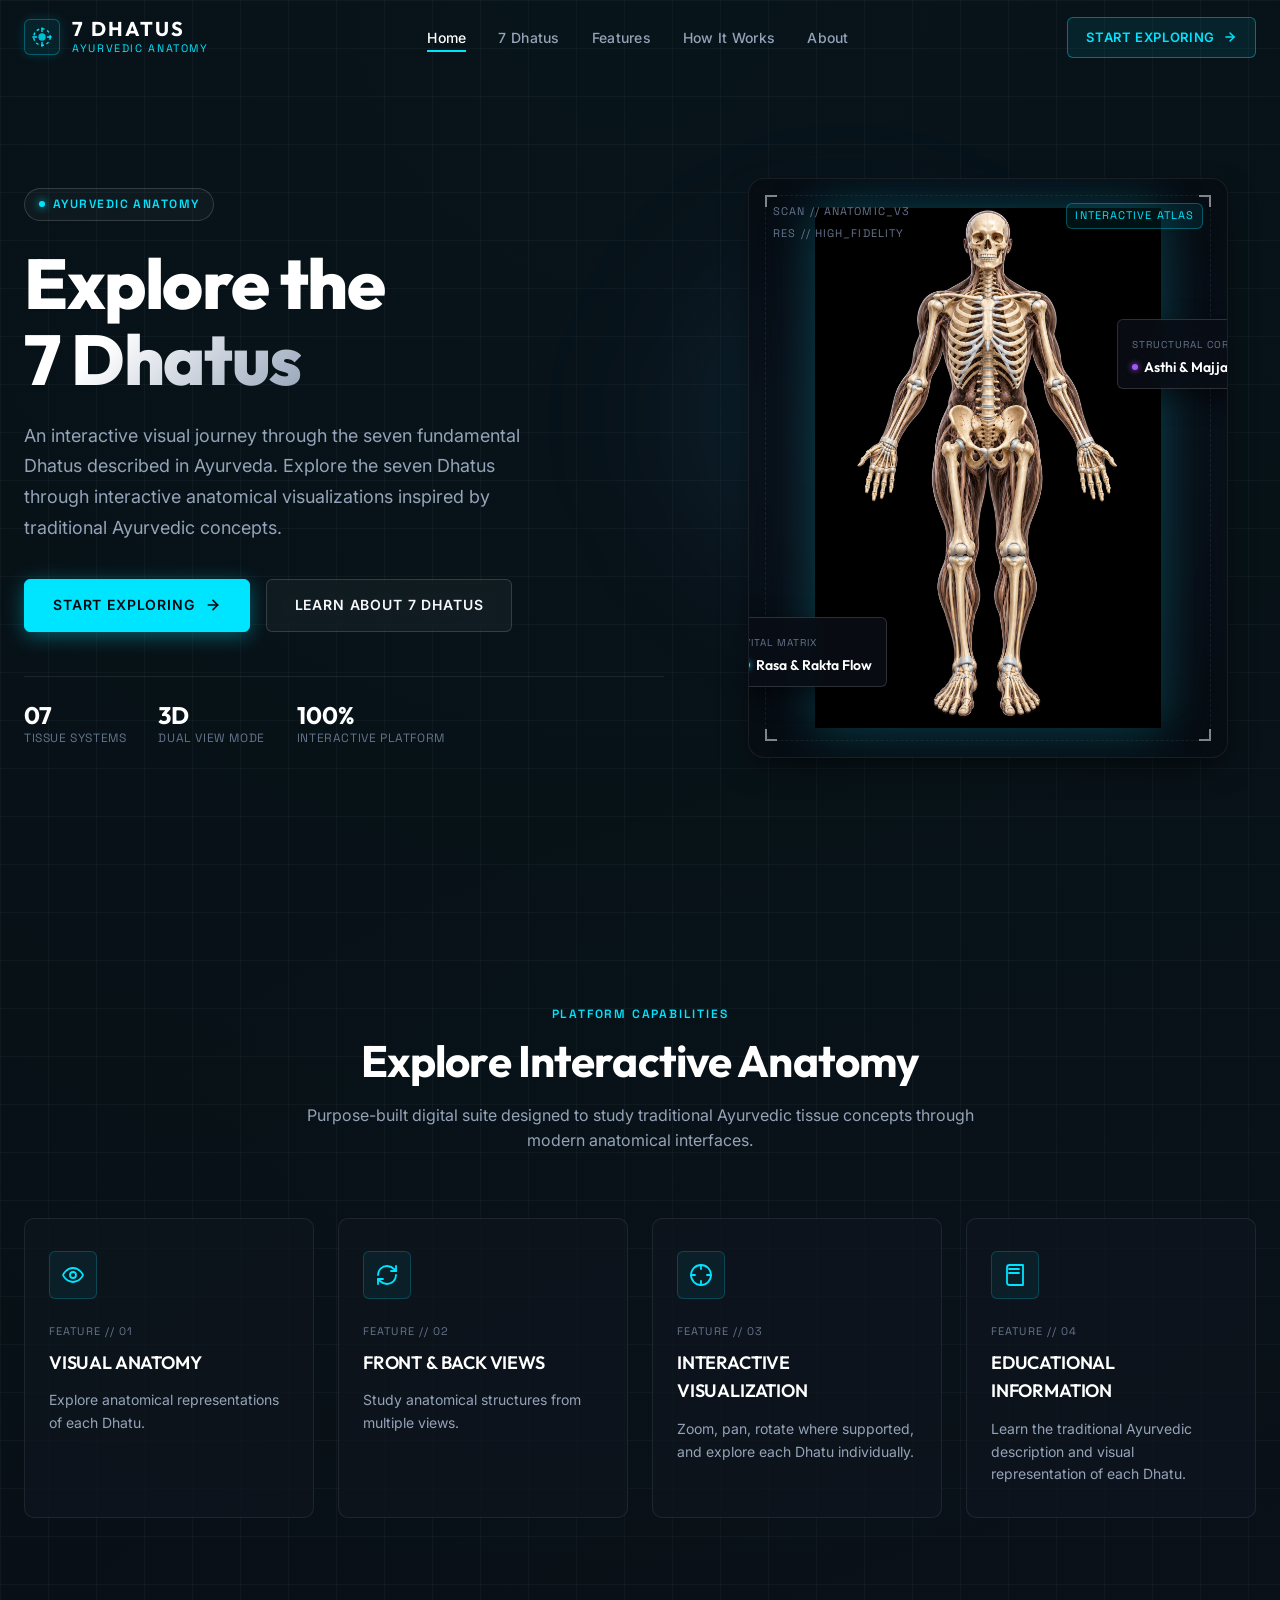
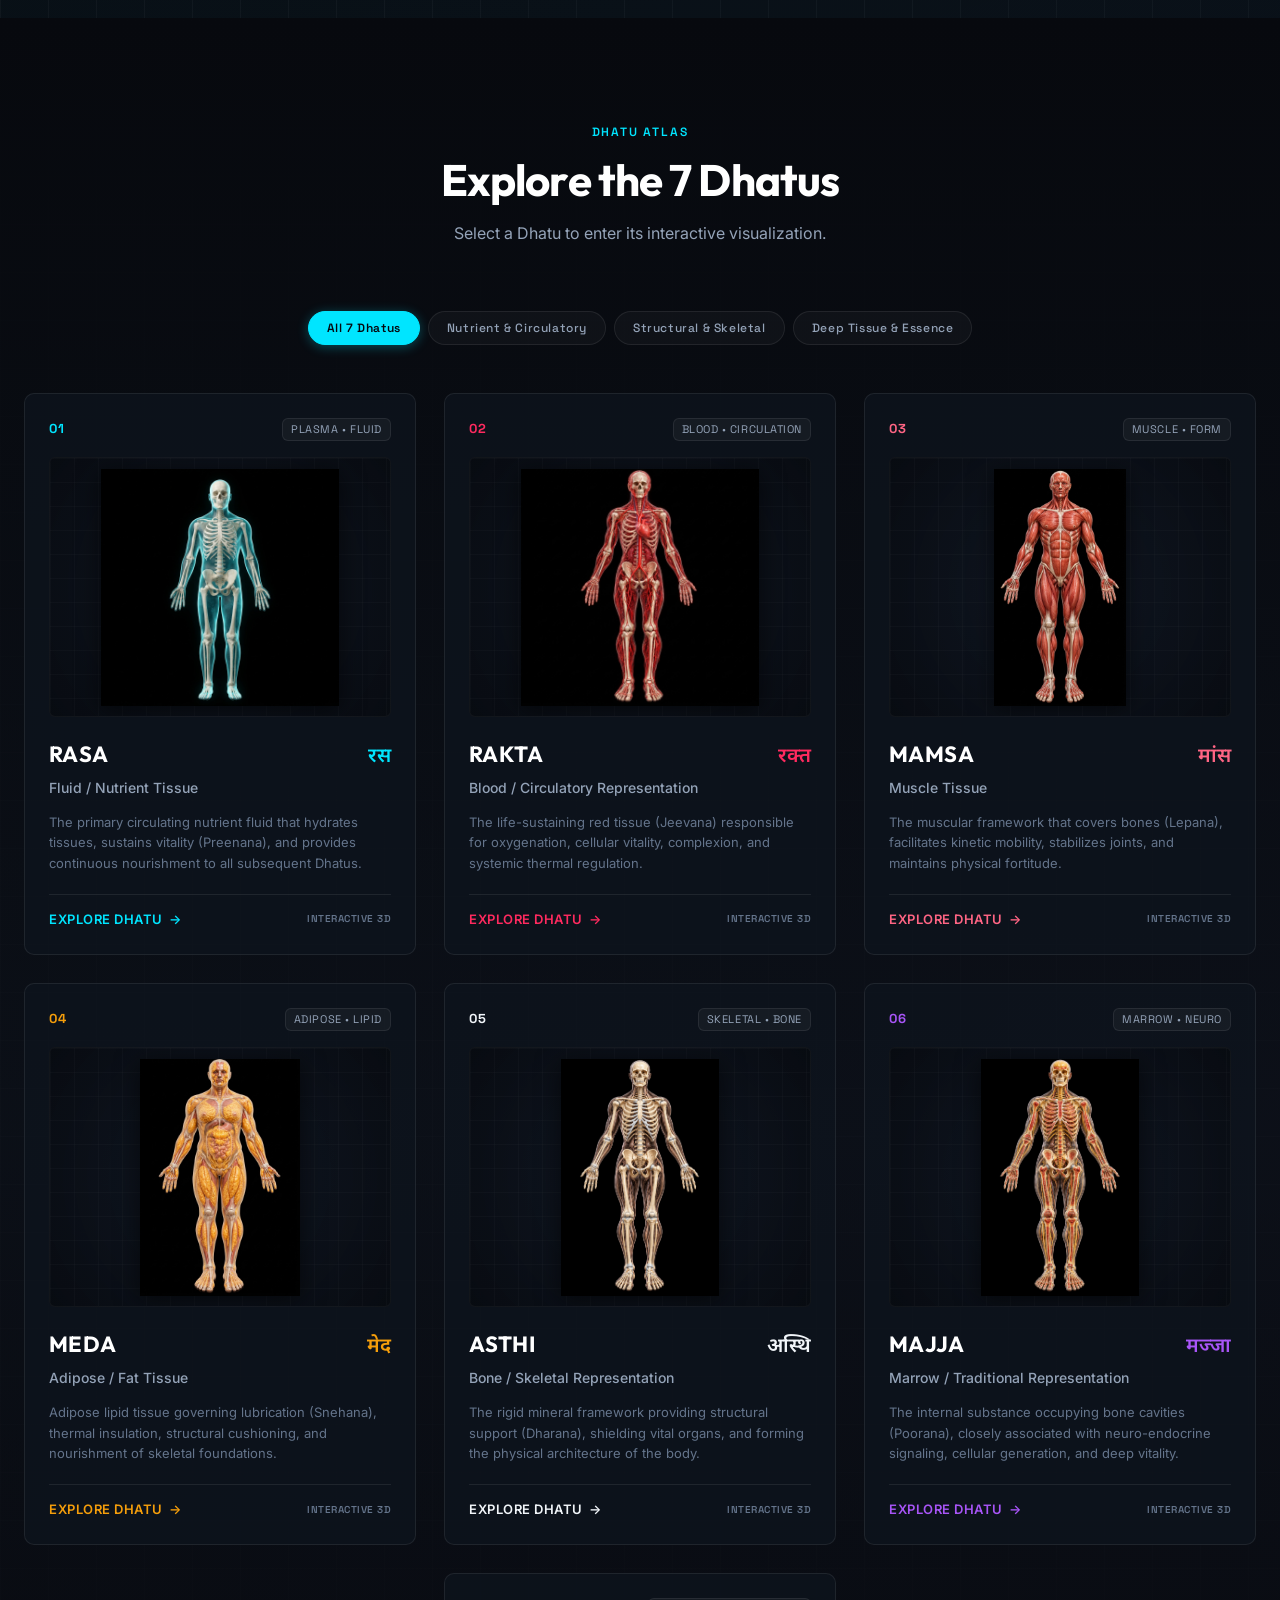
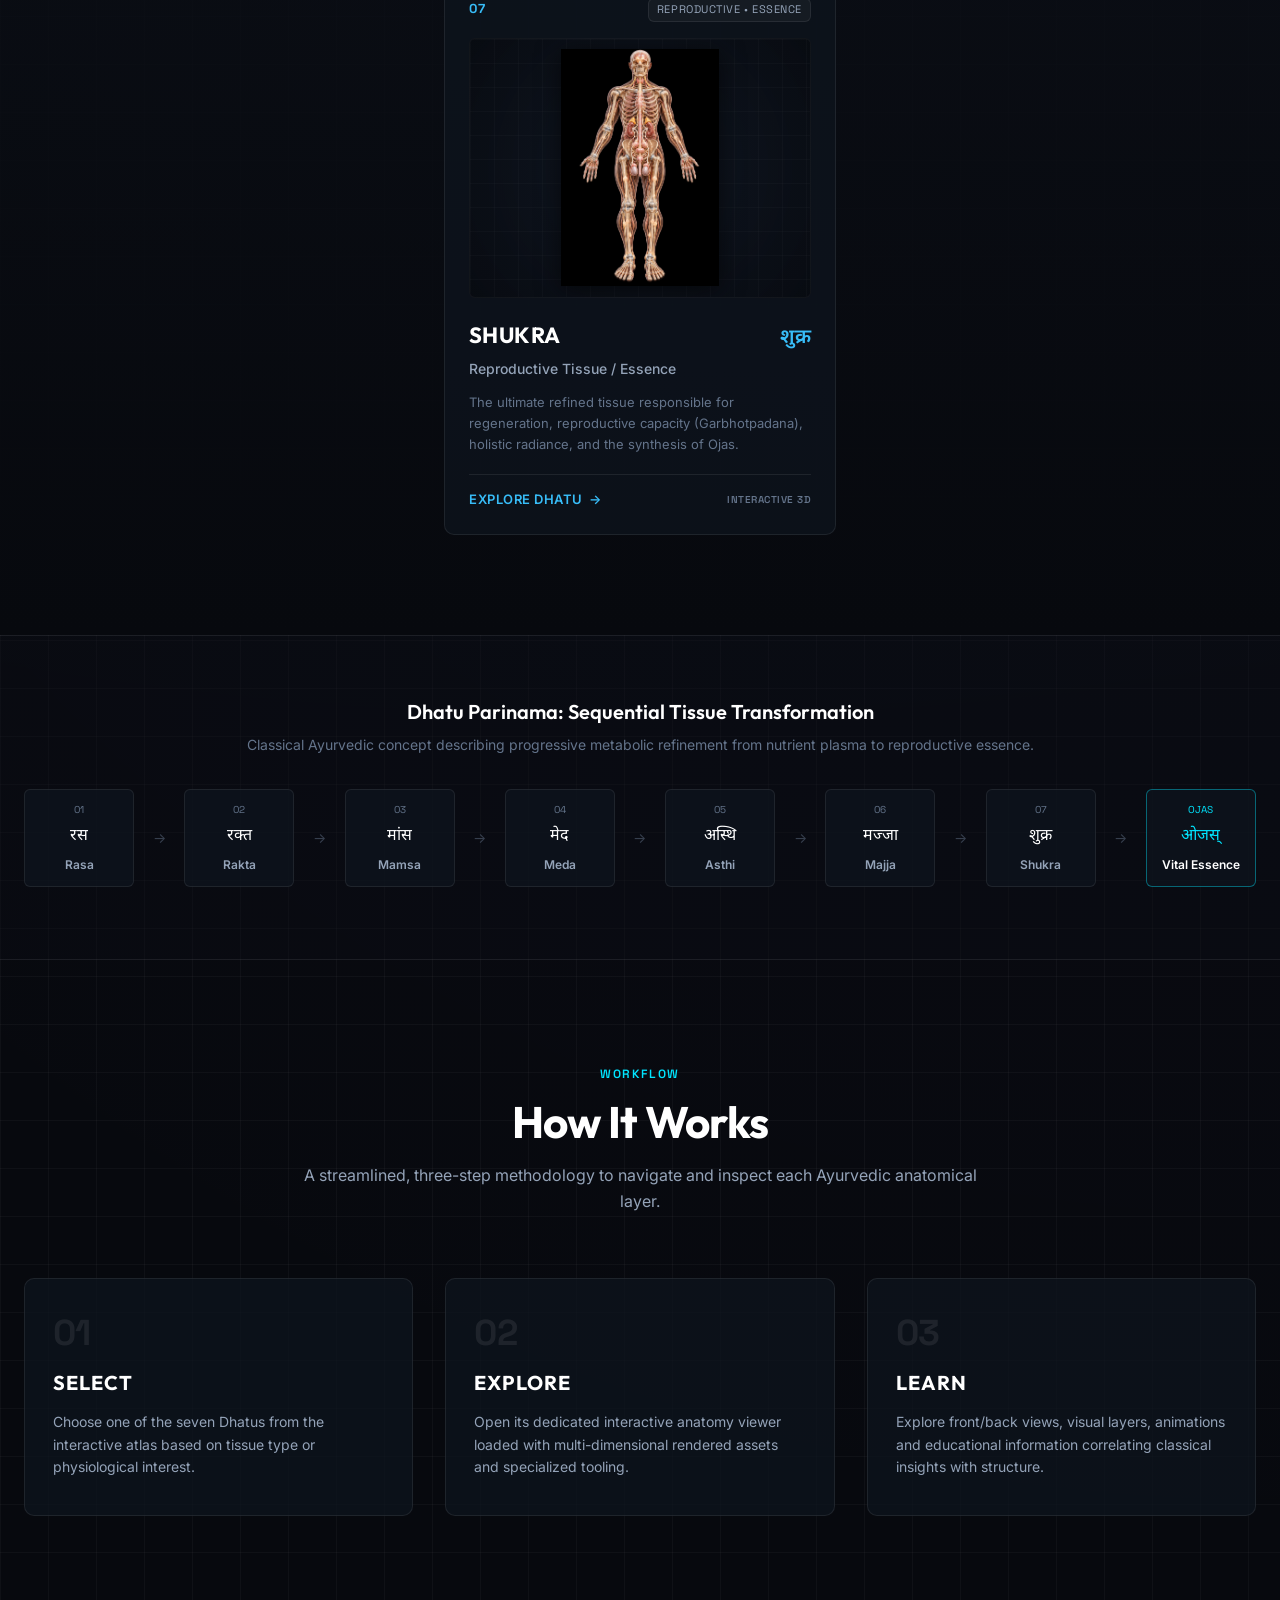
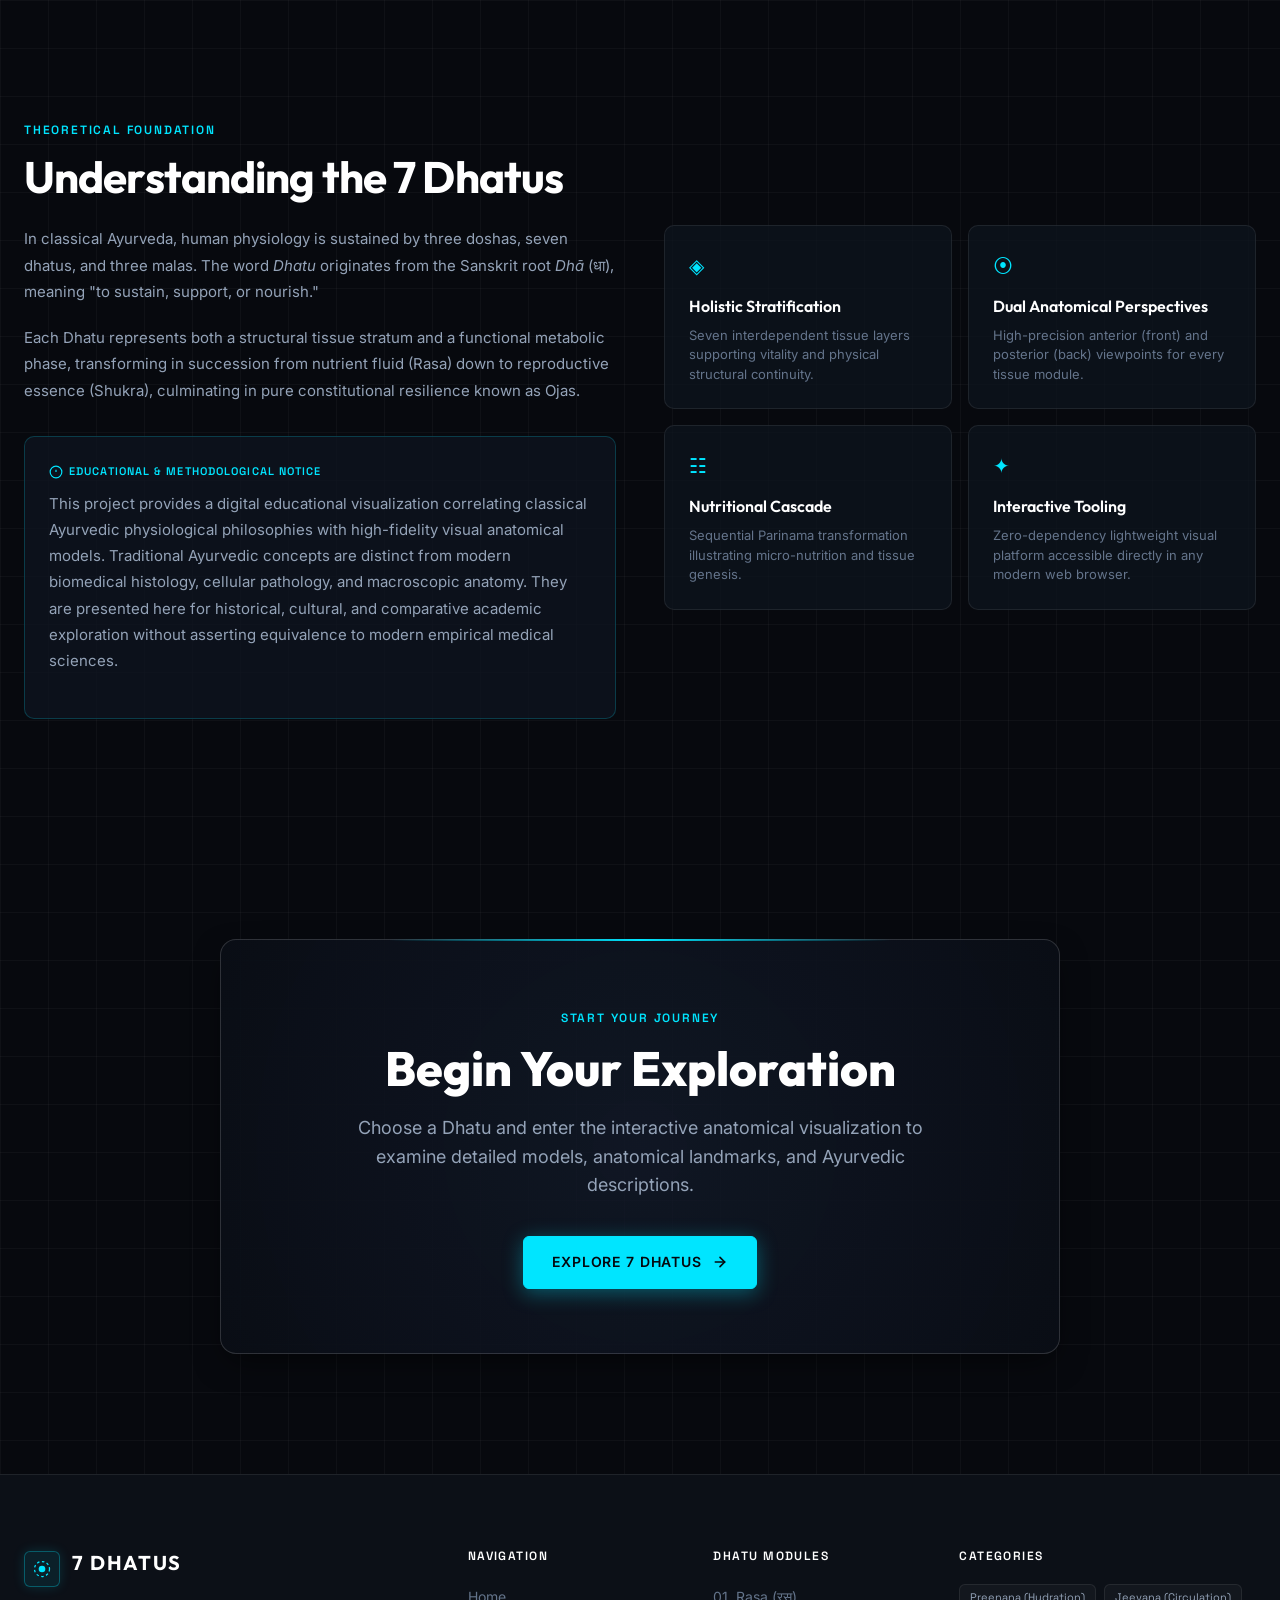
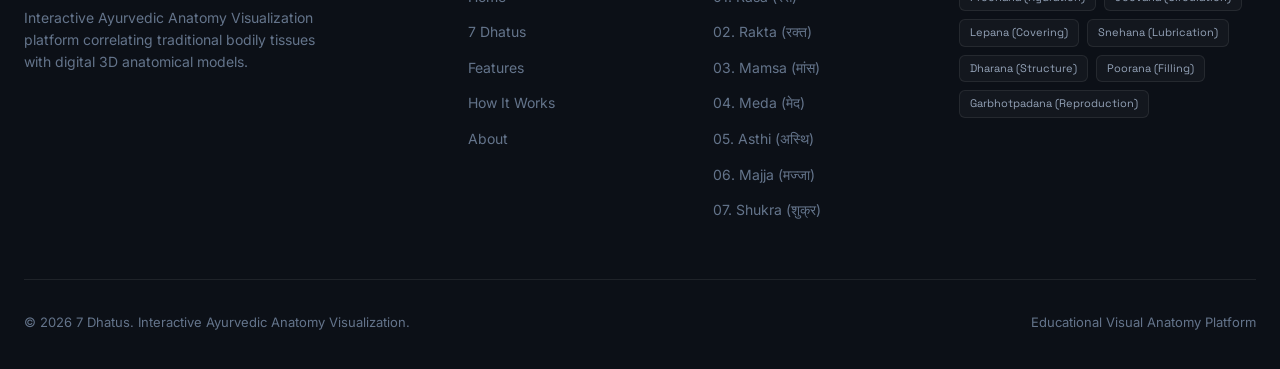
<file: index.html>
<!DOCTYPE html>
<html lang="en">
<head>
    <meta charset="UTF-8">
    <meta name="viewport" content="width=device-width, initial-scale=1.0">
    <title>7 DHATUS — Interactive Ayurvedic Anatomy Visualization</title>
    <meta name="description" content="Explore the seven fundamental Dhatus through interactive anatomical visualizations inspired by traditional Ayurvedic concepts and modern scientific design.">

    <!-- Google Fonts Preconnect -->
    <link rel="preconnect" href="https://fonts.googleapis.com">
    <link rel="preconnect" href="https://fonts.gstatic.com" crossorigin>
    <link href="https://fonts.googleapis.com/css2?family=Inter:wght@300;400;500;600;700&family=Noto+Sans+Devanagari:wght@400;600;700&family=Outfit:wght@400;500;600;700;800&family=Space+Grotesk:wght@500;600;700&display=swap" rel="stylesheet">

    <!-- Stylesheet -->
    <link rel="stylesheet" href="home.css">
</head>
<body>

    <!-- ======================================================================
         TOP NAVIGATION BAR
         ====================================================================== -->
    <header class="site-header" id="navbar">
        <div class="container nav-wrapper">
            <!-- Brand Logo -->
            <a href="#hero" class="logo-brand" aria-label="7 Dhatus Home">
                <div class="logo-icon" aria-hidden="true">
                    <svg width="22" height="22" viewBox="0 0 24 24" fill="none" xmlns="http://www.w3.org/2000/svg">
                        <circle cx="12" cy="12" r="9" stroke="#00e5ff" stroke-width="1.5" stroke-dasharray="3 3"/>
                        <circle cx="12" cy="12" r="4" fill="#00e5ff" fill-opacity="0.8"/>
                        <path d="M12 2V6M12 18V22M2 12H6M18 12H22" stroke="#00e5ff" stroke-width="1.5" stroke-linecap="round"/>
                    </svg>
                </div>
                <div class="logo-text-group">
                    <span class="logo-title">7 DHATUS</span>
                    <span class="logo-subtitle">Ayurvedic Anatomy</span>
                </div>
            </a>

            <!-- Navigation Links -->
            <nav>
                <ul class="nav-menu">
                    <li><a href="#hero" class="nav-link active">Home</a></li>
                    <li><a href="#atlas" class="nav-link">7 Dhatus</a></li>
                    <li><a href="#features" class="nav-link">Features</a></li>
                    <li><a href="#how-it-works" class="nav-link">How It Works</a></li>
                    <li><a href="#about" class="nav-link">About</a></li>
                </ul>
            </nav>

            <!-- Right CTA Button -->
            <a href="#atlas" class="nav-cta-btn">
                <span>Start Exploring</span>
                <svg width="14" height="14" viewBox="0 0 24 24" fill="none" stroke="currentColor" stroke-width="2.5" stroke-linecap="round" stroke-linejoin="round" aria-hidden="true">
                    <line x1="5" y1="12" x2="19" y2="12"></line>
                    <polyline points="12 5 19 12 12 19"></polyline>
                </svg>
            </a>

            <!-- Mobile Menu Toggle Button -->
            <button class="mobile-toggle" aria-label="Toggle navigation menu" aria-expanded="false">
                <svg width="24" height="24" fill="none" stroke="currentColor" viewBox="0 0 24 24">
                    <path stroke-linecap="round" stroke-linejoin="round" stroke-width="2" d="M4 6h16M4 12h16M4 18h16"/>
                </svg>
            </button>
        </div>
    </header>

    <!-- Mobile Drawer -->
    <div class="mobile-drawer" id="mobile-drawer">
        <a href="#hero">Home</a>
        <a href="#atlas">7 Dhatus</a>
        <a href="#features">Features</a>
        <a href="#how-it-works">How It Works</a>
        <a href="#about">About</a>
        <a href="#atlas" class="text-cyan font-bold" style="margin-top: 8px;">Start Exploring &rarr;</a>
    </div>

    <!-- ======================================================================
         HERO SECTION
         ====================================================================== -->
    <section class="hero-section" id="hero">
        <div class="hero-glow" aria-hidden="true"></div>
        <div class="container hero-grid">
            <!-- Left Content Column -->
            <div class="hero-content">
                <div class="hero-badge">
                    <span class="pulse-dot" aria-hidden="true"></span>
                    <span>AYURVEDIC ANATOMY</span>
                </div>

                <h1 class="hero-title">
                    Explore the<br>
                    <span class="text-gradient">7 Dhatus</span>
                </h1>

                <p class="hero-description">
                    An interactive visual journey through the seven fundamental Dhatus described in Ayurveda. Explore the seven Dhatus through interactive anatomical visualizations inspired by traditional Ayurvedic concepts.
                </p>

                <div class="hero-actions">
                    <a href="#atlas" class="btn btn-primary" id="hero-btn-explore">
                        <span>START EXPLORING</span>
                        <svg width="16" height="16" viewBox="0 0 24 24" fill="none" stroke="currentColor" stroke-width="2.5" stroke-linecap="round" stroke-linejoin="round" aria-hidden="true">
                            <line x1="5" y1="12" x2="19" y2="12"></line>
                            <polyline points="12 5 19 12 12 19"></polyline>
                        </svg>
                    </a>
                    <a href="#about" class="btn btn-secondary" id="hero-btn-about">
                        <span>LEARN ABOUT 7 DHATUS</span>
                    </a>
                </div>

                <div class="hero-specs">
                    <div class="spec-item">
                        <span class="spec-val">07</span>
                        <span class="spec-label">Tissue Systems</span>
                    </div>
                    <div class="spec-item">
                        <span class="spec-val">3D</span>
                        <span class="spec-label">Dual View Mode</span>
                    </div>
                    <div class="spec-item">
                        <span class="spec-val">100%</span>
                        <span class="spec-label">Interactive Platform</span>
                    </div>
                </div>
            </div>

            <!-- Right Anatomical Viewport Column -->
            <div class="hero-visual-wrapper">
                <div class="anatomy-viewport">
                    <!-- HUD / Technical Reticle Layer -->
                    <div class="viewport-reticle">
                        <div class="corner-marker corner-tl"></div>
                        <div class="corner-marker corner-tr"></div>
                        <div class="corner-marker corner-bl"></div>
                        <div class="corner-marker corner-br"></div>
                    </div>

                    <div class="viewport-coords">
                        <span>SCAN // ANATOMIC_V3</span>
                        <span>RES // HIGH_FIDELITY</span>
                    </div>

                    <div class="viewport-mode-tag">
                        <span>INTERACTIVE ATLAS</span>
                    </div>

                    <!-- Anatomical Silhouette / Model (Asthi Bone Structure Baseline) -->
                    <img src="./Asthi/asthi_dhatu_front.png" alt="Ayurvedic Human Anatomical Visualization" class="anatomy-silhouette">

                    <!-- Floating HUD Markers -->
                    <div class="hud-card hud-card-left">
                        <span class="hud-label">VITAL MATRIX</span>
                        <div class="hud-value">
                            <span class="hud-dot dot-cyan"></span>
                            <span>Rasa &amp; Rakta Flow</span>
                        </div>
                    </div>

                    <div class="hud-card hud-card-right">
                        <span class="hud-label">STRUCTURAL CORE</span>
                        <div class="hud-value">
                            <span class="hud-dot dot-purple"></span>
                            <span>Asthi &amp; Majja</span>
                        </div>
                    </div>
                </div>
            </div>
        </div>
    </section>

    <!-- ======================================================================
         FEATURE SECTION
         ====================================================================== -->
    <section class="section-spacing" id="features">
        <div class="container">
            <div class="section-header">
                <span class="section-label">PLATFORM CAPABILITIES</span>
                <h2 class="section-title">Explore Interactive Anatomy</h2>
                <p class="section-subtitle">
                    Purpose-built digital suite designed to study traditional Ayurvedic tissue concepts through modern anatomical interfaces.
                </p>
            </div>

            <div class="features-grid">
                <!-- Feature 1: Visual Anatomy -->
                <div class="feature-card">
                    <div class="feature-icon-box">
                        <svg width="24" height="24" viewBox="0 0 24 24" fill="none" stroke="currentColor" stroke-width="1.8" stroke-linecap="round" stroke-linejoin="round">
                            <path d="M2 12s3-7 10-7 10 7 10 7-3 7-10 7-10-7-10-7Z"></path>
                            <circle cx="12" cy="12" r="3"></circle>
                        </svg>
                    </div>
                    <div class="feature-number">FEATURE // 01</div>
                    <h3 class="feature-title">VISUAL ANATOMY</h3>
                    <p class="feature-desc">Explore anatomical representations of each Dhatu.</p>
                </div>

                <!-- Feature 2: Front & Back Views -->
                <div class="feature-card">
                    <div class="feature-icon-box">
                        <svg width="24" height="24" viewBox="0 0 24 24" fill="none" stroke="currentColor" stroke-width="1.8" stroke-linecap="round" stroke-linejoin="round">
                            <path d="M3 12a9 9 0 0 1 9-9 9.75 9.75 0 0 1 6.74 2.74L21 8"></path>
                            <path d="M21 3v5h-5"></path>
                            <path d="M21 12a9 9 0 0 1-9 9 9.75 9.75 0 0 1-6.74-2.74L3 16"></path>
                            <path d="M3 21v-5h5"></path>
                        </svg>
                    </div>
                    <div class="feature-number">FEATURE // 02</div>
                    <h3 class="feature-title">FRONT &amp; BACK VIEWS</h3>
                    <p class="feature-desc">Study anatomical structures from multiple views.</p>
                </div>

                <!-- Feature 3: Interactive Visualization -->
                <div class="feature-card">
                    <div class="feature-icon-box">
                        <svg width="24" height="24" viewBox="0 0 24 24" fill="none" stroke="currentColor" stroke-width="1.8" stroke-linecap="round" stroke-linejoin="round">
                            <circle cx="12" cy="12" r="10"></circle>
                            <line x1="22" y1="12" x2="18" y2="12"></line>
                            <line x1="6" y1="12" x2="2" y2="12"></line>
                            <line x1="12" y1="6" x2="12" y2="2"></line>
                            <line x1="12" y1="22" x2="12" y2="18"></line>
                        </svg>
                    </div>
                    <div class="feature-number">FEATURE // 03</div>
                    <h3 class="feature-title">INTERACTIVE VISUALIZATION</h3>
                    <p class="feature-desc">Zoom, pan, rotate where supported, and explore each Dhatu individually.</p>
                </div>

                <!-- Feature 4: Educational Information -->
                <div class="feature-card">
                    <div class="feature-icon-box">
                        <svg width="24" height="24" viewBox="0 0 24 24" fill="none" stroke="currentColor" stroke-width="1.8" stroke-linecap="round" stroke-linejoin="round">
                            <path d="M4 19.5v-15A2.5 2.5 0 0 1 6.5 2H20v20H6.5a2.5 2.5 0 0 1-2.5-2.5Z"></path>
                            <path d="M6 6h10"></path>
                            <path d="M6 10h10"></path>
                        </svg>
                    </div>
                    <div class="feature-number">FEATURE // 04</div>
                    <h3 class="feature-title">EDUCATIONAL INFORMATION</h3>
                    <p class="feature-desc">Learn the traditional Ayurvedic description and visual representation of each Dhatu.</p>
                </div>
            </div>
        </div>
    </section>

    <!-- ======================================================================
         MAIN DHATU ATLAS SECTION (FLAGSHIP)
         ====================================================================== -->
    <section class="section-spacing atlas-section" id="atlas">
        <div class="container">
            <div class="section-header">
                <span class="section-label">DHATU ATLAS</span>
                <h2 class="section-title">Explore the 7 Dhatus</h2>
                <p class="section-subtitle">Select a Dhatu to enter its interactive visualization.</p>
            </div>

            <!-- Atlas Filter Category Tabs -->
            <div class="atlas-filter-bar" role="tablist" aria-label="Filter Dhatus">
                <button class="filter-btn active" data-filter="all" role="tab" aria-selected="true">All 7 Dhatus</button>
                <button class="filter-btn" data-filter="fluid" role="tab" aria-selected="false">Nutrient &amp; Circulatory</button>
                <button class="filter-btn" data-filter="structural" role="tab" aria-selected="false">Structural &amp; Skeletal</button>
                <button class="filter-btn" data-filter="essence" role="tab" aria-selected="false">Deep Tissue &amp; Essence</button>
            </div>

            <!-- The 7 Dhatu Cards Grid -->
            <div class="atlas-grid">

                <!-- 01. RASA DHATU -->
                <a href="./Rasa/index.html" class="atlas-card card-rasa" data-category="fluid" id="card-rasa">
                    <div class="card-header-bar">
                        <span class="card-num-badge">01</span>
                        <span class="card-category-tag">Plasma &bull; Fluid</span>
                    </div>

                    <div class="card-image-stage">
                        <img src="./Rasa/rasa_dhatu_front_3d.png" alt="Rasa Dhatu Anatomical Visualization" class="card-dhatu-img" loading="lazy">
                    </div>

                    <div class="card-body">
                        <div class="card-name-row">
                            <span class="card-title-latin">RASA</span>
                            <span class="card-title-sanskrit">रस</span>
                        </div>
                        <div class="card-function-subtitle">Fluid / Nutrient Tissue</div>
                        <p class="card-description">
                            The primary circulating nutrient fluid that hydrates tissues, sustains vitality (Preenana), and provides continuous nourishment to all subsequent Dhatus.
                        </p>
                        <div class="card-action-bar">
                            <span class="action-label">
                                <span>Explore Dhatu</span>
                                <span class="action-arrow">&rarr;</span>
                            </span>
                            <span class="card-view-badge">Interactive 3D</span>
                        </div>
                    </div>
                </a>

                <!-- 02. RAKTA DHATU -->
                <a href="./Rakta/index.html" class="atlas-card card-rakta" data-category="fluid" id="card-rakta">
                    <div class="card-header-bar">
                        <span class="card-num-badge">02</span>
                        <span class="card-category-tag">Blood &bull; Circulation</span>
                    </div>

                    <div class="card-image-stage">
                        <img src="./Rakta/rakta_dhatu_front_3d.png" alt="Rakta Dhatu Anatomical Visualization" class="card-dhatu-img" loading="lazy">
                    </div>

                    <div class="card-body">
                        <div class="card-name-row">
                            <span class="card-title-latin">RAKTA</span>
                            <span class="card-title-sanskrit">रक्त</span>
                        </div>
                        <div class="card-function-subtitle">Blood / Circulatory Representation</div>
                        <p class="card-description">
                            The life-sustaining red tissue (Jeevana) responsible for oxygenation, cellular vitality, complexion, and systemic thermal regulation.
                        </p>
                        <div class="card-action-bar">
                            <span class="action-label">
                                <span>Explore Dhatu</span>
                                <span class="action-arrow">&rarr;</span>
                            </span>
                            <span class="card-view-badge">Interactive 3D</span>
                        </div>
                    </div>
                </a>

                <!-- 03. MAMSA DHATU -->
                <a href="./Mamsa/index.html" class="atlas-card card-mamsa" data-category="structural" id="card-mamsa">
                    <div class="card-header-bar">
                        <span class="card-num-badge">03</span>
                        <span class="card-category-tag">Muscle &bull; Form</span>
                    </div>

                    <div class="card-image-stage">
                        <img src="./Mamsa/mamsa_dhatu_front_3d.jpg" alt="Mamsa Dhatu Anatomical Visualization" class="card-dhatu-img" loading="lazy">
                    </div>

                    <div class="card-body">
                        <div class="card-name-row">
                            <span class="card-title-latin">MAMSA</span>
                            <span class="card-title-sanskrit">मांस</span>
                        </div>
                        <div class="card-function-subtitle">Muscle Tissue</div>
                        <p class="card-description">
                            The muscular framework that covers bones (Lepana), facilitates kinetic mobility, stabilizes joints, and maintains physical fortitude.
                        </p>
                        <div class="card-action-bar">
                            <span class="action-label">
                                <span>Explore Dhatu</span>
                                <span class="action-arrow">&rarr;</span>
                            </span>
                            <span class="card-view-badge">Interactive 3D</span>
                        </div>
                    </div>
                </a>

                <!-- 04. MEDA DHATU -->
                <a href="./Meda/index.html" class="atlas-card card-meda" data-category="structural" id="card-meda">
                    <div class="card-header-bar">
                        <span class="card-num-badge">04</span>
                        <span class="card-category-tag">Adipose &bull; Lipid</span>
                    </div>

                    <div class="card-image-stage">
                        <img src="./Meda/assets/meda_front_3d.jpg" alt="Meda Dhatu Anatomical Visualization" class="card-dhatu-img" loading="lazy">
                    </div>

                    <div class="card-body">
                        <div class="card-name-row">
                            <span class="card-title-latin">MEDA</span>
                            <span class="card-title-sanskrit">मेद</span>
                        </div>
                        <div class="card-function-subtitle">Adipose / Fat Tissue</div>
                        <p class="card-description">
                            Adipose lipid tissue governing lubrication (Snehana), thermal insulation, structural cushioning, and nourishment of skeletal foundations.
                        </p>
                        <div class="card-action-bar">
                            <span class="action-label">
                                <span>Explore Dhatu</span>
                                <span class="action-arrow">&rarr;</span>
                            </span>
                            <span class="card-view-badge">Interactive 3D</span>
                        </div>
                    </div>
                </a>

                <!-- 05. ASTHI DHATU -->
                <a href="./Asthi/index.html" class="atlas-card card-asthi" data-category="structural" id="card-asthi">
                    <div class="card-header-bar">
                        <span class="card-num-badge">05</span>
                        <span class="card-category-tag">Skeletal &bull; Bone</span>
                    </div>

                    <div class="card-image-stage">
                        <img src="./Asthi/asthi_dhatu_front.png" alt="Asthi Dhatu Anatomical Visualization" class="card-dhatu-img" loading="lazy">
                    </div>

                    <div class="card-body">
                        <div class="card-name-row">
                            <span class="card-title-latin">ASTHI</span>
                            <span class="card-title-sanskrit">अस्थि</span>
                        </div>
                        <div class="card-function-subtitle">Bone / Skeletal Representation</div>
                        <p class="card-description">
                            The rigid mineral framework providing structural support (Dharana), shielding vital organs, and forming the physical architecture of the body.
                        </p>
                        <div class="card-action-bar">
                            <span class="action-label">
                                <span>Explore Dhatu</span>
                                <span class="action-arrow">&rarr;</span>
                            </span>
                            <span class="card-view-badge">Interactive 3D</span>
                        </div>
                    </div>
                </a>

                <!-- 06. MAJJA DHATU -->
                <a href="./Majja/index.html" class="atlas-card card-majja" data-category="essence" id="card-majja">
                    <div class="card-header-bar">
                        <span class="card-num-badge">06</span>
                        <span class="card-category-tag">Marrow &bull; Neuro</span>
                    </div>

                    <div class="card-image-stage">
                        <img src="./Majja/assets/majja_front_view.png" alt="Majja Dhatu Anatomical Visualization" class="card-dhatu-img" loading="lazy">
                    </div>

                    <div class="card-body">
                        <div class="card-name-row">
                            <span class="card-title-latin">MAJJA</span>
                            <span class="card-title-sanskrit">मज्जा</span>
                        </div>
                        <div class="card-function-subtitle">Marrow / Traditional Representation</div>
                        <p class="card-description">
                            The internal substance occupying bone cavities (Poorana), closely associated with neuro-endocrine signaling, cellular generation, and deep vitality.
                        </p>
                        <div class="card-action-bar">
                            <span class="action-label">
                                <span>Explore Dhatu</span>
                                <span class="action-arrow">&rarr;</span>
                            </span>
                            <span class="card-view-badge">Interactive 3D</span>
                        </div>
                    </div>
                </a>

                <!-- 07. SHUKRA DHATU -->
                <a href="./Shukra/index.html" class="atlas-card card-shukra" data-category="essence" id="card-shukra">
                    <div class="card-header-bar">
                        <span class="card-num-badge">07</span>
                        <span class="card-category-tag">Reproductive &bull; Essence</span>
                    </div>

                    <div class="card-image-stage">
                        <img src="./Shukra/assets/shukra_dhatu_front.png" alt="Shukra Dhatu Anatomical Visualization" class="card-dhatu-img" loading="lazy">
                    </div>

                    <div class="card-body">
                        <div class="card-name-row">
                            <span class="card-title-latin">SHUKRA</span>
                            <span class="card-title-sanskrit">शुक्र</span>
                        </div>
                        <div class="card-function-subtitle">Reproductive Tissue / Essence</div>
                        <p class="card-description">
                            The ultimate refined tissue responsible for regeneration, reproductive capacity (Garbhotpadana), holistic radiance, and the synthesis of Ojas.
                        </p>
                        <div class="card-action-bar">
                            <span class="action-label">
                                <span>Explore Dhatu</span>
                                <span class="action-arrow">&rarr;</span>
                            </span>
                            <span class="card-view-badge">Interactive 3D</span>
                        </div>
                    </div>
                </a>

            </div>
        </div>
    </section>

    <!-- ======================================================================
         DHATU METABOLIC SEQUENCE (PARINAMA FLOW STRIP)
         ====================================================================== -->
    <div class="parinama-section" aria-label="Dhatu Parinama Sequential Progression">
        <div class="container">
            <div class="parinama-header">
                <h3>Dhatu Parinama: Sequential Tissue Transformation</h3>
                <p>Classical Ayurvedic concept describing progressive metabolic refinement from nutrient plasma to reproductive essence.</p>
            </div>

            <div class="parinama-flow">
                <div class="flow-node">
                    <span class="flow-node-index">01</span>
                    <span class="flow-node-sanskrit">रस</span>
                    <span class="flow-node-name">Rasa</span>
                </div>
                <div class="flow-arrow" aria-hidden="true">&rarr;</div>

                <div class="flow-node">
                    <span class="flow-node-index">02</span>
                    <span class="flow-node-sanskrit">रक्त</span>
                    <span class="flow-node-name">Rakta</span>
                </div>
                <div class="flow-arrow" aria-hidden="true">&rarr;</div>

                <div class="flow-node">
                    <span class="flow-node-index">03</span>
                    <span class="flow-node-sanskrit">मांस</span>
                    <span class="flow-node-name">Mamsa</span>
                </div>
                <div class="flow-arrow" aria-hidden="true">&rarr;</div>

                <div class="flow-node">
                    <span class="flow-node-index">04</span>
                    <span class="flow-node-sanskrit">मेद</span>
                    <span class="flow-node-name">Meda</span>
                </div>
                <div class="flow-arrow" aria-hidden="true">&rarr;</div>

                <div class="flow-node">
                    <span class="flow-node-index">05</span>
                    <span class="flow-node-sanskrit">अस्थि</span>
                    <span class="flow-node-name">Asthi</span>
                </div>
                <div class="flow-arrow" aria-hidden="true">&rarr;</div>

                <div class="flow-node">
                    <span class="flow-node-index">06</span>
                    <span class="flow-node-sanskrit">मज्जा</span>
                    <span class="flow-node-name">Majja</span>
                </div>
                <div class="flow-arrow" aria-hidden="true">&rarr;</div>

                <div class="flow-node">
                    <span class="flow-node-index">07</span>
                    <span class="flow-node-sanskrit">शुक्र</span>
                    <span class="flow-node-name">Shukra</span>
                </div>
                <div class="flow-arrow" aria-hidden="true">&rarr;</div>

                <div class="flow-node" style="border-color: rgba(0, 229, 255, 0.4);">
                    <span class="flow-node-index" style="color: var(--brand-cyan);">OJAS</span>
                    <span class="flow-node-sanskrit" style="color: var(--brand-cyan);">ओजस्</span>
                    <span class="flow-node-name" style="color: #ffffff;">Vital Essence</span>
                </div>
            </div>
        </div>
    </div>

    <!-- ======================================================================
         HOW IT WORKS SECTION
         ====================================================================== -->
    <section class="section-spacing" id="how-it-works">
        <div class="container">
            <div class="section-header">
                <span class="section-label">WORKFLOW</span>
                <h2 class="section-title">How It Works</h2>
                <p class="section-subtitle">
                    A streamlined, three-step methodology to navigate and inspect each Ayurvedic anatomical layer.
                </p>
            </div>

            <div class="steps-grid">
                <!-- Step 1 -->
                <div class="step-card">
                    <div class="step-number">01</div>
                    <h3 class="step-title">SELECT</h3>
                    <p class="step-desc">
                        Choose one of the seven Dhatus from the interactive atlas based on tissue type or physiological interest.
                    </p>
                </div>

                <!-- Step 2 -->
                <div class="step-card">
                    <div class="step-number">02</div>
                    <h3 class="step-title">EXPLORE</h3>
                    <p class="step-desc">
                        Open its dedicated interactive anatomy viewer loaded with multi-dimensional rendered assets and specialized tooling.
                    </p>
                </div>

                <!-- Step 3 -->
                <div class="step-card">
                    <div class="step-number">03</div>
                    <h3 class="step-title">LEARN</h3>
                    <p class="step-desc">
                        Explore front/back views, visual layers, animations and educational information correlating classical insights with structure.
                    </p>
                </div>
            </div>
        </div>
    </section>

    <!-- ======================================================================
         ABOUT SECTION
         ====================================================================== -->
    <section class="section-spacing" id="about">
        <div class="container">
            <div class="about-grid">
                <div class="about-text">
                    <span class="section-label">THEORETICAL FOUNDATION</span>
                    <h2 class="section-title" style="text-align: left; margin-bottom: 24px;">Understanding the 7 Dhatus</h2>
                    <p>
                        In classical Ayurveda, human physiology is sustained by three doshas, seven dhatus, and three malas. The word <em>Dhatu</em> originates from the Sanskrit root <em>Dhā</em> (धा), meaning "to sustain, support, or nourish."
                    </p>
                    <p>
                        Each Dhatu represents both a structural tissue stratum and a functional metabolic phase, transforming in succession from nutrient fluid (Rasa) down to reproductive essence (Shukra), culminating in pure constitutional resilience known as Ojas.
                    </p>

                    <!-- Scientific & Educational Notice Banner -->
                    <div class="disclaimer-box">
                        <div class="disclaimer-badge">
                            <svg width="14" height="14" viewBox="0 0 24 24" fill="none" stroke="currentColor" stroke-width="2">
                                <circle cx="12" cy="12" r="10"></circle>
                                <line x1="12" y1="8" x2="12" y2="12"></line>
                                <line x1="12" y1="16" x2="12.01" y2="16"></line>
                            </svg>
                            <span>Educational &amp; Methodological Notice</span>
                        </div>
                        <p class="disclaimer-text">
                            This project provides a digital educational visualization correlating classical Ayurvedic physiological philosophies with high-fidelity visual anatomical models. Traditional Ayurvedic concepts are distinct from modern biomedical histology, cellular pathology, and macroscopic anatomy. They are presented here for historical, cultural, and comparative academic exploration without asserting equivalence to modern empirical medical sciences.
                        </p>
                    </div>
                </div>

                <div class="about-highlights">
                    <div class="about-card-stat">
                        <div class="stat-icon">&#x25C8;</div>
                        <h4 class="stat-title">Holistic Stratification</h4>
                        <p class="stat-desc">Seven interdependent tissue layers supporting vitality and physical structural continuity.</p>
                    </div>

                    <div class="about-card-stat">
                        <div class="stat-icon">&#x29BF;</div>
                        <h4 class="stat-title">Dual Anatomical Perspectives</h4>
                        <p class="stat-desc">High-precision anterior (front) and posterior (back) viewpoints for every tissue module.</p>
                    </div>

                    <div class="about-card-stat">
                        <div class="stat-icon">&#x2637;</div>
                        <h4 class="stat-title">Nutritional Cascade</h4>
                        <p class="stat-desc">Sequential Parinama transformation illustrating micro-nutrition and tissue genesis.</p>
                    </div>

                    <div class="about-card-stat">
                        <div class="stat-icon">&#x2726;</div>
                        <h4 class="stat-title">Interactive Tooling</h4>
                        <p class="stat-desc">Zero-dependency lightweight visual platform accessible directly in any modern web browser.</p>
                    </div>
                </div>
            </div>
        </div>
    </section>

    <!-- ======================================================================
         FINAL CALL TO ACTION SECTION
         ====================================================================== -->
    <section class="cta-section">
        <div class="container">
            <div class="cta-box">
                <span class="section-label">START YOUR JOURNEY</span>
                <h2 class="cta-title">Begin Your Exploration</h2>
                <p class="cta-subtitle">
                    Choose a Dhatu and enter the interactive anatomical visualization to examine detailed models, anatomical landmarks, and Ayurvedic descriptions.
                </p>
                <a href="#atlas" class="btn btn-primary" id="cta-btn-explore">
                    <span>EXPLORE 7 DHATUS</span>
                    <svg width="16" height="16" viewBox="0 0 24 24" fill="none" stroke="currentColor" stroke-width="2.5" stroke-linecap="round" stroke-linejoin="round" aria-hidden="true">
                        <line x1="5" y1="12" x2="19" y2="12"></line>
                        <polyline points="12 5 19 12 12 19"></polyline>
                    </svg>
                </a>
            </div>
        </div>
    </section>

    <!-- ======================================================================
         FOOTER
         ====================================================================== -->
    <footer class="site-footer">
        <div class="container">
            <div class="footer-top">
                <!-- Column 1: Brand -->
                <div>
                    <div class="logo-brand" style="margin-bottom: 16px;">
                        <div class="logo-icon" aria-hidden="true">
                            <svg width="20" height="20" viewBox="0 0 24 24" fill="none" xmlns="http://www.w3.org/2000/svg">
                                <circle cx="12" cy="12" r="9" stroke="#00e5ff" stroke-width="1.5" stroke-dasharray="3 3"/>
                                <circle cx="12" cy="12" r="4" fill="#00e5ff"/>
                            </svg>
                        </div>
                        <div class="logo-text-group">
                            <span class="footer-brand-title">7 DHATUS</span>
                        </div>
                    </div>
                    <p class="footer-brand-desc">
                        Interactive Ayurvedic Anatomy Visualization platform correlating traditional bodily tissues with digital 3D anatomical models.
                    </p>
                </div>

                <!-- Column 2: Navigation Links -->
                <div>
                    <div class="footer-heading">NAVIGATION</div>
                    <ul class="footer-links">
                        <li><a href="#hero" class="footer-link">Home</a></li>
                        <li><a href="#atlas" class="footer-link">7 Dhatus</a></li>
                        <li><a href="#features" class="footer-link">Features</a></li>
                        <li><a href="#how-it-works" class="footer-link">How It Works</a></li>
                        <li><a href="#about" class="footer-link">About</a></li>
                    </ul>
                </div>

                <!-- Column 3: Direct Dhatu Launchers -->
                <div>
                    <div class="footer-heading">DHATU MODULES</div>
                    <ul class="footer-links">
                        <li><a href="./Rasa/index.html" class="footer-link">01. Rasa (रस)</a></li>
                        <li><a href="./Rakta/index.html" class="footer-link">02. Rakta (रक्त)</a></li>
                        <li><a href="./Mamsa/index.html" class="footer-link">03. Mamsa (मांस)</a></li>
                        <li><a href="./Meda/index.html" class="footer-link">04. Meda (मेद)</a></li>
                        <li><a href="./Asthi/index.html" class="footer-link">05. Asthi (अस्थि)</a></li>
                        <li><a href="./Majja/index.html" class="footer-link">06. Majja (मज्जा)</a></li>
                        <li><a href="./Shukra/index.html" class="footer-link">07. Shukra (शुक्र)</a></li>
                    </ul>
                </div>

                <!-- Column 4: Quick Overview / Tags -->
                <div>
                    <div class="footer-heading">CATEGORIES</div>
                    <div class="footer-dhatu-tags">
                        <span class="footer-dhatu-tag">Preenana (Hydration)</span>
                        <span class="footer-dhatu-tag">Jeevana (Circulation)</span>
                        <span class="footer-dhatu-tag">Lepana (Covering)</span>
                        <span class="footer-dhatu-tag">Snehana (Lubrication)</span>
                        <span class="footer-dhatu-tag">Dharana (Structure)</span>
                        <span class="footer-dhatu-tag">Poorana (Filling)</span>
                        <span class="footer-dhatu-tag">Garbhotpadana (Reproduction)</span>
                    </div>
                </div>
            </div>

            <!-- Footer Bottom Strip -->
            <div class="footer-bottom">
                <div>&copy; 2026 7 Dhatus. Interactive Ayurvedic Anatomy Visualization.</div>
                <div>Educational Visual Anatomy Platform</div>
            </div>
        </div>
    </footer>

    <!-- JavaScript -->
    <script src="home.js"></script>
</body>
</html>
</file>
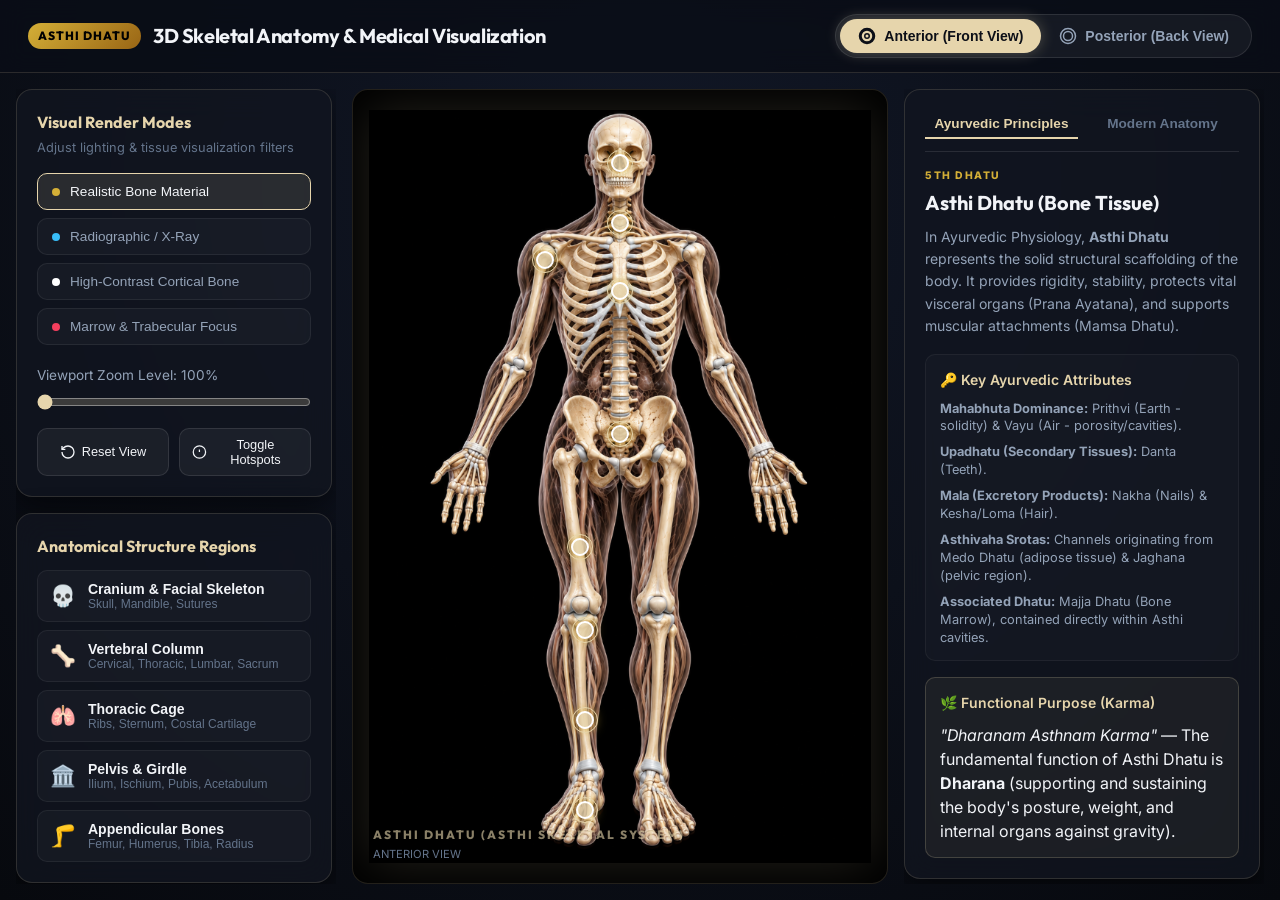
<file: Asthi/index.html>
<!DOCTYPE html>
<html lang="en">
<head>
    <meta charset="UTF-8">
    <meta name="viewport" content="width=device-width, initial-scale=1.0">
    <title>Asthi Dhatu — 3D Medical & Ayurvedic Human Skeletal Visualization</title>
    <meta name="description" content="Interactive 3D medical anatomical visualization of Asthi Dhatu (Human Skeletal System & Bone Tissue) featuring anterior and posterior views, anatomical hotspot inspection, and Ayurvedic medical commentary.">
    <!-- Google Fonts -->
    <link rel="preconnect" href="https://fonts.googleapis.com">
    <link rel="preconnect" href="https://fonts.gstatic.com" crossorigin>
    <link href="https://fonts.googleapis.com/css2?family=Inter:wght@300;400;500;600;700&family=Outfit:wght@400;500;600;700;800&display=swap" rel="stylesheet">
    <link rel="stylesheet" href="style.css">
</head>
<body>
    <div class="app-container">
        <!-- Top Navigation Header -->
        <header class="app-header">
            <div class="brand">
                <div class="brand-badge">ASTHI DHATU</div>
                <h1>3D Skeletal Anatomy & Medical Visualization</h1>
            </div>
            <div class="header-controls">
                <div class="view-switcher" role="tablist" aria-label="Anatomical View Selection">
                    <button class="view-btn active" id="btn-front" role="tab" aria-selected="true" onclick="switchView('front')">
                        <svg width="18" height="18" viewBox="0 0 24 24" fill="none" stroke="currentColor" stroke-width="2"><path d="M12 2a10 10 0 1 0 10 10A10 10 0 0 0 12 2zm0 18a8 8 0 1 1 8-8 8 8 0 0 1-8 8z"/><circle cx="12" cy="12" r="3"/></svg>
                        Anterior (Front View)
                    </button>
                    <button class="view-btn" id="btn-back" role="tab" aria-selected="false" onclick="switchView('back')">
                        <svg width="18" height="18" viewBox="0 0 24 24" fill="none" stroke="currentColor" stroke-width="2"><path d="M12 2a10 10 0 1 0 10 10A10 10 0 0 0 12 2zm0 4a6 6 0 1 0 6 6 6 6 0 0 0-6-6z"/></svg>
                        Posterior (Back View)
                    </button>
                </div>
            </div>
        </header>

        <!-- Main Workspace -->
        <main class="main-workspace">
            <!-- Left Sidebar Controls & Layer Render Modes -->
            <aside class="sidebar-left">
                <div class="card panel-controls">
                    <h3>Visual Render Modes</h3>
                    <p class="panel-desc">Adjust lighting & tissue visualization filters</p>
                    <div class="mode-buttons">
                        <button class="mode-btn active" data-mode="natural" onclick="setRenderMode('natural')">
                            <span class="dot gold"></span> Realistic Bone Material
                        </button>
                        <button class="mode-btn" data-mode="xray" onclick="setRenderMode('xray')">
                            <span class="dot cyan"></span> Radiographic / X-Ray
                        </button>
                        <button class="mode-btn" data-mode="bone-focus" onclick="setRenderMode('bone-focus')">
                            <span class="dot white"></span> High-Contrast Cortical Bone
                        </button>
                        <button class="mode-btn" data-mode="marrow" onclick="setRenderMode('marrow')">
                            <span class="dot red"></span> Marrow & Trabecular Focus
                        </button>
                    </div>

                    <div class="slider-group">
                        <label for="zoom-range">Viewport Zoom Level: <span id="zoom-val">100%</span></label>
                        <input type="range" id="zoom-range" min="100" max="300" value="100" oninput="handleZoomSlider(this.value)">
                    </div>

                    <div class="viewport-actions">
                        <button class="action-btn" onclick="resetViewport()">
                            <svg width="16" height="16" viewBox="0 0 24 24" fill="none" stroke="currentColor" stroke-width="2"><path d="M3 12a9 9 0 1 0 9-9 9.75 9.75 0 0 0-6.74 2.74L3 8"/><path d="M3 3v5h5"/></svg>
                            Reset View
                        </button>
                        <button class="action-btn" id="btn-hotspots" onclick="toggleHotspots()">
                            <svg width="16" height="16" viewBox="0 0 24 24" fill="none" stroke="currentColor" stroke-width="2"><circle cx="12" cy="12" r="10"/><line x1="12" y1="8" x2="12" y2="12"/><line x1="12" y1="16" x2="12.01" y2="16"/></svg>
                            Toggle Hotspots
                        </button>
                    </div>
                </div>

                <!-- Anatomical Region Navigation -->
                <div class="card panel-regions">
                    <h3>Anatomical Structure Regions</h3>
                    <div class="region-list">
                        <button class="region-item" onclick="focusRegion('skull')">
                            <span class="region-icon">💀</span>
                            <div class="region-info">
                                <strong>Cranium & Facial Skeleton</strong>
                                <small>Skull, Mandible, Sutures</small>
                            </div>
                        </button>
                        <button class="region-item" onclick="focusRegion('spine')">
                            <span class="region-icon">🦴</span>
                            <div class="region-info">
                                <strong>Vertebral Column</strong>
                                <small>Cervical, Thoracic, Lumbar, Sacrum</small>
                            </div>
                        </button>
                        <button class="region-item" onclick="focusRegion('thorax')">
                            <span class="region-icon">🫁</span>
                            <div class="region-info">
                                <strong>Thoracic Cage</strong>
                                <small>Ribs, Sternum, Costal Cartilage</small>
                            </div>
                        </button>
                        <button class="region-item" onclick="focusRegion('pelvis')">
                            <span class="region-icon">🏛️</span>
                            <div class="region-info">
                                <strong>Pelvis & Girdle</strong>
                                <small>Ilium, Ischium, Pubis, Acetabulum</small>
                            </div>
                        </button>
                        <button class="region-item" onclick="focusRegion('limbs')">
                            <span class="region-icon">🦵</span>
                            <div class="region-info">
                                <strong>Appendicular Bones</strong>
                                <small>Femur, Humerus, Tibia, Radius</small>
                            </div>
                        </button>
                    </div>
                </div>
            </aside>

            <!-- Center Viewport -->
            <section class="viewport-section">
                <div class="viewport-wrapper" id="viewport-container">
                    <div class="viewport-canvas-wrapper" id="canvas-wrapper">
                        <img id="main-render" src="asthi_dhatu_front.png" alt="Asthi Dhatu 3D Medical Visualisation" class="render-img natural">
                        <div id="hotspot-layer" class="hotspot-layer"></div>
                    </div>
                    <div class="viewport-watermark-overlay">
                        <span>ASTHI DHATU (ASTHI SKELETAL SYSTEM)</span>
                        <span id="view-indicator">ANTERIOR VIEW</span>
                    </div>
                </div>
            </section>

            <!-- Right Sidebar Medical & Ayurvedic Information Panel -->
            <aside class="sidebar-right">
                <div class="card panel-info">
                    <div class="tab-header">
                        <button class="tab-btn active" onclick="switchInfoTab('ayurveda')">Ayurvedic Principles</button>
                        <button class="tab-btn" onclick="switchInfoTab('anatomy')">Modern Anatomy</button>
                    </div>

                    <!-- Ayurvedic Content Tab -->
                    <div id="tab-ayurveda" class="tab-content active">
                        <div class="info-block">
                            <div class="info-tag">5TH DHATU</div>
                            <h2>Asthi Dhatu (Bone Tissue)</h2>
                            <p class="summary-text">
                                In Ayurvedic Physiology, <strong>Asthi Dhatu</strong> represents the solid structural scaffolding of the body. It provides rigidity, stability, protects vital visceral organs (Prana Ayatana), and supports muscular attachments (Mamsa Dhatu).
                            </p>
                        </div>

                        <div class="detail-card">
                            <h4>🔑 Key Ayurvedic Attributes</h4>
                            <ul>
                                <li><strong>Mahabhuta Dominance:</strong> Prithvi (Earth - solidity) & Vayu (Air - porosity/cavities).</li>
                                <li><strong>Upadhatu (Secondary Tissues):</strong> Danta (Teeth).</li>
                                <li><strong>Mala (Excretory Products):</strong> Nakha (Nails) & Kesha/Loma (Hair).</li>
                                <li><strong>Asthivaha Srotas:</strong> Channels originating from Medo Dhatu (adipose tissue) & Jaghana (pelvic region).</li>
                                <li><strong>Associated Dhatu:</strong> Majja Dhatu (Bone Marrow), contained directly within Asthi cavities.</li>
                            </ul>
                        </div>

                        <div class="detail-card highlight-card">
                            <h4>🌿 Functional Purpose (Karma)</h4>
                            <p><em>"Dharanam Asthnam Karma"</em> — The fundamental function of Asthi Dhatu is <strong>Dharana</strong> (supporting and sustaining the body's posture, weight, and internal organs against gravity).</p>
                        </div>
                    </div>

                    <!-- Modern Anatomy Tab -->
                    <div id="tab-anatomy" class="tab-content">
                        <div class="info-block">
                            <div class="info-tag">SKELETAL SYSTEM</div>
                            <h2 id="structure-title">Human Adult Skeleton</h2>
                            <p class="summary-text" id="structure-desc">
                                Comprising 206 distinct articulated bones, the skeleton forms the axial and appendicular framework of the human body, providing cortical protection, leverage for locomotion, and hematopoiesis.
                            </p>
                        </div>

                        <div class="detail-card">
                            <h4>🔬 Histological & Material Composition</h4>
                            <ul>
                                <li><strong>Cortical (Compact) Bone:</strong> Dense outer ivory shell giving mechanical strength & rigidity.</li>
                                <li><strong>Trabecular (Cancellous) Bone:</strong> Porous internal honeycombed lattice distributing load forces.</li>
                                <li><strong>Bone Matrix:</strong> 65% Inorganic mineral hydroxyapatite [Ca10(PO4)6(OH)2], 35% Organic Type I Collagen fibres.</li>
                                <li><strong>Articular Cartilage:</strong> Smooth hyaline cartilage covering joint articulation heads.</li>
                            </ul>
                        </div>

                        <div id="dynamic-structure-details" class="detail-card focus-details">
                            <h4>📌 Selected Structure Details</h4>
                            <div id="hotspot-detail-content">
                                <p class="hint-text">Click any hotspot marker on the 3D model or select a structure from the left sidebar to view pinpoint anatomical data.</p>
                            </div>
                        </div>
                    </div>
                </div>
            </aside>
        </main>
    </div>

    <!-- Script -->
    <script src="app.js"></script>
</body>
</html>
</file>
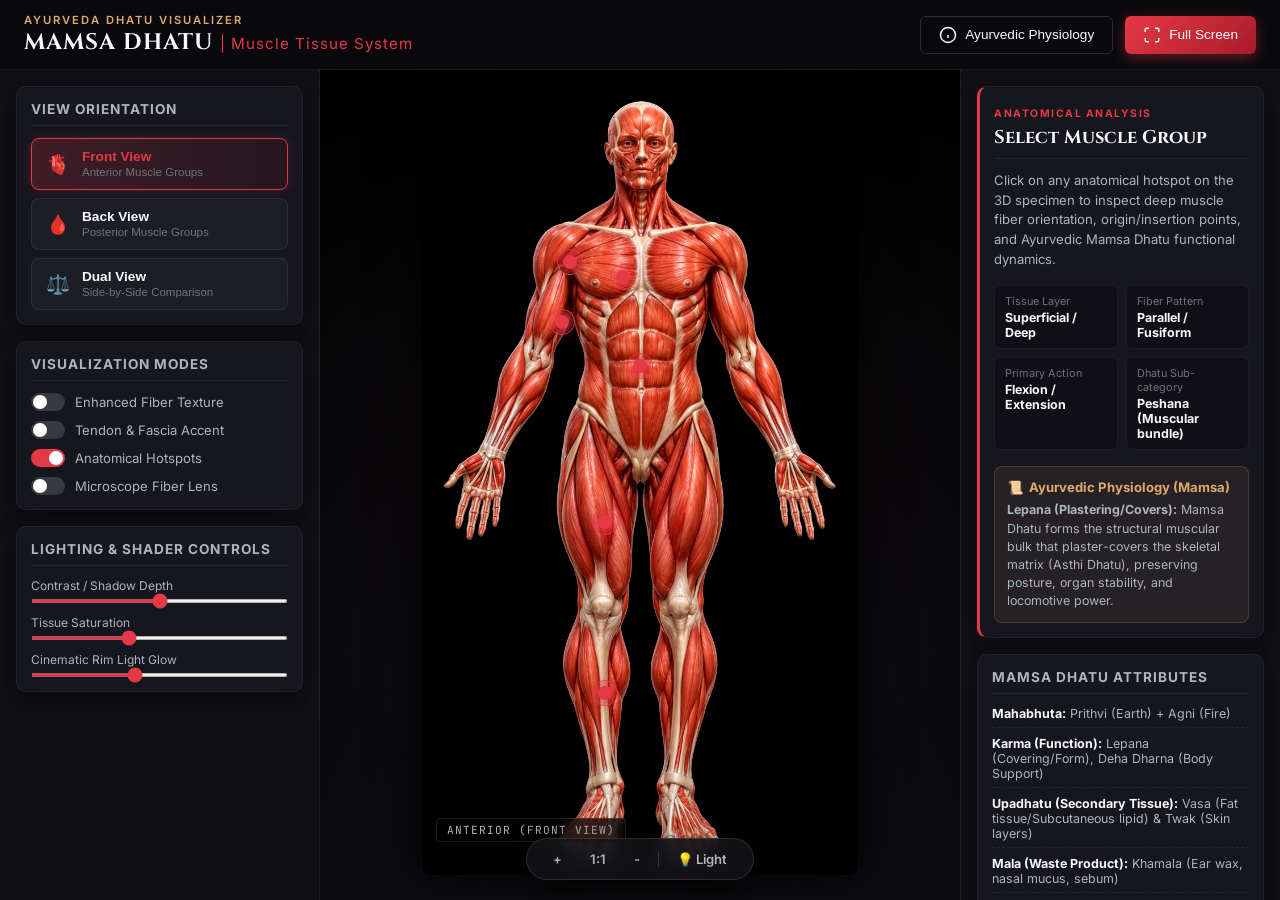
<file: Mamsa/index.html>
<!DOCTYPE html>
<html lang="en">
<head>
    <meta charset="UTF-8">
    <meta name="viewport" content="width=device-width, initial-scale=1.0">
    <title>Mamsa Dhatu (Muscular System) - 3D Medical Anatomical Visualization</title>
    <link rel="preconnect" href="https://fonts.googleapis.com">
    <link rel="preconnect" href="https://fonts.gstatic.com" crossorigin>
    <link href="https://fonts.googleapis.com/css2?family=Cinzel:wght@500;700&family=Inter:wght@300;400;500;600;700&family=JetBrains+Mono:wght@400;500&display=swap" rel="stylesheet">
    <link rel="stylesheet" href="styles.css">
</head>
<body>
    <!-- Main App Container -->
    <div class="app-container">
        <!-- Header Bar -->
        <header class="top-nav">
            <div class="brand">
                <span class="badge">Ayurveda Dhatu Visualizer</span>
                <h1>MAMSA DHATU <span>| Muscle Tissue System</span></h1>
            </div>
            <div class="nav-actions">
                <button class="btn btn-outline" id="btnInfoModal">
                    <svg width="18" height="18" viewBox="0 0 24 24" fill="none" stroke="currentColor" stroke-width="2"><circle cx="12" cy="12" r="10"/><path d="M12 16v-4"/><path d="M12 8h.01"/></svg>
                    Ayurvedic Physiology
                </button>
                <button class="btn btn-primary" id="btnFullscreen">
                    <svg width="18" height="18" viewBox="0 0 24 24" fill="none" stroke="currentColor" stroke-width="2"><path d="M8 3H5a2 2 0 0 0-2 2v3m18 0V5a2 2 0 0 0-2-2h-3m0 18h3a2 2 0 0 0 2-2v-3M3 16v3a2 2 0 0 0 2 2h3"/></svg>
                    Full Screen
                </button>
            </div>
        </header>

        <!-- Main Workspace Grid -->
        <div class="main-layout">
            <!-- Left Sidebar Controls -->
            <aside class="sidebar-left">
                <div class="panel">
                    <div class="panel-header">
                        <h3>View Orientation</h3>
                    </div>
                    <div class="panel-body view-selector">
                        <button class="view-btn active" data-view="front">
                            <span class="icon">🫀</span>
                            <div class="text">
                                <strong>Front View</strong>
                                <small>Anterior Muscle Groups</small>
                            </div>
                        </button>
                        <button class="view-btn" data-view="back">
                            <span class="icon">🩸</span>
                            <div class="text">
                                <strong>Back View</strong>
                                <small>Posterior Muscle Groups</small>
                            </div>
                        </button>
                        <button class="view-btn" data-view="split">
                            <span class="icon">⚖️</span>
                            <div class="text">
                                <strong>Dual View</strong>
                                <small>Side-by-Side Comparison</small>
                            </div>
                        </button>
                    </div>
                </div>

                <div class="panel">
                    <div class="panel-header">
                        <h3>Visualization Modes</h3>
                    </div>
                    <div class="panel-body mode-toggles">
                        <label class="toggle-option">
                            <input type="checkbox" id="toggleFiberHighlight">
                            <span class="custom-toggle"></span>
                            <span class="label-text">Enhanced Fiber Texture</span>
                        </label>
                        <label class="toggle-option">
                            <input type="checkbox" id="toggleTendonHighlight">
                            <span class="custom-toggle"></span>
                            <span class="label-text">Tendon & Fascia Accent</span>
                        </label>
                        <label class="toggle-option">
                            <input type="checkbox" id="toggleHotspots" checked>
                            <span class="custom-toggle"></span>
                            <span class="label-text">Anatomical Hotspots</span>
                        </label>
                        <label class="toggle-option">
                            <input type="checkbox" id="toggleMagnifier">
                            <span class="custom-toggle"></span>
                            <span class="label-text">Microscope Fiber Lens</span>
                        </label>
                    </div>
                </div>

                <div class="panel">
                    <div class="panel-header">
                        <h3>Lighting & Shader Controls</h3>
                    </div>
                    <div class="panel-body slider-controls">
                        <div class="control-group">
                            <label>Contrast / Shadow Depth</label>
                            <input type="range" id="contrastRange" min="80" max="150" value="115">
                        </div>
                        <div class="control-group">
                            <label>Tissue Saturation</label>
                            <input type="range" id="saturationRange" min="80" max="160" value="110">
                        </div>
                        <div class="control-group">
                            <label>Cinematic Rim Light Glow</label>
                            <input type="range" id="glowRange" min="0" max="100" value="40">
                        </div>
                    </div>
                </div>
            </aside>

            <!-- Main Interactive Viewport -->
            <main class="viewport-area" id="viewportArea">
                <div class="viewport-container single-view" id="viewportContainer">
                    <!-- Single View Mode -->
                    <div class="render-frame" id="primaryFrame">
                        <div class="magnifier-lens" id="magnifierLens"></div>
                        <img src="mamsa_dhatu_front_3d.jpg" alt="Mamsa Dhatu 3D Front View" id="primaryImage" class="render-img">
                        <div class="hotspots-layer" id="hotspotsLayer">
                            <!-- Dynamic Hotspots populated by JS -->
                        </div>
                        <div class="view-tag" id="viewTag">ANTERIOR (FRONT VIEW)</div>
                    </div>

                    <!-- Split View Mode Frame (Hidden by default) -->
                    <div class="render-frame split-secondary hidden" id="secondaryFrame">
                        <img src="mamsa_dhatu_back_3d.jpg" alt="Mamsa Dhatu 3D Back View" class="render-img">
                        <div class="view-tag">POSTERIOR (BACK VIEW)</div>
                    </div>
                </div>

                <!-- Floating Canvas Controls -->
                <div class="canvas-floating-toolbar">
                    <button class="tool-btn" id="btnZoomIn" title="Zoom In">+</button>
                    <button class="tool-btn" id="btnResetZoom" title="Reset Zoom">1:1</button>
                    <button class="tool-btn" id="btnZoomOut" title="Zoom Out">-</button>
                    <span class="separator"></span>
                    <button class="tool-btn" id="btnToggleLighting" title="Toggle Cinematic Rim Light">💡 Light</button>
                </div>
            </main>

            <!-- Right Sidebar: Selected Muscle Info & Ayurveda Context -->
            <aside class="sidebar-right">
                <div class="panel muscle-detail-panel" id="muscleDetailPanel">
                    <div class="panel-header">
                        <span class="category-badge">ANATOMICAL ANALYSIS</span>
                        <h2 id="muscleTitle">Select Muscle Group</h2>
                    </div>
                    <div class="panel-body">
                        <p class="muscle-description" id="muscleDesc">
                            Click on any anatomical hotspot on the 3D specimen to inspect deep muscle fiber orientation, origin/insertion points, and Ayurvedic Mamsa Dhatu functional dynamics.
                        </p>

                        <div class="stats-grid">
                            <div class="stat-card">
                                <small>Tissue Layer</small>
                                <strong id="statLayer">Superficial / Deep</strong>
                            </div>
                            <div class="stat-card">
                                <small>Fiber Pattern</small>
                                <strong id="statFiber">Parallel / Fusiform</strong>
                            </div>
                            <div class="stat-card">
                                <small>Primary Action</small>
                                <strong id="statAction">Flexion / Extension</strong>
                            </div>
                            <div class="stat-card">
                                <small>Dhatu Sub-category</small>
                                <strong id="statUpadhatu">Peshana (Muscular bundle)</strong>
                            </div>
                        </div>

                        <div class="ayurveda-insight-box">
                            <h4><span class="icon">📜</span> Ayurvedic Physiology (Mamsa)</h4>
                            <p id="ayurvedaInsight">
                                <strong>Lepana (Plastering/Covers):</strong> Mamsa Dhatu forms the structural muscular bulk that plaster-covers the skeletal matrix (Asthi Dhatu), preserving posture, organ stability, and locomotive power.
                            </p>
                        </div>
                    </div>
                </div>

                <div class="panel dhatu-quick-ref">
                    <div class="panel-header">
                        <h3>Mamsa Dhatu Attributes</h3>
                    </div>
                    <div class="panel-body">
                        <ul class="attribute-list">
                            <li><strong>Mahabhuta:</strong> Prithvi (Earth) + Agni (Fire)</li>
                            <li><strong>Karma (Function):</strong> Lepana (Covering/Form), Deha Dharna (Body Support)</li>
                            <li><strong>Upadhatu (Secondary Tissue):</strong> Vasa (Fat tissue/Subcutaneous lipid) & Twak (Skin layers)</li>
                            <li><strong>Mala (Waste Product):</strong> Khamala (Ear wax, nasal mucus, sebum)</li>
                            <li><strong>Srotas:</strong> Mamsavaha Srotas (Rooted in Snayu, Twak, Raktavahi Dhamani)</li>
                        </ul>
                    </div>
                </div>
            </aside>
        </div>
    </div>

    <!-- Information Modal -->
    <div class="modal-overlay hidden" id="infoModal">
        <div class="modal-card">
            <div class="modal-header">
                <h2>Mamsa Dhatu - Medical & Ayurvedic Science</h2>
                <button class="btn-close" id="btnCloseModal">&times;</button>
            </div>
            <div class="modal-body">
                <div class="modal-section">
                    <h3>1. What is Mamsa Dhatu?</h3>
                    <p>In Ayurveda, <em>Mamsa Dhatu</em> represents the muscular system—the third fundamental tissue of the human body. Formed from Rakta Dhatu (blood tissue) through the metabolic action of Mamsagni, Mamsa Dhatu provides physical strength, structural bulk, posture, and protective coverage over the skeletal frame (Asthi Dhatu).</p>
                </div>
                <div class="modal-section">
                    <h3>2. Anatomical Composition & Realism</h3>
                    <p>This 3D medical visualization models the volumetric, three-dimensional muscular anatomy with high fidelity:</p>
                    <ul>
                        <li><strong>Volumetric Muscle Groups:</strong> Distinct superficial and deep muscle layers attached to bone origin/insertion points.</li>
                        <li><strong>Striated Fiber Orientation:</strong> Realistic biological fiber alignment converging into glistening tendons (Snayu).</li>
                        <li><strong>Connective Tissue & Fascia:</strong> Pale cream tendons and subtle translucent fascia binding muscle belly bundles (Peshana).</li>
                    </ul>
                </div>
                <div class="modal-section">
                    <h3>3. Clinical & Physiological Functions (Karma)</h3>
                    <p><strong>Lepana (Body Plastering):</strong> The muscle tissue envelops organs and bones, shielding vital centers (Marma) and providing contour.</p>
                    <p><strong>Bala (Physical Strength):</strong> Optimal Mamsa Dhatu yields endurance, physical resistance, and joint stability.</p>
                </div>
            </div>
        </div>
    </div>

    <script src="app.js"></script>
</body>
</html>
</file>
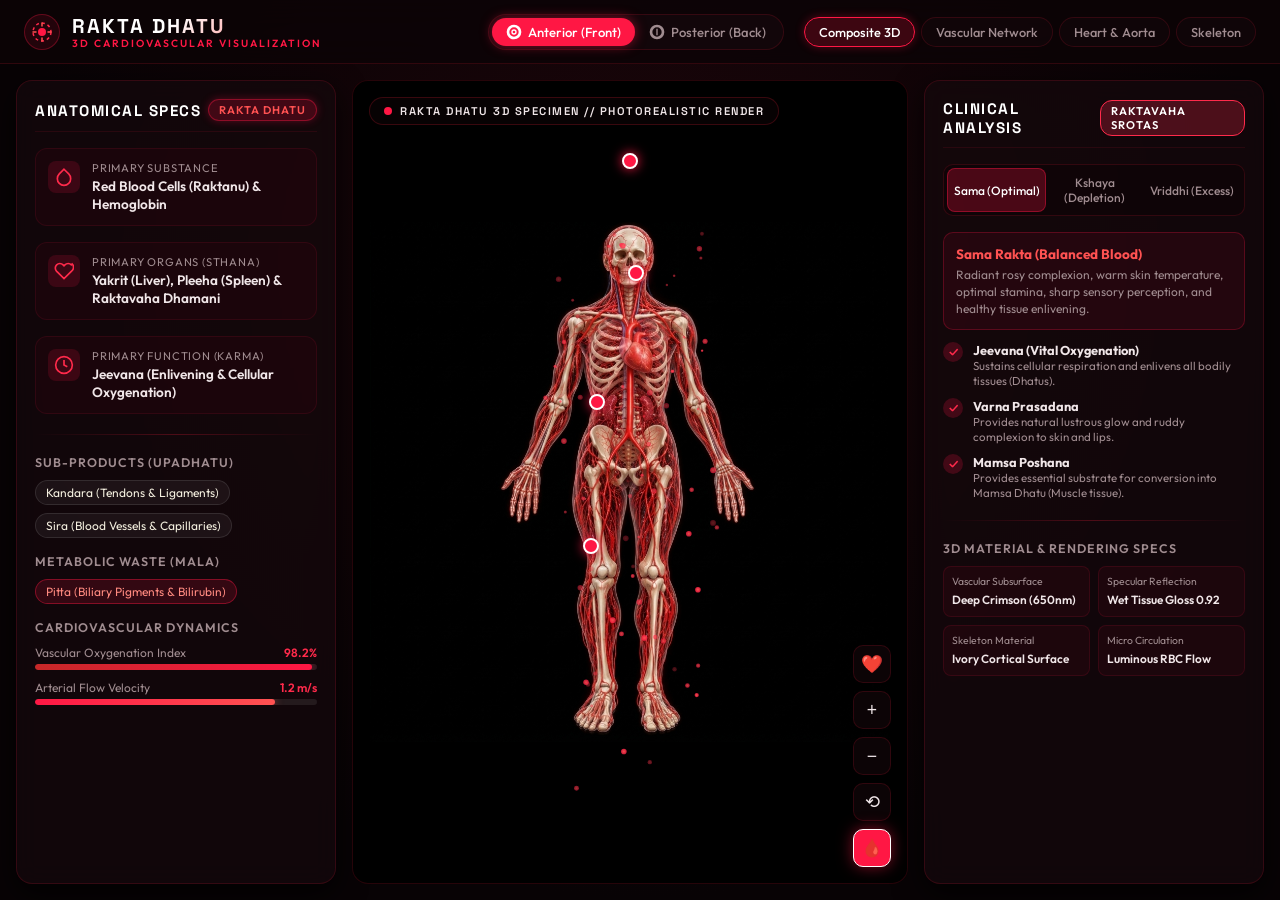
<file: Rakta/index.html>
<!DOCTYPE html>
<html lang="en">
<head>
    <meta charset="UTF-8">
    <meta name="viewport" content="width=device-width, initial-scale=1.0">
    <title>Rakta Dhatu 3D Medical Visualization | Cardiovascular & Vascular System</title>
    <meta name="description" content="High-precision 3D medical anatomical visualization of Rakta Dhatu (blood circulation & vascular system) with interactive volumetric analysis and Ayurvedic physiology.">
    <!-- Google Fonts -->
    <link rel="preconnect" href="https://fonts.googleapis.com">
    <link rel="preconnect" href="https://fonts.gstatic.com" crossorigin>
    <link href="https://fonts.googleapis.com/css2?family=Outfit:wght@300;400;500;600;700&family=Space+Grotesk:wght@400;500;600;700&display=swap" rel="stylesheet">
    <link rel="stylesheet" href="style.css">
</head>
<body>
    <div class="app-container">
        <!-- Header / Navigation Bar -->
        <header class="app-header">
            <div class="brand">
                <div class="brand-icon crimson-pulse">
                    <svg width="24" height="24" viewBox="0 0 24 24" fill="none" xmlns="http://www.w3.org/2000/svg">
                        <circle cx="12" cy="12" r="9" stroke="#ff2a4b" stroke-width="1.5" stroke-dasharray="3 3"/>
                        <circle cx="12" cy="12" r="4" fill="#ff1744"/>
                        <path d="M12 3V6M12 18V21M3 12H6M18 12H21" stroke="#ff5252" stroke-width="1.5" stroke-linecap="round"/>
                    </svg>
                </div>
                <div class="brand-text">
                    <h1>RAKTA DHATU</h1>
                    <span class="sub-title">3D CARDIOVASCULAR VISUALIZATION</span>
                </div>
            </div>

            <div class="nav-controls">
                <div class="view-toggle-group">
                    <button class="view-btn active" id="btn-front-view" data-view="front">
                        <svg width="16" height="16" viewBox="0 0 24 24" fill="none" stroke="currentColor" stroke-width="2"><path d="M12 2a10 10 0 1 0 10 10A10 10 0 0 0 12 2zm0 18a8 8 0 1 1 8-8 8 8 0 0 1-8 8z"/><circle cx="12" cy="12" r="3"/></svg>
                        Anterior (Front)
                    </button>
                    <button class="view-btn" id="btn-back-view" data-view="back">
                        <svg width="16" height="16" viewBox="0 0 24 24" fill="none" stroke="currentColor" stroke-width="2"><path d="M12 2a10 10 0 1 0 10 10A10 10 0 0 0 12 2zm0 18a8 8 0 1 1 8-8 8 8 0 0 1-8 8z"/><path d="M12 7v10"/></svg>
                        Posterior (Back)
                    </button>
                </div>

                <div class="mode-pills">
                    <button class="mode-pill active" id="mode-all">Composite 3D</button>
                    <button class="mode-pill" id="mode-rakta">Vascular Network</button>
                    <button class="mode-pill" id="mode-heart">Heart & Aorta</button>
                    <button class="mode-pill" id="mode-skeleton">Skeleton</button>
                </div>
            </div>
        </header>

        <!-- Main Workspace -->
        <main class="workspace">
            <!-- Left Panel: Anatomical & Ayurvedic Parameters -->
            <aside class="side-panel left-panel glass-panel">
                <div class="panel-header">
                    <h2>ANATOMICAL SPECS</h2>
                    <span class="badge crimson-glow">Rakta Dhatu</span>
                </div>

                <div class="spec-card">
                    <div class="spec-icon">
                        <svg width="20" height="20" viewBox="0 0 24 24" fill="none" stroke="#ff2a4b" stroke-width="2"><path d="M12 2.69l5.66 5.66a8 8 0 1 1-11.31 0z"/></svg>
                    </div>
                    <div class="spec-info">
                        <label>Primary Substance</label>
                        <p class="val">Red Blood Cells (Raktanu) & Hemoglobin</p>
                    </div>
                </div>

                <div class="spec-card">
                    <div class="spec-icon">
                        <svg width="20" height="20" viewBox="0 0 24 24" fill="none" stroke="#ff2a4b" stroke-width="2"><path d="M20.84 4.61a5.5 5.5 0 0 0-7.78 0L12 5.67l-1.06-1.06a5.5 5.5 0 0 0-7.78 7.78l1.06 1.06L12 21.23l8.78-8.78 1.06-1.06a5.5 5.5 0 0 0 0-7.78z"/></svg>
                    </div>
                    <div class="spec-info">
                        <label>Primary Organs (Sthana)</label>
                        <p class="val">Yakrit (Liver), Pleeha (Spleen) & Raktavaha Dhamani</p>
                    </div>
                </div>

                <div class="spec-card">
                    <div class="spec-icon">
                        <svg width="20" height="20" viewBox="0 0 24 24" fill="none" stroke="#ff2a4b" stroke-width="2"><circle cx="12" cy="12" r="10"/><path d="M12 6v6l4 2"/></svg>
                    </div>
                    <div class="spec-info">
                        <label>Primary Function (Karma)</label>
                        <p class="val">Jeevana (Enlivening & Cellular Oxygenation)</p>
                    </div>
                </div>

                <div class="section-divider"></div>

                <div class="panel-section">
                    <h3>Sub-products (Upadhatu)</h3>
                    <div class="tag-list">
                        <span class="tag">Kandara (Tendons & Ligaments)</span>
                        <span class="tag">Sira (Blood Vessels & Capillaries)</span>
                    </div>
                </div>

                <div class="panel-section">
                    <h3>Metabolic Waste (Mala)</h3>
                    <div class="tag-list">
                        <span class="tag warning-crimson">Pitta (Biliary Pigments & Bilirubin)</span>
                    </div>
                </div>

                <div class="panel-section">
                    <h3>Cardiovascular Dynamics</h3>
                    <div class="meter-group">
                        <div class="meter-label">
                            <span>Vascular Oxygenation Index</span>
                            <span class="meter-val" id="val-oxy">98.2%</span>
                        </div>
                        <div class="meter-bar"><div class="meter-fill crimson" id="bar-oxy" style="width: 98.2%;"></div></div>
                    </div>
                    <div class="meter-group">
                        <div class="meter-label">
                            <span>Arterial Flow Velocity</span>
                            <span class="meter-val" id="val-flow">1.2 m/s</span>
                        </div>
                        <div class="meter-bar"><div class="meter-fill bright-red" id="bar-flow" style="width: 85%;"></div></div>
                    </div>
                </div>
            </aside>

            <!-- Center Stage: 3D Visualization Viewer -->
            <section class="stage-container">
                <div class="viewport-canvas-wrapper" id="viewport-wrapper">
                    <!-- Particle Overlay Canvas for Blood Cell Circulation Simulation -->
                    <canvas id="blood-particle-canvas"></canvas>

                    <!-- Main 3D Model Image Container -->
                    <div class="image-viewer-container" id="image-viewer">
                        <img id="model-image-front" src="rakta_dhatu_front_3d.png" alt="Rakta Dhatu 3D Front View" class="model-img active">
                        <img id="model-image-back" src="rakta_dhatu_back_3d.png" alt="Rakta Dhatu 3D Back View" class="model-img">

                        <!-- Interactive Hotspot Pins for Front View -->
                        <div class="hotspot front-hotspot" style="top: 24%; left: 51%;" data-title="Hridaya & Aortic Arch" data-desc="The central muscular pump propelling oxygenated blood through the aorta into systemic circulation.">
                            <div class="pin crimson-heart-pulse"></div>
                            <div class="hotspot-card">
                                <h4>Hridaya (Cardiac Center)</h4>
                                <p>Propels Rakta Dhatu throughout 10 primary arteries (Dasa Dhamani) for tissue enlivening.</p>
                            </div>
                        </div>

                        <div class="hotspot front-hotspot" style="top: 10%; left: 50%;" data-title="Cephalic Vascular Mesh" data-desc="Carotid arteries and cerebral capillary network supplying oxygen and glucose to brain tissue.">
                            <div class="pin"></div>
                            <div class="hotspot-card">
                                <h4>Cerebral Circulation</h4>
                                <p>High-density arterial network sustaining central nervous system vital functions.</p>
                            </div>
                        </div>

                        <div class="hotspot front-hotspot" style="top: 40%; left: 44%;" data-title="Yakrit & Pleeha (Liver & Spleen)" data-desc="Primary seats of Rakta Dhatu formation (Raktadhara Kala) and erythrocyte maturation.">
                            <div class="pin"></div>
                            <div class="hotspot-card">
                                <h4>Yakrit & Pleeha Sthana</h4>
                                <p>Hepatic and splenic seats where Ranjaka Pitta transforms Ahara Rasa into vibrant red blood.</p>
                            </div>
                        </div>

                        <div class="hotspot front-hotspot" style="top: 58%; left: 43%;" data-title="Femoral Arterial Trunk" data-desc="Major arterial conduit delivering high-pressure blood flow down to lower extremities.">
                            <div class="pin"></div>
                            <div class="hotspot-card">
                                <h4>Femoral Vascular System</h4>
                                <p>Primary arterial pathways supplying oxygenated blood to thigh and leg muscles.</p>
                            </div>
                        </div>

                        <!-- Interactive Hotspot Pins for Back View -->
                        <div class="hotspot back-hotspot hidden" style="top: 26%; left: 50%;" data-title="Vertebral Venous Plexus" data-desc="Posterior spinal blood vessel plexus surrounding vertebrae and intercostal arteries.">
                            <div class="pin"></div>
                            <div class="hotspot-card">
                                <h4>Posterior Vertebral Plexus</h4>
                                <p>Dense vascular network nourishing spinal cord, paravertebral muscles and ribs.</p>
                            </div>
                        </div>

                        <div class="hotspot back-hotspot hidden" style="top: 21%; left: 40%;" data-title="Scapular Arterial Anastomosis" data-desc="Branching arterial network encircling the posterior scapula and shoulder girdle muscles.">
                            <div class="pin"></div>
                            <div class="hotspot-card">
                                <h4>Scapular Anastomosis</h4>
                                <p>Rich vascular plexus supplying deep back muscles and upper limb joints.</p>
                            </div>
                        </div>

                        <div class="hotspot back-hotspot hidden" style="top: 68%; left: 43%;" data-title="Popliteal & Sural Vessels" data-desc="Posterior knee and calf vascular network ensuring peripheral perfusion in lower extremities.">
                            <div class="pin"></div>
                            <div class="hotspot-card">
                                <h4>Posterior Calf Circulation</h4>
                                <p>Deep posterior tibial and sural blood vessels feeding lower leg tissues down to plantar arches.</p>
                            </div>
                        </div>
                    </div>

                    <!-- Overlay Controls / HUD -->
                    <div class="viewport-hud">
                        <div class="hud-top-left">
                            <span class="status-dot live-crimson"></span>
                            <span class="hud-text">RAKTA DHATU 3D SPECIMEN // PHOTOREALISTIC RENDER</span>
                        </div>

                        <div class="hud-controls">
                            <button class="hud-btn" id="btn-pulse" title="Pulse Heartbeat Simulation">❤️</button>
                            <button class="hud-btn" id="btn-zoom-in" title="Zoom In">+</button>
                            <button class="hud-btn" id="btn-zoom-out" title="Zoom Out">−</button>
                            <button class="hud-btn" id="btn-reset" title="Reset View">⟲</button>
                            <button class="hud-btn active" id="btn-particles" title="Toggle Micro Blood Cells">🩸</button>
                        </div>
                    </div>
                </div>
            </section>

            <!-- Right Panel: Clinical & Physiological Analysis -->
            <aside class="side-panel right-panel glass-panel">
                <div class="panel-header">
                    <h2>CLINICAL ANALYSIS</h2>
                    <span class="badge pulse-glow-red">Raktavaha Srotas</span>
                </div>

                <div class="tabs-header">
                    <button class="tab-btn active" data-tab="normal">Sama (Optimal)</button>
                    <button class="tab-btn" data-tab="kshaya">Kshaya (Depletion)</button>
                    <button class="tab-btn" data-tab="vriddhi">Vriddhi (Excess)</button>
                </div>

                <div class="tab-content active" id="tab-normal">
                    <div class="state-card success-crimson">
                        <h3>Sama Rakta (Balanced Blood)</h3>
                        <p>Radiant rosy complexion, warm skin temperature, optimal stamina, sharp sensory perception, and healthy tissue enlivening.</p>
                    </div>

                    <div class="feature-list">
                        <div class="feature-item">
                            <span class="feat-icon-red">✓</span>
                            <div>
                                <strong>Jeevana (Vital Oxygenation)</strong>
                                <p>Sustains cellular respiration and enlivens all bodily tissues (Dhatus).</p>
                            </div>
                        </div>
                        <div class="feature-item">
                            <span class="feat-icon-red">✓</span>
                            <div>
                                <strong>Varna Prasadana</strong>
                                <p>Provides natural lustrous glow and ruddy complexion to skin and lips.</p>
                            </div>
                        </div>
                        <div class="feature-item">
                            <span class="feat-icon-red">✓</span>
                            <div>
                                <strong>Mamsa Poshana</strong>
                                <p>Provides essential substrate for conversion into Mamsa Dhatu (Muscle tissue).</p>
                            </div>
                        </div>
                    </div>
                </div>

                <div class="tab-content" id="tab-kshaya">
                    <div class="state-card danger-crimson">
                        <h3>Rakta Kshaya (Blood Depletion / Anemia)</h3>
                        <p>Pallor of skin and mucous membranes, cold limbs, roughness, vein collapse, fatigue, and craving for acidic/sour foods.</p>
                    </div>
                    <ul class="symptom-list">
                        <li><span>•</span> Pale skin, lips, and nail beds (Panduta)</li>
                        <li><span>•</span> Collapse / flatness of blood vessels (Sirasithilata)</li>
                        <li><span>•</span> Roughness and dryness of skin (Rukshata)</li>
                        <li><span>•</span> Craving for sour & acidic tastes (Amla-prarthana)</li>
                    </ul>
                </div>

                <div class="tab-content" id="tab-vriddhi">
                    <div class="state-card warning-crimson">
                        <h3>Rakta Vriddhi (Blood Excess / Hyperemia)</h3>
                        <p>Redness of eyes & skin, burning sensation, hypertension, skin disorders (Visarpa, Kustha), and hemorrhagic tendencies.</p>
                    </div>
                    <ul class="symptom-list">
                        <li><span>•</span> Redness of eyes and skin (Raktaksheta / Raktangata)</li>
                        <li><span>•</span> Burning sensation in body (Daha)</li>
                        <li><span>•</span> Bleeding tendencies & hemoptysis (Raktapitta)</li>
                        <li><span>•</span> Inflammatory skin lesions & gout (Vatarakta)</li>
                    </ul>
                </div>

                <div class="section-divider"></div>

                <div class="panel-section">
                    <h3>3D Material & Rendering Specs</h3>
                    <div class="render-spec-grid">
                        <div class="spec-box">
                            <label>Vascular Subsurface</label>
                            <span>Deep Crimson (650nm)</span>
                        </div>
                        <div class="spec-box">
                            <label>Specular Reflection</label>
                            <span>Wet Tissue Gloss 0.92</span>
                        </div>
                        <div class="spec-box">
                            <label>Skeleton Material</label>
                            <span>Ivory Cortical Surface</span>
                        </div>
                        <div class="spec-box">
                            <label>Micro Circulation</label>
                            <span>Luminous RBC Flow</span>
                        </div>
                    </div>
                </div>
            </aside>
        </main>
    </div>

    <script src="script.js"></script>
</body>
</html>
</file>
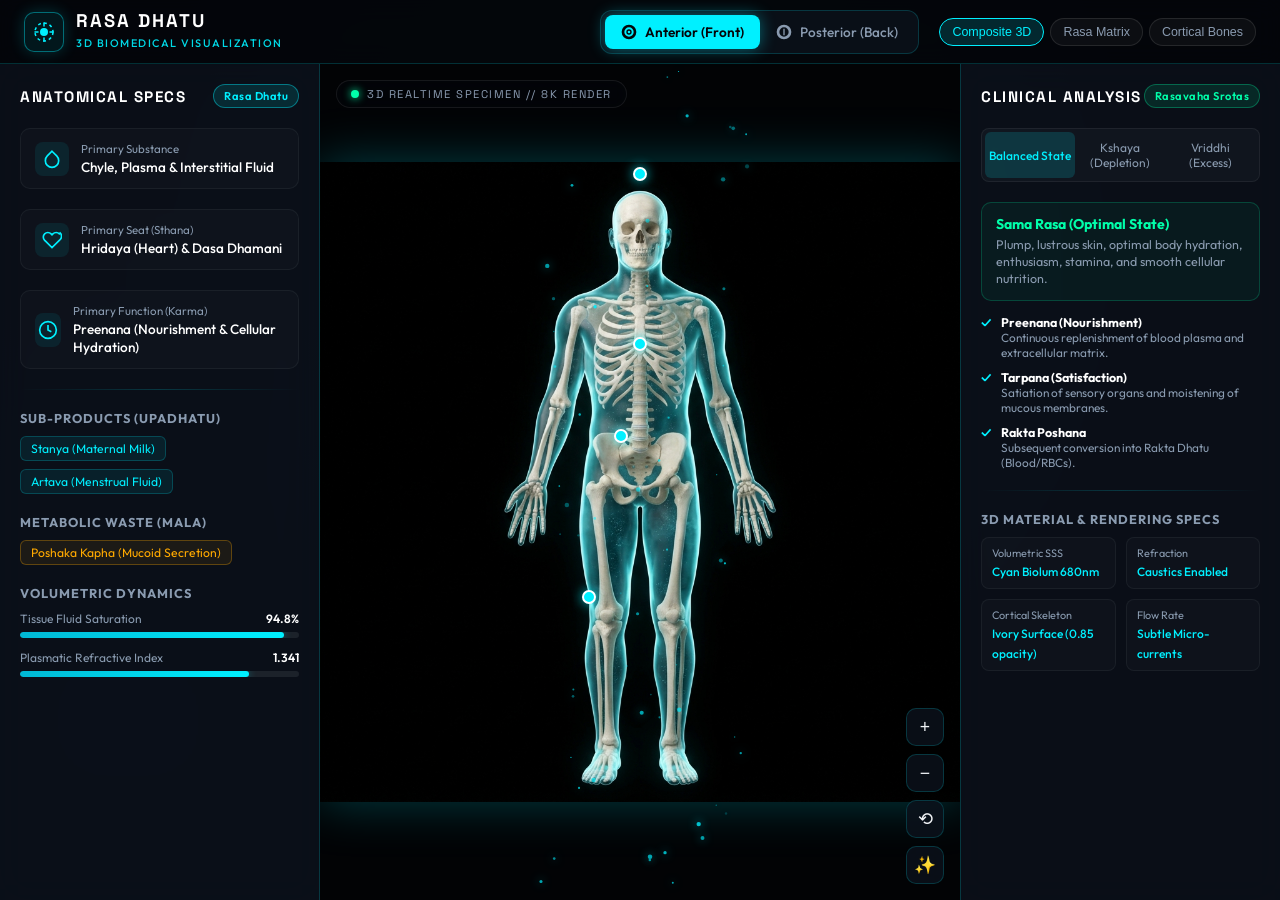
<file: Rasa/index.html>
<!DOCTYPE html>
<html lang="en">
<head>
    <meta charset="UTF-8">
    <meta name="viewport" content="width=device-width, initial-scale=1.0">
    <title>Rasa Dhatu 3D Medical Visualization | Advanced Anatomical Suite</title>
    <meta name="description" content="High-precision 3D medical visualization of Rasa Dhatu (plasma & interstitial fluid matrix) and human skeleton with interactive volumetric analysis.">
    <!-- Google Fonts -->
    <link rel="preconnect" href="https://fonts.googleapis.com">
    <link rel="preconnect" href="https://fonts.gstatic.com" crossorigin>
    <link href="https://fonts.googleapis.com/css2?family=Outfit:wght@300;400;500;600;700&family=Space+Grotesk:wght@400;500;600;700&display=swap" rel="stylesheet">
    <link rel="stylesheet" href="style.css">
</head>
<body>
    <div class="app-container">
        <!-- Header / Navigation Bar -->
        <header class="app-header">
            <div class="brand">
                <div class="brand-icon">
                    <svg width="24" height="24" viewBox="0 0 24 24" fill="none" xmlns="http://www.w3.org/2000/svg">
                        <circle cx="12" cy="12" r="9" stroke="#00f0ff" stroke-width="1.5" stroke-dasharray="3 3"/>
                        <circle cx="12" cy="12" r="4" fill="#00f0ff"/>
                        <path d="M12 3V6M12 18V21M3 12H6M18 12H21" stroke="#00f0ff" stroke-width="1.5" stroke-linecap="round"/>
                    </svg>
                </div>
                <div class="brand-text">
                    <h1>RASA DHATU</h1>
                    <span class="sub-title">3D BIOMEDICAL VISUALIZATION</span>
                </div>
            </div>

            <div class="nav-controls">
                <div class="view-toggle-group">
                    <button class="view-btn active" id="btn-front-view" data-view="front">
                        <svg width="16" height="16" viewBox="0 0 24 24" fill="none" stroke="currentColor" stroke-width="2"><path d="M12 2a10 10 0 1 0 10 10A10 10 0 0 0 12 2zm0 18a8 8 0 1 1 8-8 8 8 0 0 1-8 8z"/><circle cx="12" cy="12" r="3"/></svg>
                        Anterior (Front)
                    </button>
                    <button class="view-btn" id="btn-back-view" data-view="back">
                        <svg width="16" height="16" viewBox="0 0 24 24" fill="none" stroke="currentColor" stroke-width="2"><path d="M12 2a10 10 0 1 0 10 10A10 10 0 0 0 12 2zm0 18a8 8 0 1 1 8-8 8 8 0 0 1-8 8z"/><path d="M12 7v10"/></svg>
                        Posterior (Back)
                    </button>
                </div>

                <div class="mode-pills">
                    <button class="mode-pill active" id="mode-all">Composite 3D</button>
                    <button class="mode-pill" id="mode-rasa">Rasa Matrix</button>
                    <button class="mode-pill" id="mode-skeleton">Cortical Bones</button>
                </div>
            </div>
        </header>

        <!-- Main Workspace -->
        <main class="workspace">
            <!-- Left Panel: Physiological Parameters -->
            <aside class="side-panel left-panel glass-panel">
                <div class="panel-header">
                    <h2>ANATOMICAL SPECS</h2>
                    <span class="badge cyan-glow">Rasa Dhatu</span>
                </div>

                <div class="spec-card">
                    <div class="spec-icon">
                        <svg width="20" height="20" viewBox="0 0 24 24" fill="none" stroke="#00f0ff" stroke-width="2"><path d="M12 2.69l5.66 5.66a8 8 0 1 1-11.31 0z"/></svg>
                    </div>
                    <div class="spec-info">
                        <label>Primary Substance</label>
                        <p class="val">Chyle, Plasma & Interstitial Fluid</p>
                    </div>
                </div>

                <div class="spec-card">
                    <div class="spec-icon">
                        <svg width="20" height="20" viewBox="0 0 24 24" fill="none" stroke="#00f0ff" stroke-width="2"><path d="M20.84 4.61a5.5 5.5 0 0 0-7.78 0L12 5.67l-1.06-1.06a5.5 5.5 0 0 0-7.78 7.78l1.06 1.06L12 21.23l8.78-8.78 1.06-1.06a5.5 5.5 0 0 0 0-7.78z"/></svg>
                    </div>
                    <div class="spec-info">
                        <label>Primary Seat (Sthana)</label>
                        <p class="val">Hridaya (Heart) & Dasa Dhamani</p>
                    </div>
                </div>

                <div class="spec-card">
                    <div class="spec-icon">
                        <svg width="20" height="20" viewBox="0 0 24 24" fill="none" stroke="#00f0ff" stroke-width="2"><circle cx="12" cy="12" r="10"/><path d="M12 6v6l4 2"/></svg>
                    </div>
                    <div class="spec-info">
                        <label>Primary Function (Karma)</label>
                        <p class="val">Preenana (Nourishment & Cellular Hydration)</p>
                    </div>
                </div>

                <div class="section-divider"></div>

                <div class="panel-section">
                    <h3>Sub-products (Upadhatu)</h3>
                    <div class="tag-list">
                        <span class="tag">Stanya (Maternal Milk)</span>
                        <span class="tag">Artava (Menstrual Fluid)</span>
                    </div>
                </div>

                <div class="panel-section">
                    <h3>Metabolic Waste (Mala)</h3>
                    <div class="tag-list">
                        <span class="tag warning">Poshaka Kapha (Mucoid Secretion)</span>
                    </div>
                </div>

                <div class="panel-section">
                    <h3>Volumetric Dynamics</h3>
                    <div class="meter-group">
                        <div class="meter-label">
                            <span>Tissue Fluid Saturation</span>
                            <span class="meter-val">94.8%</span>
                        </div>
                        <div class="meter-bar"><div class="meter-fill" style="width: 94.8%;"></div></div>
                    </div>
                    <div class="meter-group">
                        <div class="meter-label">
                            <span>Plasmatic Refractive Index</span>
                            <span class="meter-val">1.341</span>
                        </div>
                        <div class="meter-bar"><div class="meter-fill cyan" style="width: 82%;"></div></div>
                    </div>
                </div>
            </aside>

            <!-- Center Stage: 3D Visualization Viewer -->
            <section class="stage-container">
                <div class="viewport-canvas-wrapper" id="viewport-wrapper">
                    <!-- Particle Overlay Canvas for Fluid Motion Simulation -->
                    <canvas id="fluid-particle-canvas"></canvas>

                    <!-- Main 3D Model Image Container -->
                    <div class="image-viewer-container" id="image-viewer">
                        <img id="model-image-front" src="rasa_dhatu_front_3d.png" alt="Rasa Dhatu 3D Front View" class="model-img active">
                        <img id="model-image-back" src="rasa_dhatu_back_3d.png" alt="Rasa Dhatu 3D Back View" class="model-img">

                        <!-- Interactive Hotspot Pins -->
                        <div class="hotspot" style="top: 10%; left: 50%;" data-title="Cephalic Rasa Matrix" data-desc="Nutrient chyle circulating through cerebral interstitial spaces and micro-vessels.">
                            <div class="pin"></div>
                            <div class="hotspot-card">
                                <h4>Cephalic Rasa Matrix</h4>
                                <p>Cerebrospinal fluid & cephalic interstitial hydration providing nourishment to brain tissue.</p>
                            </div>
                        </div>

                        <div class="hotspot" style="top: 32%; left: 50%;" data-title="Hridaya (Primary Center)" data-desc="The main organ seat where Rasa Dhatu is pumped outward through 10 primary arteries (Dasa Dhamani).">
                            <div class="pin pulse"></div>
                            <div class="hotspot-card">
                                <h4>Hridaya (Cardiac Seat)</h4>
                                <p>Primary reservoir where digested Ahara Rasa is received and distributed body-wide.</p>
                            </div>
                        </div>

                        <div class="hotspot" style="top: 44%; left: 47%;" data-title="Gastrointestinal Ahara-Rasa" data-desc="Site of Agni transformation converting digested food into elemental Rasa Dhatu.">
                            <div class="pin"></div>
                            <div class="hotspot-card">
                                <h4>Digestive Chyle Absorption</h4>
                                <p>Nutrient plasma formed from gut digestion entering systemic circulation.</p>
                            </div>
                        </div>

                        <div class="hotspot" style="top: 65%; left: 42%;" data-title="Lower Extremity Perfusion" data-desc="Extensive tissue fluid distribution ensuring cellular hydration down to distal phalanges.">
                            <div class="pin"></div>
                            <div class="hotspot-card">
                                <h4>Distal Interstitial Perfusion</h4>
                                <p>Extracellular matrix fluid sustaining muscular and skeletal tissue health.</p>
                            </div>
                        </div>
                    </div>

                    <!-- Overlay Controls / HUD -->
                    <div class="viewport-hud">
                        <div class="hud-top-left">
                            <span class="status-dot live"></span>
                            <span class="hud-text">3D REALTIME SPECIMEN // 8K RENDER</span>
                        </div>

                        <div class="hud-controls">
                            <button class="hud-btn" id="btn-zoom-in" title="Zoom In">+</button>
                            <button class="hud-btn" id="btn-zoom-out" title="Zoom Out">−</button>
                            <button class="hud-btn" id="btn-reset" title="Reset View">⟲</button>
                            <button class="hud-btn" id="btn-particles" title="Toggle Micro-Particles">✨</button>
                        </div>
                    </div>
                </div>
            </section>

            <!-- Right Panel: Clinical & Physiological Analysis -->
            <aside class="side-panel right-panel glass-panel">
                <div class="panel-header">
                    <h2>CLINICAL ANALYSIS</h2>
                    <span class="badge pulse-glow">Rasavaha Srotas</span>
                </div>

                <div class="tabs-header">
                    <button class="tab-btn active" data-tab="normal">Balanced State</button>
                    <button class="tab-btn" data-tab="kshaya">Kshaya (Depletion)</button>
                    <button class="tab-btn" data-tab="vriddhi">Vriddhi (Excess)</button>
                </div>

                <div class="tab-content active" id="tab-normal">
                    <div class="state-card success">
                        <h3>Sama Rasa (Optimal State)</h3>
                        <p>Plump, lustrous skin, optimal body hydration, enthusiasm, stamina, and smooth cellular nutrition.</p>
                    </div>

                    <div class="feature-list">
                        <div class="feature-item">
                            <span class="feat-icon">✓</span>
                            <div>
                                <strong>Preenana (Nourishment)</strong>
                                <p>Continuous replenishment of blood plasma and extracellular matrix.</p>
                            </div>
                        </div>
                        <div class="feature-item">
                            <span class="feat-icon">✓</span>
                            <div>
                                <strong>Tarpana (Satisfaction)</strong>
                                <p>Satiation of sensory organs and moistening of mucous membranes.</p>
                            </div>
                        </div>
                        <div class="feature-item">
                            <span class="feat-icon">✓</span>
                            <div>
                                <strong>Rakta Poshana</strong>
                                <p>Subsequent conversion into Rakta Dhatu (Blood/RBCs).</p>
                            </div>
                        </div>
                    </div>
                </div>

                <div class="tab-content" id="tab-kshaya">
                    <div class="state-card danger">
                        <h3>Rasa Kshaya (Plasma Deficiency)</h3>
                        <p>Dehydration, dry skin, fatigue, cardiac tremors, intolerance to noise, and hollow sensation in heart region.</p>
                    </div>
                    <ul class="symptom-list">
                        <li><span>•</span> Dryness of oral cavity and skin (Rukshata)</li>
                        <li><span>•</span> Exhaustion without exertion (Shrama)</li>
                        <li><span>•</span> Cardiac Palpitations (Hridkampana)</li>
                        <li><span>•</span> Sensitivity to loud sounds (Shabdasahitva)</li>
                    </ul>
                </div>

                <div class="tab-content" id="tab-vriddhi">
                    <div class="state-card warning">
                        <h3>Rasa Vriddhi (Plasma Excess)</h3>
                        <p>Excessive salivation, heaviness in limbs, nausea, coldness, pale skin, and sluggish digestion.</p>
                    </div>
                    <ul class="symptom-list">
                        <li><span>•</span> Nausea & Hypersalivation (Praseka)</li>
                        <li><span>•</span> Heaviness of body (Gaurava)</li>
                        <li><span>•</span> Pallor & Diminished Agni (Agnimandya)</li>
                        <li><span>•</span> Coldness of skin & edema</li>
                    </ul>
                </div>

                <div class="section-divider"></div>

                <div class="panel-section">
                    <h3>3D Material & Rendering Specs</h3>
                    <div class="render-spec-grid">
                        <div class="spec-box">
                            <label>Volumetric SSS</label>
                            <span>Cyan Biolum 680nm</span>
                        </div>
                        <div class="spec-box">
                            <label>Refraction</label>
                            <span>Caustics Enabled</span>
                        </div>
                        <div class="spec-box">
                            <label>Cortical Skeleton</label>
                            <span>Ivory Surface (0.85 opacity)</span>
                        </div>
                        <div class="spec-box">
                            <label>Flow Rate</label>
                            <span>Subtle Micro-currents</span>
                        </div>
                    </div>
                </div>
            </aside>
        </main>
    </div>

    <script src="script.js"></script>
</body>
</html>
</file>
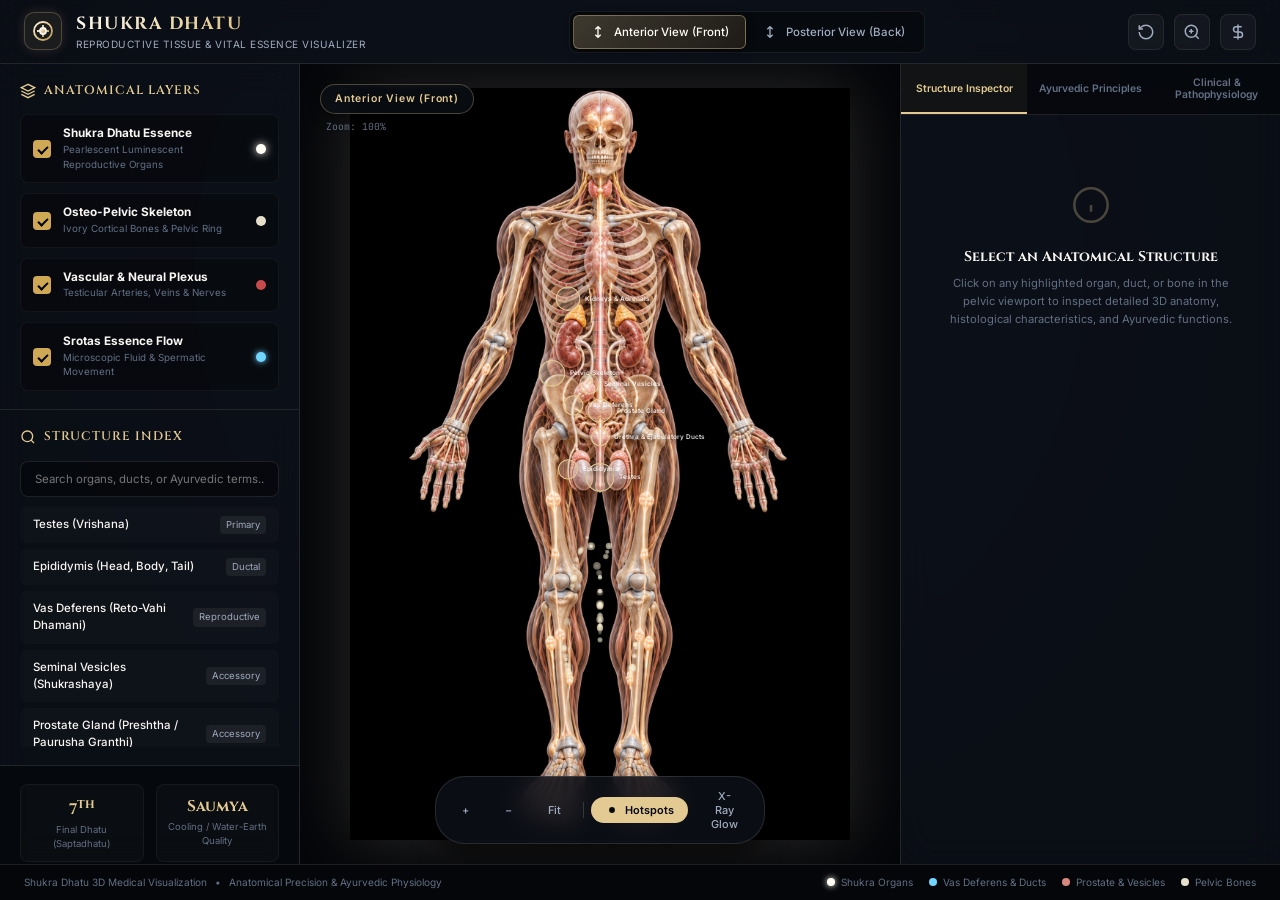
<file: Shukra/index.html>
<!DOCTYPE html>
<html lang="en">
<head>
    <meta charset="UTF-8">
    <meta name="viewport" content="width=device-width, initial-scale=1.0">
    <title>Shukra Dhatu - 3D Anatomical & Ayurvedic Reproductive Essence Visualization</title>
    <meta name="description" content="Interactive 3D medical visualization of Shukra Dhatu (Ayurvedic Reproductive System & Essence), featuring high-definition front and back anatomical renders, structure inspection, srotas pathway simulation, and clinical insights.">
    <!-- Google Fonts -->
    <link rel="preconnect" href="https://fonts.googleapis.com">
    <link rel="preconnect" href="https://fonts.gstatic.com" crossorigin>
    <link href="https://fonts.googleapis.com/css2?family=Cinzel:wght@500;600;700;800&family=Inter:wght@300;400;500;600;700&family=JetBrains+Mono:wght@400;500&display=swap" rel="stylesheet">
    <link rel="stylesheet" href="styles.css">
</head>
<body>
    <div class="app-container">
        <!-- Top Navigation Header -->
        <header class="main-header">
            <div class="header-brand">
                <div class="brand-icon">
                    <svg viewBox="0 0 24 24" width="24" height="24" fill="none" stroke="currentColor" stroke-width="1.8">
                        <circle cx="12" cy="12" r="9" stroke="url(#brandGrad)"/>
                        <path d="M12 6v12M6 12h12" stroke="url(#brandGrad)"/>
                        <circle cx="12" cy="12" r="3" fill="url(#brandGrad)"/>
                        <defs>
                            <linearGradient id="brandGrad" x1="0%" y1="0%" x2="100%" y2="100%">
                                <stop offset="0%" stop-color="#fff5db"/>
                                <stop offset="50%" stop-color="#e2c992"/>
                                <stop offset="100%" stop-color="#ab8d4e"/>
                            </linearGradient>
                        </defs>
                    </svg>
                </div>
                <div class="brand-text">
                    <h1>SHUKRA DHATU</h1>
                    <span class="subtitle">Reproductive Tissue & Vital Essence Visualizer</span>
                </div>
            </div>

            <!-- View Switcher -->
            <div class="view-controls">
                <div class="toggle-group" id="viewToggleGroup">
                    <button class="toggle-btn active" id="btnFrontView" data-view="front">
                        <svg viewBox="0 0 24 24" width="16" height="16" fill="none" stroke="currentColor" stroke-width="2">
                            <path d="M12 4v16M8 8l4-4 4 4M8 16l4 4 4-4"/>
                        </svg>
                        Anterior View (Front)
                    </button>
                    <button class="toggle-btn" id="btnBackView" data-view="back">
                        <svg viewBox="0 0 24 24" width="16" height="16" fill="none" stroke="currentColor" stroke-width="2">
                            <path d="M12 20V4M16 16l-4 4-4-4M16 8l-4-4-4 4"/>
                        </svg>
                        Posterior View (Back)
                    </button>
                </div>
            </div>

            <!-- Quick Action Tools -->
            <div class="header-actions">
                <button class="icon-btn" id="btnResetView" title="Reset Camera Zoom & Pan">
                    <svg viewBox="0 0 24 24" width="18" height="18" fill="none" stroke="currentColor" stroke-width="2">
                        <path d="M3 12a9 9 0 1 0 9-9 9.75 9.75 0 0 0-6.74 2.74L3 8"/>
                        <path d="M3 3v5h5"/>
                    </svg>
                </button>
                <button class="icon-btn" id="btnToggleMagnifier" title="Toggle Magnifier Lens">
                    <svg viewBox="0 0 24 24" width="18" height="18" fill="none" stroke="currentColor" stroke-width="2">
                        <circle cx="11" cy="11" r="8"/>
                        <path d="M21 21l-4.35-4.35"/>
                        <path d="M11 8v6M8 11h6"/>
                    </svg>
                </button>
                <button class="icon-btn" id="btnToggleFlow" title="Toggle Essence Flow Simulation">
                    <svg viewBox="0 0 24 24" width="18" height="18" fill="none" stroke="currentColor" stroke-width="2">
                        <path d="M12 2v20M17 5H9.5a3.5 3.5 0 0 0 0 7h5a3.5 3.5 0 0 1 0 7H6"/>
                    </svg>
                </button>
            </div>
        </header>

        <!-- Main Workspace -->
        <main class="workspace">
            <!-- Left Tool Panel: Visual Layer & Search Controls -->
            <aside class="sidebar left-sidebar">
                <div class="panel-section">
                    <h2 class="section-title">
                        <svg viewBox="0 0 24 24" width="16" height="16" fill="none" stroke="currentColor" stroke-width="2">
                            <path d="M12 2L2 7l10 5 10-5-10-5zM2 17l10 5 10-5M2 12l10 5 10-5"/>
                        </svg>
                        Anatomical Layers
                    </h2>
                    <div class="layer-controls">
                        <label class="layer-checkbox active">
                            <input type="checkbox" id="layerShukra" checked>
                            <span class="custom-check"></span>
                            <span class="layer-label">
                                <strong>Shukra Dhatu Essence</strong>
                                <small>Pearlescent Luminescent Reproductive Organs</small>
                            </span>
                            <span class="color-indicator shukra-color"></span>
                        </label>

                        <label class="layer-checkbox active">
                            <input type="checkbox" id="layerSkeletal" checked>
                            <span class="custom-check"></span>
                            <span class="layer-label">
                                <strong>Osteo-Pelvic Skeleton</strong>
                                <small>Ivory Cortical Bones & Pelvic Ring</small>
                            </span>
                            <span class="color-indicator skeletal-color"></span>
                        </label>

                        <label class="layer-checkbox active">
                            <input type="checkbox" id="layerVascular" checked>
                            <span class="custom-check"></span>
                            <span class="layer-label">
                                <strong>Vascular & Neural Plexus</strong>
                                <small>Testicular Arteries, Veins & Nerves</small>
                            </span>
                            <span class="color-indicator vascular-color"></span>
                        </label>

                        <label class="layer-checkbox active">
                            <input type="checkbox" id="layerSrotasFlow" checked>
                            <span class="custom-check"></span>
                            <span class="layer-label">
                                <strong>Srotas Essence Flow</strong>
                                <small>Microscopic Fluid & Spermatic Movement</small>
                            </span>
                            <span class="color-indicator flow-color"></span>
                        </label>
                    </div>
                </div>

                <div class="panel-section">
                    <h2 class="section-title">
                        <svg viewBox="0 0 24 24" width="16" height="16" fill="none" stroke="currentColor" stroke-width="2">
                            <circle cx="11" cy="11" r="8"/>
                            <path d="M21 21l-4.35-4.35"/>
                        </svg>
                        Structure Index
                    </h2>
                    <div class="search-box">
                        <input type="text" id="structureSearch" placeholder="Search organs, ducts, or Ayurvedic terms...">
                    </div>
                    <div class="structure-list" id="structureList">
                        <!-- Populated by JavaScript -->
                    </div>
                </div>

                <div class="panel-section stats-card">
                    <div class="stat-item">
                        <span class="stat-number">7<sup>th</sup></span>
                        <span class="stat-label">Final Dhatu (Saptadhatu)</span>
                    </div>
                    <div class="stat-item">
                        <span class="stat-number">Saumya</span>
                        <span class="stat-label">Cooling / Water-Earth Quality</span>
                    </div>
                </div>
            </aside>

            <!-- Center Viewport / Canvas Container -->
            <section class="viewport-container" id="viewportContainer">
                <div class="viewport-canvas-wrapper" id="canvasWrapper">
                    <!-- Base HD Renders -->
                    <img src="assets/shukra_dhatu_front.png" alt="Shukra Dhatu Front View 3D Specimen" id="imgFront" class="specimen-img active">
                    <img src="assets/shukra_dhatu_back.png" alt="Shukra Dhatu Back View 3D Specimen" id="imgBack" class="specimen-img">

                    <!-- Interactive Canvas Overlay (Particle flow, glow overlays, magnifier lens) -->
                    <canvas id="flowCanvas"></canvas>
                    <canvas id="magnifierCanvas"></canvas>

                    <!-- Dynamic SVG Hotspot Overlay -->
                    <svg id="hotspotSvg" class="hotspot-overlay" viewBox="0 0 1000 1500" preserveAspectRatio="xMidYMid meet">
                        <!-- Hotspots dynamically populated or rendered via JS -->
                    </svg>

                    <!-- Viewport On-Screen HUD Overlay -->
                    <div class="viewport-hud">
                        <div class="hud-badge" id="hudViewBadge">Anterior View (Front)</div>
                        <div class="hud-zoom-indicator" id="hudZoomIndicator">Zoom: 100%</div>
                    </div>

                    <!-- Floating Lens Cursor Indicator -->
                    <div class="lens-indicator" id="lensIndicator"></div>
                </div>

                <!-- Canvas Control Bar -->
                <div class="canvas-toolbar">
                    <button class="tool-btn" id="btnZoomIn" title="Zoom In">+</button>
                    <button class="tool-btn" id="btnZoomOut" title="Zoom Out">&minus;</button>
                    <button class="tool-btn" id="btnFit" title="Fit to View">Fit</button>
                    <div class="toolbar-divider"></div>
                    <button class="tool-btn active" id="btnHotspotsToggle" title="Toggle Hotspots">
                        <svg viewBox="0 0 24 24" width="14" height="14" fill="currentColor">
                            <circle cx="12" cy="12" r="5"/>
                        </svg>
                        Hotspots
                    </button>
                    <button class="tool-btn" id="btnXrayToggle" title="X-Ray Organ Glow">X-Ray Glow</button>
                </div>
            </section>

            <!-- Right Inspector & Educational Content Sidebar -->
            <aside class="sidebar right-sidebar" id="inspectorSidebar">
                <!-- Tab Controls -->
                <div class="tab-header">
                    <button class="tab-btn active" data-tab="inspectorTab">Structure Inspector</button>
                    <button class="tab-btn" data-tab="ayurvedaTab">Ayurvedic Principles</button>
                    <button class="tab-btn" data-tab="clinicalTab">Clinical & Pathophysiology</button>
                </div>

                <div class="tab-content active" id="inspectorTab">
                    <div id="inspectorEmpty" class="empty-state">
                        <div class="empty-icon">
                            <svg viewBox="0 0 24 24" width="40" height="40" fill="none" stroke="currentColor" stroke-width="1.5">
                                <circle cx="12" cy="12" r="10"/>
                                <path d="M12 16v-4M12 8h.01"/>
                            </svg>
                        </div>
                        <h3>Select an Anatomical Structure</h3>
                        <p>Click on any highlighted organ, duct, or bone in the pelvic viewport to inspect detailed 3D anatomy, histological characteristics, and Ayurvedic functions.</p>
                    </div>

                    <div id="inspectorDetails" class="inspector-details hidden">
                        <div class="detail-header">
                            <span class="detail-category" id="detailCategory">Reproductive System</span>
                            <h2 class="detail-title" id="detailTitle">Testes (Vrishana)</h2>
                            <div class="detail-sanskrit" id="detailSanskrit">वृषण (Vrishana)</div>
                        </div>

                        <div class="detail-badge-group">
                            <span class="badge badge-gold" id="detailType">Primary Sex Organ</span>
                            <span class="badge badge-blue" id="detailLocation">Scrotal Sac / Pelvic Origin</span>
                        </div>

                        <div class="detail-section">
                            <h4>3D Anatomical Architecture</h4>
                            <p id="detailAnatomyDesc">Pair of ovoid glandular organs enclosed within the scrotum. Surrounded by tunica vaginalis and tunica albuginea. Contains 200–300 lobules housing tightly coiled seminiferous tubules responsible for spermatogenesis.</p>
                        </div>

                        <div class="detail-section">
                            <h4>Shukra Dhatu Integration</h4>
                            <p id="detailShukraDesc">Primary locus of Shukra Dhatu production (Shukra-Vaha Srotas Mula). Transforms precursor Dhatus (Majja & Rasa) into refined reproductive seeds and vital hormones.</p>
                        </div>

                        <div class="detail-grid">
                            <div class="grid-card">
                                <span class="card-label">Primary Secretion</span>
                                <span class="card-value" id="detailSecretion">Sperm Cells & Testosterone</span>
                            </div>
                            <div class="grid-card">
                                <span class="card-label">Channel (Srotas)</span>
                                <span class="card-value" id="detailSrotas">Shukravaha Srotas</span>
                            </div>
                            <div class="grid-card">
                                <span class="card-label">Physical Quality</span>
                                <span class="card-value" id="detailQuality">Viscous, Ivory-Pearlescent</span>
                            </div>
                            <div class="grid-card">
                                <span class="card-label">Associated Nerve/Vessel</span>
                                <span class="card-value" id="detailVessels">Testicular Artery & Pampiniform Plexus</span>
                            </div>
                        </div>

                        <div class="detail-section">
                            <h4>Histological & Duct Path</h4>
                            <ul class="detail-list" id="detailDuctPath">
                                <li>Seminiferous Tubules &rarr; Rete Testis</li>
                                <li>Efferent Ductules &rarr; Head of Epididymis</li>
                                <li>Capillary exchange via Pampiniform venous plexus for temperature regulation (34°C)</li>
                            </ul>
                        </div>
                    </div>
                </div>

                <!-- Ayurvedic Tab Content -->
                <div class="tab-content" id="ayurvedaTab">
                    <div class="ayur-card">
                        <div class="ayur-header">
                            <span class="ayur-tag">Fundamental Concept</span>
                            <h3>What is Shukra Dhatu?</h3>
                        </div>
                        <p>In Ayurvedic Physiology (Sharira Kriya), <strong>Shukra Dhatu</strong> is the seventh and final tissue layer formed through the metabolic transformation chain (Dhatu Parinama):</p>
                        <div class="dhatu-chain">
                            <span class="d-step">Rasa</span> &rarr;
                            <span class="d-step">Rakta</span> &rarr;
                            <span class="d-step">Mamsa</span> &rarr;
                            <span class="d-step">Meda</span> &rarr;
                            <span class="d-step">Asthi</span> &rarr;
                            <span class="d-step">Majja</span> &rarr;
                            <span class="d-step highlight">SHUKRA</span>
                        </div>
                        <p>It represents the essence of all organs, controlling reproduction, vitality, courage, aura, and ultimate immunity (Ojas).</p>
                    </div>

                    <div class="ayur-card">
                        <h3>Qualities of Pure Shukra (Shuddha Shukra Lakshana)</h3>
                        <blockquote class="sanskrit-quote">
                            "Sphatikabham Dravam Snigdham Madhuram Madhugandhi Cha |<br>
                            Shukram Ichanti Eke Shuddham Thailakshaudranibham Tathaa ||"
                            <cite>— Charaka Samhita, Chikitsa Sthana</cite>
                        </blockquote>
                        <ul class="gunas-list">
                            <li><strong>Sphatika-sankasha:</strong> Clear, crystalline, pearlescent white glow.</li>
                            <li><strong>Snigdha & Dravam:</strong> Smooth, unctuous, fluidly viscous.</li>
                            <li><strong>Madhura:</strong> Sweet in metabolic taste and post-digestive outcome.</li>
                            <li><strong>Madhugandhi:</strong> Characteristic natural aroma.</li>
                            <li><strong>Bahula:</strong> Abundant, dense in reproductive nutrients.</li>
                        </ul>
                    </div>

                    <div class="ayur-card">
                        <h3>Shukravaha Srotas (Reproductive Channel System)</h3>
                        <table class="ayur-table">
                            <tr>
                                <th>Component</th>
                                <th>Anatomical Equivalent</th>
                            </tr>
                            <tr>
                                <td><strong>Mula (Roots)</strong></td>
                                <td>Vrishana (Testes) & Shepha / Pelvic Plexus</td>
                            </tr>
                            <tr>
                                <td><strong>Marga (Passages)</strong></td>
                                <td>Vas Deferens, Ejaculatory Ducts, Urethra</td>
                            </tr>
                            <tr>
                                <td><strong>Karma (Function)</strong></td>
                                <td>Garbhadhana (Conception), Dhairya (Courage), Preeti (Affection)</td>
                            </tr>
                        </table>
                    </div>
                </div>

                <!-- Clinical Tab Content -->
                <div class="tab-content" id="clinicalTab">
                    <div class="clinical-card warning">
                        <h3>Shukra Kshaya (Deficiency Symptoms)</h3>
                        <ul>
                            <li>General fatigue, physical weakness, loss of muscular stamina.</li>
                            <li>Dryness of mouth, joint stiffness, reduced vitality and drive.</li>
                            <li>Oligospermia, low testosterone signs, erectile insufficiency.</li>
                            <li>Premature aging signs due to diminished Ojas generation.</li>
                        </ul>
                    </div>

                    <div class="clinical-card info">
                        <h3>Shukra Vriddhi (Excess & Congestion)</h3>
                        <ul>
                            <li>Hyper-secretion of seminal fluid, prostatic fullness.</li>
                            <li>Increased libido without emotional balance, pelvic heaviness.</li>
                            <li>Risk of prostatic hypertrophy or seminal vesicle distension.</li>
                        </ul>
                    </div>

                    <div class="clinical-card success">
                        <h3>Vajikarana & Rasayana Formulations</h3>
                        <div class="herb-pills">
                            <span class="herb-pill">Ashwagandha</span>
                            <span class="herb-pill">Kapikacchu</span>
                            <span class="herb-pill">Shatavari</span>
                            <span class="herb-pill">Gokshura</span>
                            <span class="herb-pill">Shilajit</span>
                            <span class="herb-pill">Safed Musli</span>
                            <span class="herb-pill">Swarna Bhasma</span>
                        </div>
                        <p class="herb-note">These herbs act directly on the Shukra-Agni (tissue fire) to enhance spermatogenesis, nourish seminal fluid, and fortify pelvic vascular flow.</p>
                    </div>
                </div>
            </aside>
        </main>

        <!-- Footer Bar -->
        <footer class="main-footer">
            <div class="footer-info">
                <span>Shukra Dhatu 3D Medical Visualization</span>
                <span class="dot">&bull;</span>
                <span>Anatomical Precision & Ayurvedic Physiology</span>
            </div>
            <div class="footer-legend">
                <span class="legend-item"><span class="leg-color shukra"></span> Shukra Organs</span>
                <span class="legend-item"><span class="leg-color duct"></span> Vas Deferens & Ducts</span>
                <span class="legend-item"><span class="leg-color prostate"></span> Prostate & Vesicles</span>
                <span class="legend-item"><span class="leg-color bone"></span> Pelvic Bones</span>
            </div>
        </footer>
    </div>

    <script src="app.js"></script>
</body>
</html>
</file>
<file: home.css>
/* ==========================================================================
   7 DHATUS — HOME PAGE STYLESHEET
   Interactive Ayurvedic Anatomy Visualization
   Design: Modern Dark Medical / Scientific Anatomy Atlas
   ========================================================================== */

/* --- CSS Variables & Design System --- */
:root {
    /* Color Palette - Core Dark Theme */
    --bg-primary: #07090e;
    --bg-secondary: #0c1017;
    --bg-card: rgba(14, 20, 30, 0.75);
    --bg-card-hover: rgba(20, 28, 42, 0.85);
    --bg-glass: rgba(12, 17, 26, 0.7);
    --bg-overlay: rgba(5, 7, 11, 0.85);

    /* Text Colors */
    --text-primary: #f8fafc;
    --text-secondary: #94a3b8;
    --text-muted: #64748b;
    --text-light: #cbd5e1;

    /* Border & Grid Colors */
    --border-subtle: rgba(255, 255, 255, 0.08);
    --border-medium: rgba(255, 255, 255, 0.15);
    --border-highlight: rgba(255, 255, 255, 0.25);
    --grid-line: rgba(255, 255, 255, 0.03);

    /* Dhatu Specific Accents */
    --accent-rasa: #00e5ff;      /* Cyan / Turquoise */
    --accent-rakta: #ff2a5f;     /* Crimson / Deep Red */
    --accent-mamsa: #ff6584;     /* Muscle Red / Pink */
    --accent-meda: #f59e0b;      /* Golden Amber / Yellow */
    --accent-asthi: #f1f5f9;     /* Bone Ivory / Silver */
    --accent-majja: #a855f7;     /* Purple / Burgundy */
    --accent-shukra: #38bdf8;    /* Pearl Luminescence / Pale Gold */

    /* Generic Accents */
    --brand-cyan: #00e5ff;
    --brand-cyan-glow: rgba(0, 229, 255, 0.25);
    --brand-gold: #f59e0b;

    /* Fonts */
    --font-heading: 'Outfit', -apple-system, BlinkMacSystemFont, 'Segoe UI', Roboto, sans-serif;
    --font-body: 'Inter', -apple-system, BlinkMacSystemFont, 'Segoe UI', Roboto, sans-serif;
    --font-mono: 'Space Grotesk', 'JetBrains Mono', monospace;
    --font-sanskrit: 'Noto Sans Devanagari', 'Outfit', sans-serif;

    /* Transitions & Shadows */
    --transition-fast: 150ms cubic-bezier(0.4, 0, 0.2, 1);
    --transition-normal: 300ms cubic-bezier(0.4, 0, 0.2, 1);
    --transition-smooth: 500ms cubic-bezier(0.16, 1, 0.3, 1);
    --shadow-card: 0 12px 32px -8px rgba(0, 0, 0, 0.6);
    --shadow-glow: 0 0 24px -4px var(--brand-cyan-glow);
    
    /* Layout */
    --max-width: 1320px;
    --nav-height: 76px;
    --radius-sm: 6px;
    --radius-md: 10px;
    --radius-lg: 16px;
    --radius-full: 9999px;
}

/* --- Base & Reset --- */
*, *::before, *::after {
    margin: 0;
    padding: 0;
    box-sizing: border-box;
}

html {
    scroll-behavior: smooth;
    font-size: 16px;
    background-color: var(--bg-primary);
    color: var(--text-primary);
    font-family: var(--font-body);
    -webkit-font-smoothing: antialiased;
    -moz-osx-font-smoothing: grayscale;
}

body {
    background-color: var(--bg-primary);
    background-image: 
        radial-gradient(circle at 50% 0%, rgba(0, 229, 255, 0.05) 0%, transparent 60%),
        radial-gradient(circle at 100% 40%, rgba(168, 85, 247, 0.03) 0%, transparent 50%),
        linear-gradient(to right, var(--grid-line) 1px, transparent 1px),
        linear-gradient(to bottom, var(--grid-line) 1px, transparent 1px);
    background-size: 100% 100%, 100% 100%, 48px 48px, 48px 48px;
    background-position: 0 0, 0 0, 0 0, 0 0;
    min-height: 100vh;
    overflow-x: hidden;
    line-height: 1.6;
}

a {
    color: inherit;
    text-decoration: none;
}

button {
    font-family: inherit;
    border: none;
    background: none;
    cursor: pointer;
}

img {
    max-width: 100%;
    height: auto;
    display: block;
}

/* --- Utilities & Container --- */
.container {
    width: 100%;
    max-width: var(--max-width);
    margin-left: auto;
    margin-right: auto;
    padding-left: 24px;
    padding-right: 24px;
}

.section-spacing {
    padding-top: 100px;
    padding-bottom: 100px;
    position: relative;
}

.text-gradient {
    background: linear-gradient(135deg, #ffffff 30%, #94a3b8 100%);
    -webkit-background-clip: text;
    -webkit-text-fill-color: transparent;
}

.text-cyan {
    color: var(--brand-cyan);
}

/* --- Header / Navigation Bar --- */
.site-header {
    position: fixed;
    top: 0;
    left: 0;
    right: 0;
    height: var(--nav-height);
    z-index: 1000;
    transition: background-color var(--transition-normal), border-color var(--transition-normal), backdrop-filter var(--transition-normal);
    border-bottom: 1px solid transparent;
}

.site-header.scrolled {
    background-color: rgba(7, 9, 14, 0.85);
    backdrop-filter: blur(14px);
    -webkit-backdrop-filter: blur(14px);
    border-bottom-color: var(--border-subtle);
}

.nav-wrapper {
    display: flex;
    align-items: center;
    justify-content: space-between;
    height: 100%;
}

.logo-brand {
    display: flex;
    align-items: center;
    gap: 12px;
}

.logo-icon {
    width: 36px;
    height: 36px;
    border-radius: var(--radius-sm);
    background: rgba(0, 229, 255, 0.08);
    border: 1px solid rgba(0, 229, 255, 0.3);
    display: flex;
    align-items: center;
    justify-content: center;
    box-shadow: 0 0 12px rgba(0, 229, 255, 0.15);
}

.logo-text-group {
    display: flex;
    flex-direction: column;
}

.logo-title {
    font-family: var(--font-heading);
    font-size: 1.25rem;
    font-weight: 700;
    letter-spacing: 0.1em;
    color: #ffffff;
    line-height: 1.1;
}

.logo-subtitle {
    font-size: 0.68rem;
    letter-spacing: 0.15em;
    color: var(--brand-cyan);
    font-family: var(--font-mono);
    text-transform: uppercase;
}

.nav-menu {
    display: flex;
    align-items: center;
    gap: 32px;
    list-style: none;
}

.nav-link {
    font-size: 0.875rem;
    font-weight: 500;
    letter-spacing: 0.02em;
    color: var(--text-secondary);
    transition: color var(--transition-fast);
    position: relative;
    padding: 6px 0;
}

.nav-link:hover,
.nav-link.active {
    color: #ffffff;
}

.nav-link::after {
    content: '';
    position: absolute;
    bottom: 0;
    left: 0;
    width: 0;
    height: 2px;
    background-color: var(--brand-cyan);
    transition: width var(--transition-normal);
}

.nav-link:hover::after,
.nav-link.active::after {
    width: 100%;
}

.nav-cta-btn {
    display: inline-flex;
    align-items: center;
    gap: 8px;
    padding: 9px 18px;
    border-radius: var(--radius-sm);
    background: rgba(0, 229, 255, 0.08);
    border: 1px solid rgba(0, 229, 255, 0.4);
    color: var(--brand-cyan);
    font-size: 0.8125rem;
    font-weight: 600;
    letter-spacing: 0.05em;
    text-transform: uppercase;
    transition: all var(--transition-normal);
}

.nav-cta-btn:hover {
    background: var(--brand-cyan);
    color: var(--bg-primary);
    box-shadow: 0 0 20px rgba(0, 229, 255, 0.4);
    transform: translateY(-1px);
}

.nav-cta-btn svg {
    transition: transform var(--transition-fast);
}

.nav-cta-btn:hover svg {
    transform: translateX(4px);
}

/* Mobile Toggle */
.mobile-toggle {
    display: none;
    background: none;
    border: none;
    cursor: pointer;
    padding: 8px;
    color: var(--text-primary);
}

.mobile-drawer {
    display: none;
    position: fixed;
    top: var(--nav-height);
    left: 0;
    right: 0;
    background: rgba(7, 9, 14, 0.96);
    backdrop-filter: blur(20px);
    border-bottom: 1px solid var(--border-medium);
    padding: 24px;
    flex-direction: column;
    gap: 18px;
    z-index: 999;
}

.mobile-drawer.open {
    display: flex;
}

.mobile-drawer a {
    font-size: 1rem;
    font-weight: 500;
    padding: 10px 0;
    border-bottom: 1px solid var(--border-subtle);
}

/* --- Hero Section --- */
.hero-section {
    min-height: 100vh;
    padding-top: calc(var(--nav-height) + 40px);
    padding-bottom: 80px;
    display: flex;
    align-items: center;
    position: relative;
    overflow: hidden;
}

.hero-glow {
    position: absolute;
    top: 20%;
    right: 15%;
    width: 480px;
    height: 480px;
    background: radial-gradient(circle, rgba(0, 229, 255, 0.12) 0%, rgba(168, 85, 247, 0.04) 50%, transparent 70%);
    filter: blur(60px);
    pointer-events: none;
    z-index: 1;
}

.hero-grid {
    display: grid;
    grid-template-columns: 1.15fr 0.95fr;
    gap: 48px;
    align-items: center;
    position: relative;
    z-index: 2;
}

.hero-content {
    max-width: 640px;
}

.hero-badge {
    display: inline-flex;
    align-items: center;
    gap: 8px;
    padding: 6px 14px;
    border-radius: var(--radius-full);
    background: rgba(255, 255, 255, 0.03);
    border: 1px solid var(--border-medium);
    font-family: var(--font-mono);
    font-size: 0.75rem;
    font-weight: 600;
    letter-spacing: 0.12em;
    color: var(--brand-cyan);
    text-transform: uppercase;
    margin-bottom: 24px;
}

.pulse-dot {
    width: 6px;
    height: 6px;
    border-radius: 50%;
    background-color: var(--brand-cyan);
    box-shadow: 0 0 8px var(--brand-cyan);
    animation: pulse 2s infinite;
}

@keyframes pulse {
    0%, 100% { opacity: 1; transform: scale(1); }
    50% { opacity: 0.4; transform: scale(0.85); }
}

.hero-title {
    font-family: var(--font-heading);
    font-size: clamp(2.8rem, 5.5vw, 4.4rem);
    font-weight: 800;
    line-height: 1.08;
    letter-spacing: -0.02em;
    color: #ffffff;
    margin-bottom: 24px;
}

.hero-description {
    font-size: 1.125rem;
    line-height: 1.7;
    color: var(--text-secondary);
    margin-bottom: 36px;
    max-width: 540px;
}

.hero-actions {
    display: flex;
    align-items: center;
    gap: 16px;
    flex-wrap: wrap;
    margin-bottom: 44px;
}

/* Button Variants */
.btn {
    display: inline-flex;
    align-items: center;
    justify-content: center;
    gap: 10px;
    padding: 14px 28px;
    border-radius: var(--radius-sm);
    font-size: 0.875rem;
    font-weight: 600;
    letter-spacing: 0.06em;
    text-transform: uppercase;
    transition: all var(--transition-normal);
    cursor: pointer;
}

.btn-primary {
    background: #00e5ff;
    color: #05080e;
    border: 1px solid #00e5ff;
    box-shadow: 0 4px 20px rgba(0, 229, 255, 0.35);
}

.btn-primary:hover {
    background: #4beeff;
    box-shadow: 0 6px 28px rgba(0, 229, 255, 0.55);
    transform: translateY(-2px);
}

.btn-secondary {
    background: rgba(255, 255, 255, 0.04);
    color: var(--text-primary);
    border: 1px solid var(--border-medium);
    backdrop-filter: blur(8px);
}

.btn-secondary:hover {
    background: rgba(255, 255, 255, 0.09);
    border-color: var(--border-highlight);
    color: #ffffff;
    transform: translateY(-2px);
}

/* Hero Stats Strip */
.hero-specs {
    display: flex;
    align-items: center;
    gap: 32px;
    padding-top: 24px;
    border-top: 1px solid var(--border-subtle);
}

.spec-item {
    display: flex;
    flex-direction: column;
}

.spec-val {
    font-family: var(--font-heading);
    font-size: 1.5rem;
    font-weight: 700;
    color: #ffffff;
    line-height: 1.2;
}

.spec-label {
    font-size: 0.75rem;
    letter-spacing: 0.05em;
    color: var(--text-muted);
    font-family: var(--font-mono);
    text-transform: uppercase;
}

/* Hero Visual Area (Medical / Scientific Reticle Viewport) */
.hero-visual-wrapper {
    position: relative;
    display: flex;
    justify-content: center;
    align-items: center;
}

.anatomy-viewport {
    position: relative;
    width: 100%;
    max-width: 480px;
    height: 580px;
    background: radial-gradient(circle at 50% 50%, rgba(14, 22, 34, 0.8) 0%, rgba(7, 10, 16, 0.95) 100%);
    border: 1px solid var(--border-subtle);
    border-radius: var(--radius-lg);
    box-shadow: var(--shadow-card), inset 0 0 60px rgba(0, 229, 255, 0.03);
    overflow: hidden;
    display: flex;
    align-items: center;
    justify-content: center;
}

/* CAD & Technical Overlays */
.viewport-reticle {
    position: absolute;
    inset: 16px;
    border: 1px dashed rgba(255, 255, 255, 0.07);
    border-radius: var(--radius-md);
    pointer-events: none;
}

.corner-marker {
    position: absolute;
    width: 12px;
    height: 12px;
    border-color: var(--brand-cyan);
    opacity: 0.5;
}

.corner-tl { top: -1px; left: -1px; border-top: 2px solid; border-left: 2px solid; }
.corner-tr { top: -1px; right: -1px; border-top: 2px solid; border-right: 2px solid; }
.corner-bl { bottom: -1px; left: -1px; border-bottom: 2px solid; border-left: 2px solid; }
.corner-br { bottom: -1px; right: -1px; border-bottom: 2px solid; border-right: 2px solid; }

.viewport-coords {
    position: absolute;
    top: 24px;
    left: 24px;
    font-family: var(--font-mono);
    font-size: 0.6875rem;
    color: var(--text-muted);
    letter-spacing: 0.1em;
    display: flex;
    flex-direction: column;
    gap: 4px;
    z-index: 5;
}

.viewport-mode-tag {
    position: absolute;
    top: 24px;
    right: 24px;
    font-family: var(--font-mono);
    font-size: 0.6875rem;
    padding: 3px 8px;
    border-radius: var(--radius-sm);
    background: rgba(0, 229, 255, 0.08);
    border: 1px solid rgba(0, 229, 255, 0.3);
    color: var(--brand-cyan);
    letter-spacing: 0.1em;
    z-index: 5;
}

.anatomy-silhouette {
    width: 82%;
    height: 90%;
    object-fit: contain;
    filter: drop-shadow(0 0 24px rgba(0, 229, 255, 0.25));
    transition: transform var(--transition-smooth);
    user-select: none;
    -webkit-user-drag: none;
}

.anatomy-viewport:hover .anatomy-silhouette {
    transform: scale(1.03);
}

/* Floating HUD Hotspot badges */
.hud-card {
    position: absolute;
    padding: 10px 14px;
    border-radius: var(--radius-sm);
    background: rgba(10, 14, 22, 0.85);
    border: 1px solid var(--border-medium);
    backdrop-filter: blur(12px);
    box-shadow: 0 8px 24px rgba(0, 0, 0, 0.5);
    z-index: 6;
    animation: floatHud 4s ease-in-out infinite alternate;
}

.hud-card-left {
    bottom: 70px;
    left: -20px;
}

.hud-card-right {
    top: 140px;
    right: -24px;
    animation-delay: -2s;
}

@keyframes floatHud {
    0% { transform: translateY(0px); }
    100% { transform: translateY(-8px); }
}

.hud-label {
    font-size: 0.625rem;
    font-family: var(--font-mono);
    letter-spacing: 0.1em;
    color: var(--text-muted);
    text-transform: uppercase;
}

.hud-value {
    font-family: var(--font-heading);
    font-size: 0.875rem;
    font-weight: 600;
    color: #ffffff;
    display: flex;
    align-items: center;
    gap: 6px;
}

.hud-dot {
    width: 6px;
    height: 6px;
    border-radius: 50%;
}

.dot-cyan { background-color: var(--brand-cyan); box-shadow: 0 0 6px var(--brand-cyan); }
.dot-purple { background-color: var(--accent-majja); box-shadow: 0 0 6px var(--accent-majja); }

/* --- Section Headers --- */
.section-header {
    text-align: center;
    max-width: 680px;
    margin-left: auto;
    margin-right: auto;
    margin-bottom: 64px;
}

.section-label {
    font-family: var(--font-mono);
    font-size: 0.75rem;
    font-weight: 600;
    letter-spacing: 0.15em;
    color: var(--brand-cyan);
    text-transform: uppercase;
    margin-bottom: 12px;
    display: inline-block;
}

.section-title {
    font-family: var(--font-heading);
    font-size: clamp(2rem, 3.5vw, 2.75rem);
    font-weight: 700;
    line-height: 1.15;
    letter-spacing: -0.02em;
    color: #ffffff;
    margin-bottom: 16px;
}

.section-subtitle {
    font-size: 1rem;
    color: var(--text-secondary);
    line-height: 1.6;
}

/* --- Features Section --- */
.features-grid {
    display: grid;
    grid-template-columns: repeat(4, 1fr);
    gap: 24px;
}

.feature-card {
    background: var(--bg-card);
    border: 1px solid var(--border-subtle);
    border-radius: var(--radius-md);
    padding: 32px 24px;
    position: relative;
    overflow: hidden;
    transition: all var(--transition-normal);
}

.feature-card::before {
    content: '';
    position: absolute;
    top: 0;
    left: 0;
    right: 0;
    height: 2px;
    background: linear-gradient(90deg, transparent, var(--brand-cyan), transparent);
    opacity: 0;
    transition: opacity var(--transition-normal);
}

.feature-card:hover {
    background: var(--bg-card-hover);
    border-color: var(--border-medium);
    transform: translateY(-4px);
    box-shadow: var(--shadow-card);
}

.feature-card:hover::before {
    opacity: 1;
}

.feature-icon-box {
    width: 48px;
    height: 48px;
    border-radius: var(--radius-sm);
    background: rgba(0, 229, 255, 0.06);
    border: 1px solid rgba(0, 229, 255, 0.2);
    display: flex;
    align-items: center;
    justify-content: center;
    margin-bottom: 24px;
    color: var(--brand-cyan);
    transition: all var(--transition-normal);
}

.feature-card:hover .feature-icon-box {
    background: rgba(0, 229, 255, 0.12);
    box-shadow: 0 0 16px rgba(0, 229, 255, 0.2);
    border-color: var(--brand-cyan);
}

.feature-number {
    font-family: var(--font-mono);
    font-size: 0.6875rem;
    color: var(--text-muted);
    letter-spacing: 0.1em;
    margin-bottom: 8px;
}

.feature-title {
    font-family: var(--font-heading);
    font-size: 1.125rem;
    font-weight: 600;
    color: #ffffff;
    margin-bottom: 12px;
    letter-spacing: -0.01em;
}

.feature-desc {
    font-size: 0.875rem;
    line-height: 1.6;
    color: var(--text-secondary);
}

/* --- Main Dhatu Atlas Section (The Flagship Section) --- */
.atlas-section {
    background: linear-gradient(180deg, var(--bg-primary) 0%, rgba(12, 16, 24, 0.7) 50%, var(--bg-primary) 100%);
    position: relative;
}

/* Atlas Filter Controls */
.atlas-filter-bar {
    display: flex;
    align-items: center;
    justify-content: center;
    gap: 8px;
    margin-bottom: 48px;
    flex-wrap: wrap;
}

.filter-btn {
    padding: 8px 18px;
    border-radius: var(--radius-full);
    font-family: var(--font-mono);
    font-size: 0.75rem;
    font-weight: 500;
    letter-spacing: 0.05em;
    color: var(--text-secondary);
    background: rgba(255, 255, 255, 0.03);
    border: 1px solid var(--border-subtle);
    transition: all var(--transition-fast);
}

.filter-btn:hover {
    color: #ffffff;
    border-color: var(--border-medium);
}

.filter-btn.active {
    color: #05080e;
    background: #00e5ff;
    border-color: #00e5ff;
    font-weight: 600;
    box-shadow: 0 2px 12px rgba(0, 229, 255, 0.3);
}

/* Atlas Grid */
.atlas-grid {
    display: grid;
    grid-template-columns: repeat(3, 1fr);
    gap: 28px;
}

/* 7th item centered or spanned elegantly */
.atlas-grid > :nth-child(7) {
    grid-column: 2 / span 1;
}

/* Atlas Card Module */
.atlas-card {
    display: flex;
    flex-direction: column;
    background: var(--bg-card);
    border: 1px solid var(--border-subtle);
    border-radius: var(--radius-md);
    padding: 24px;
    position: relative;
    overflow: hidden;
    text-decoration: none;
    transition: transform 300ms cubic-bezier(0.2, 0, 0, 1),
                border-color 300ms ease,
                box-shadow 300ms ease,
                background-color 300ms ease;
    cursor: pointer;
}

.atlas-card::after {
    content: '';
    position: absolute;
    top: 0;
    left: 0;
    right: 0;
    bottom: 0;
    border-radius: var(--radius-md);
    border: 1px solid transparent;
    pointer-events: none;
    transition: border-color var(--transition-normal);
}

/* Card Header */
.card-header-bar {
    display: flex;
    align-items: center;
    justify-content: space-between;
    margin-bottom: 16px;
    z-index: 2;
}

.card-num-badge {
    font-family: var(--font-mono);
    font-size: 0.8125rem;
    font-weight: 700;
    letter-spacing: 0.08em;
    color: var(--text-muted);
}

.card-category-tag {
    font-family: var(--font-mono);
    font-size: 0.6875rem;
    padding: 2px 8px;
    border-radius: var(--radius-sm);
    background: rgba(255, 255, 255, 0.04);
    border: 1px solid var(--border-subtle);
    color: var(--text-secondary);
    letter-spacing: 0.05em;
    text-transform: uppercase;
}

/* Card Image Stage */
.card-image-stage {
    position: relative;
    width: 100%;
    height: 260px;
    background: radial-gradient(circle at 50% 50%, rgba(20, 28, 42, 0.6) 0%, rgba(8, 11, 17, 0.95) 100%);
    border-radius: var(--radius-sm);
    border: 1px solid rgba(255, 255, 255, 0.04);
    display: flex;
    align-items: center;
    justify-content: center;
    overflow: hidden;
    margin-bottom: 20px;
}

/* Subtle Technical grid overlay on image stage */
.card-image-stage::before {
    content: '';
    position: absolute;
    inset: 0;
    background-image: 
        linear-gradient(to right, rgba(255, 255, 255, 0.02) 1px, transparent 1px),
        linear-gradient(to bottom, rgba(255, 255, 255, 0.02) 1px, transparent 1px);
    background-size: 24px 24px;
    pointer-events: none;
}

.card-dhatu-img {
    height: 92%;
    width: auto;
    max-width: 90%;
    object-fit: contain;
    transition: transform 400ms cubic-bezier(0.16, 1, 0.3, 1), filter 400ms ease;
    filter: drop-shadow(0 4px 12px rgba(0, 0, 0, 0.6));
    user-select: none;
    -webkit-user-drag: none;
}

/* Card Body */
.card-body {
    display: flex;
    flex-direction: column;
    flex-grow: 1;
    z-index: 2;
}

.card-name-row {
    display: flex;
    align-items: baseline;
    justify-content: space-between;
    margin-bottom: 4px;
}

.card-title-latin {
    font-family: var(--font-heading);
    font-size: 1.375rem;
    font-weight: 700;
    letter-spacing: 0.02em;
    color: #ffffff;
}

.card-title-sanskrit {
    font-family: var(--font-sanskrit);
    font-size: 1.25rem;
    font-weight: 600;
    color: var(--text-secondary);
}

.card-function-subtitle {
    font-size: 0.875rem;
    font-weight: 500;
    color: var(--text-secondary);
    margin-bottom: 12px;
}

.card-description {
    font-size: 0.8125rem;
    line-height: 1.6;
    color: var(--text-muted);
    margin-bottom: 20px;
    flex-grow: 1;
}

/* Card Action / Footer */
.card-action-bar {
    display: flex;
    align-items: center;
    justify-content: space-between;
    padding-top: 14px;
    border-top: 1px solid var(--border-subtle);
    font-size: 0.8125rem;
    font-weight: 600;
    letter-spacing: 0.04em;
    text-transform: uppercase;
}

.action-label {
    display: flex;
    align-items: center;
    gap: 6px;
    transition: gap var(--transition-fast);
}

.action-arrow {
    display: inline-block;
    transition: transform var(--transition-normal);
}

.card-view-badge {
    font-family: var(--font-mono);
    font-size: 0.625rem;
    color: var(--text-muted);
    text-transform: uppercase;
    letter-spacing: 0.05em;
}

/* --- Dhatu Accent Customizations on Hover --- */
/* Common Hover Behavior */
.atlas-card:hover {
    transform: translateY(-6px);
    background-color: var(--bg-card-hover);
}

.atlas-card:hover .card-dhatu-img {
    transform: scale(1.06);
}

.atlas-card:hover .action-label {
    gap: 10px;
}

.atlas-card:hover .action-arrow {
    transform: translateX(4px);
}

/* 01. Rasa Accent: Cyan */
.card-rasa:hover {
    border-color: rgba(0, 229, 255, 0.4);
    box-shadow: 0 16px 36px -10px rgba(0, 0, 0, 0.8), 0 0 24px -6px rgba(0, 229, 255, 0.25);
}
.card-rasa .card-num-badge { color: var(--accent-rasa); }
.card-rasa .card-title-sanskrit { color: var(--accent-rasa); }
.card-rasa .action-label { color: var(--accent-rasa); }

/* 02. Rakta Accent: Crimson */
.card-rakta:hover {
    border-color: rgba(255, 42, 95, 0.4);
    box-shadow: 0 16px 36px -10px rgba(0, 0, 0, 0.8), 0 0 24px -6px rgba(255, 42, 95, 0.25);
}
.card-rakta .card-num-badge { color: var(--accent-rakta); }
.card-rakta .card-title-sanskrit { color: var(--accent-rakta); }
.card-rakta .action-label { color: var(--accent-rakta); }

/* 03. Mamsa Accent: Muscle Pink */
.card-mamsa:hover {
    border-color: rgba(255, 101, 132, 0.4);
    box-shadow: 0 16px 36px -10px rgba(0, 0, 0, 0.8), 0 0 24px -6px rgba(255, 101, 132, 0.25);
}
.card-mamsa .card-num-badge { color: var(--accent-mamsa); }
.card-mamsa .card-title-sanskrit { color: var(--accent-mamsa); }
.card-mamsa .action-label { color: var(--accent-mamsa); }

/* 04. Meda Accent: Golden Amber */
.card-meda:hover {
    border-color: rgba(245, 158, 11, 0.4);
    box-shadow: 0 16px 36px -10px rgba(0, 0, 0, 0.8), 0 0 24px -6px rgba(245, 158, 11, 0.25);
}
.card-meda .card-num-badge { color: var(--accent-meda); }
.card-meda .card-title-sanskrit { color: var(--accent-meda); }
.card-meda .action-label { color: var(--accent-meda); }

/* 05. Asthi Accent: Bone Ivory */
.card-asthi:hover {
    border-color: rgba(241, 245, 249, 0.5);
    box-shadow: 0 16px 36px -10px rgba(0, 0, 0, 0.8), 0 0 24px -6px rgba(241, 245, 249, 0.25);
}
.card-asthi .card-num-badge { color: var(--accent-asthi); }
.card-asthi .card-title-sanskrit { color: var(--accent-asthi); }
.card-asthi .action-label { color: var(--accent-asthi); }

/* 06. Majja Accent: Purple */
.card-majja:hover {
    border-color: rgba(168, 85, 247, 0.4);
    box-shadow: 0 16px 36px -10px rgba(0, 0, 0, 0.8), 0 0 24px -6px rgba(168, 85, 247, 0.25);
}
.card-majja .card-num-badge { color: var(--accent-majja); }
.card-majja .card-title-sanskrit { color: var(--accent-majja); }
.card-majja .action-label { color: var(--accent-majja); }

/* 07. Shukra Accent: Pearl White / Pale Cyan */
.card-shukra:hover {
    border-color: rgba(56, 189, 248, 0.4);
    box-shadow: 0 16px 36px -10px rgba(0, 0, 0, 0.8), 0 0 24px -6px rgba(56, 189, 248, 0.25);
}
.card-shukra .card-num-badge { color: var(--accent-shukra); }
.card-shukra .card-title-sanskrit { color: var(--accent-shukra); }
.card-shukra .action-label { color: var(--accent-shukra); }

/* --- Dhatu Metabolic Sequence Strip (Parinama) --- */
.parinama-section {
    padding-top: 60px;
    padding-bottom: 60px;
    border-top: 1px solid var(--border-subtle);
    border-bottom: 1px solid var(--border-subtle);
    background: rgba(10, 14, 22, 0.4);
}

.parinama-header {
    text-align: center;
    margin-bottom: 32px;
}

.parinama-header h3 {
    font-family: var(--font-heading);
    font-size: 1.25rem;
    font-weight: 600;
    color: #ffffff;
    margin-bottom: 6px;
}

.parinama-header p {
    font-size: 0.875rem;
    color: var(--text-muted);
}

.parinama-flow {
    display: flex;
    align-items: center;
    justify-content: space-between;
    gap: 8px;
    overflow-x: auto;
    padding-bottom: 12px;
}

.flow-node {
    display: flex;
    flex-direction: column;
    align-items: center;
    gap: 6px;
    min-width: 110px;
    padding: 12px 8px;
    background: var(--bg-card);
    border: 1px solid var(--border-subtle);
    border-radius: var(--radius-sm);
    text-align: center;
    transition: all var(--transition-fast);
}

.flow-node:hover {
    border-color: var(--border-highlight);
    transform: translateY(-2px);
}

.flow-node-index {
    font-family: var(--font-mono);
    font-size: 0.625rem;
    color: var(--text-muted);
}

.flow-node-sanskrit {
    font-family: var(--font-sanskrit);
    font-size: 1rem;
    color: #ffffff;
}

.flow-node-name {
    font-size: 0.75rem;
    font-weight: 600;
    color: var(--text-secondary);
}

.flow-arrow {
    color: var(--text-muted);
    font-size: 0.875rem;
    opacity: 0.5;
}

/* --- How It Works Section --- */
.steps-grid {
    display: grid;
    grid-template-columns: repeat(3, 1fr);
    gap: 32px;
    position: relative;
}

.step-card {
    background: var(--bg-card);
    border: 1px solid var(--border-subtle);
    border-radius: var(--radius-md);
    padding: 36px 28px;
    position: relative;
    transition: all var(--transition-normal);
}

.step-card:hover {
    border-color: var(--border-medium);
    transform: translateY(-4px);
    box-shadow: var(--shadow-card);
}

.step-number {
    font-family: var(--font-mono);
    font-size: 2.25rem;
    font-weight: 700;
    line-height: 1;
    color: rgba(255, 255, 255, 0.08);
    margin-bottom: 16px;
    letter-spacing: -0.02em;
    transition: color var(--transition-normal);
}

.step-card:hover .step-number {
    color: var(--brand-cyan);
}

.step-title {
    font-family: var(--font-heading);
    font-size: 1.25rem;
    font-weight: 700;
    color: #ffffff;
    margin-bottom: 12px;
    letter-spacing: 0.05em;
}

.step-desc {
    font-size: 0.875rem;
    line-height: 1.6;
    color: var(--text-secondary);
}

/* --- About Section --- */
.about-grid {
    display: grid;
    grid-template-columns: 1fr 1fr;
    gap: 48px;
    align-items: center;
}

.about-text h3 {
    font-family: var(--font-heading);
    font-size: 1.75rem;
    font-weight: 700;
    color: #ffffff;
    margin-bottom: 20px;
    line-height: 1.25;
}

.about-text p {
    font-size: 0.9375rem;
    line-height: 1.75;
    color: var(--text-secondary);
    margin-bottom: 20px;
}

.disclaimer-box {
    margin-top: 32px;
    padding: 24px;
    border-radius: var(--radius-md);
    background: rgba(14, 20, 32, 0.8);
    border: 1px solid rgba(0, 229, 255, 0.2);
    position: relative;
}

.disclaimer-badge {
    display: inline-flex;
    align-items: center;
    gap: 6px;
    font-family: var(--font-mono);
    font-size: 0.6875rem;
    font-weight: 600;
    color: var(--brand-cyan);
    letter-spacing: 0.1em;
    text-transform: uppercase;
    margin-bottom: 10px;
}

.disclaimer-text {
    font-size: 0.8125rem;
    line-height: 1.65;
    color: var(--text-light);
}

.about-highlights {
    display: grid;
    grid-template-columns: 1fr 1fr;
    gap: 16px;
}

.about-card-stat {
    background: var(--bg-card);
    border: 1px solid var(--border-subtle);
    border-radius: var(--radius-md);
    padding: 24px;
}

.stat-icon {
    font-size: 1.25rem;
    margin-bottom: 12px;
    color: var(--brand-cyan);
}

.stat-title {
    font-family: var(--font-heading);
    font-size: 1rem;
    font-weight: 600;
    color: #ffffff;
    margin-bottom: 6px;
}

.stat-desc {
    font-size: 0.8125rem;
    color: var(--text-muted);
    line-height: 1.5;
}

/* --- Final CTA Section --- */
.cta-section {
    position: relative;
    padding-top: 120px;
    padding-bottom: 120px;
    text-align: center;
    overflow: hidden;
}

.cta-box {
    max-width: 840px;
    margin: 0 auto;
    background: radial-gradient(circle at 50% 50%, rgba(18, 25, 40, 0.85) 0%, rgba(10, 14, 22, 0.95) 100%);
    border: 1px solid var(--border-medium);
    border-radius: var(--radius-lg);
    padding: 64px 36px;
    box-shadow: var(--shadow-card);
    position: relative;
}

.cta-box::before {
    content: '';
    position: absolute;
    top: -1px;
    left: 20%;
    right: 20%;
    height: 2px;
    background: linear-gradient(90deg, transparent, var(--brand-cyan), transparent);
}

.cta-title {
    font-family: var(--font-heading);
    font-size: clamp(2.2rem, 4vw, 3rem);
    font-weight: 800;
    color: #ffffff;
    margin-bottom: 18px;
    line-height: 1.15;
}

.cta-subtitle {
    font-size: 1.125rem;
    color: var(--text-secondary);
    margin-bottom: 36px;
    max-width: 580px;
    margin-left: auto;
    margin-right: auto;
}

/* --- Footer --- */
.site-footer {
    background-color: var(--bg-secondary);
    border-top: 1px solid var(--border-subtle);
    padding-top: 72px;
    padding-bottom: 36px;
    color: var(--text-secondary);
}

.footer-top {
    display: grid;
    grid-template-columns: 2fr 1fr 1fr 1.5fr;
    gap: 48px;
    margin-bottom: 56px;
}

.footer-brand-title {
    font-family: var(--font-heading);
    font-size: 1.25rem;
    font-weight: 700;
    color: #ffffff;
    letter-spacing: 0.08em;
    margin-bottom: 12px;
}

.footer-brand-desc {
    font-size: 0.875rem;
    line-height: 1.6;
    color: var(--text-muted);
    max-width: 320px;
}

.footer-heading {
    font-family: var(--font-mono);
    font-size: 0.75rem;
    font-weight: 600;
    letter-spacing: 0.12em;
    color: #ffffff;
    text-transform: uppercase;
    margin-bottom: 18px;
}

.footer-links {
    list-style: none;
    display: flex;
    flex-direction: column;
    gap: 10px;
}

.footer-link {
    font-size: 0.875rem;
    color: var(--text-muted);
    transition: color var(--transition-fast);
}

.footer-link:hover {
    color: var(--brand-cyan);
}

.footer-dhatu-tags {
    display: flex;
    flex-wrap: wrap;
    gap: 8px;
}

.footer-dhatu-tag {
    font-family: var(--font-mono);
    font-size: 0.6875rem;
    padding: 4px 10px;
    border-radius: var(--radius-sm);
    background: rgba(255, 255, 255, 0.03);
    border: 1px solid var(--border-subtle);
    color: var(--text-secondary);
    transition: all var(--transition-fast);
}

.footer-dhatu-tag:hover {
    color: #ffffff;
    border-color: var(--border-medium);
    background: rgba(255, 255, 255, 0.07);
}

.footer-bottom {
    padding-top: 32px;
    border-top: 1px solid var(--border-subtle);
    display: flex;
    align-items: center;
    justify-content: space-between;
    font-size: 0.8125rem;
    color: var(--text-muted);
}

/* --- Responsive Media Queries --- */

/* 1200px and below */
@media (max-width: 1200px) {
    .atlas-grid {
        grid-template-columns: repeat(2, 1fr);
    }
    .atlas-grid > :nth-child(7) {
        grid-column: span 2;
        max-width: 600px;
        margin: 0 auto;
        width: 100%;
    }
    .features-grid {
        grid-template-columns: repeat(2, 1fr);
    }
    .footer-top {
        grid-template-columns: 1fr 1fr;
        gap: 36px;
    }
}

/* 992px and below */
@media (max-width: 992px) {
    .hero-grid {
        grid-template-columns: 1fr;
        text-align: center;
    }
    .hero-content {
        margin: 0 auto;
        display: flex;
        flex-direction: column;
        align-items: center;
    }
    .hero-actions {
        justify-content: center;
    }
    .hero-specs {
        justify-content: center;
    }
    .hero-visual-wrapper {
        margin-top: 24px;
    }
    .anatomy-viewport {
        max-width: 420px;
        height: 500px;
    }
    .about-grid {
        grid-template-columns: 1fr;
    }
    .steps-grid {
        grid-template-columns: 1fr;
    }
}

/* 768px and below (Tablet/Mobile) */
@media (max-width: 768px) {
    .section-spacing {
        padding-top: 64px;
        padding-bottom: 64px;
    }
    .nav-menu, .nav-cta-btn {
        display: none;
    }
    .mobile-toggle {
        display: block;
    }
    .atlas-grid {
        grid-template-columns: 1fr;
    }
    .atlas-grid > :nth-child(7) {
        grid-column: span 1;
        max-width: 100%;
    }
    .features-grid {
        grid-template-columns: 1fr;
    }
    .about-highlights {
        grid-template-columns: 1fr;
    }
    .footer-top {
        grid-template-columns: 1fr;
    }
    .footer-bottom {
        flex-direction: column;
        gap: 12px;
        text-align: center;
    }
    .hud-card {
        display: none; /* Hide floating HUD elements on small screens for cleanliness */
    }
    .cta-box {
        padding: 40px 20px;
    }
}

/* 480px and below (Mobile Small) */
@media (max-width: 480px) {
    .container {
        padding-left: 16px;
        padding-right: 16px;
    }
    .hero-title {
        font-size: 2.25rem;
    }
    .hero-actions {
        flex-direction: column;
        width: 100%;
    }
    .hero-actions .btn {
        width: 100%;
    }
    .hero-specs {
        flex-direction: column;
        gap: 16px;
    }
    .anatomy-viewport {
        max-width: 100%;
        height: 420px;
    }
    .card-image-stage {
        height: 220px;
    }
}
</file>
<file: Asthi/style.css>
/* ==========================================================================
   Asthi Dhatu — Modern Dark Glassmorphic Theme & Medical Viewport Styles
   ========================================================================== */

:root {
    --bg-dark: #07090e;
    --bg-card: rgba(18, 22, 32, 0.75);
    --bg-card-border: rgba(230, 213, 172, 0.15);
    --bg-card-hover: rgba(28, 34, 48, 0.85);
    
    --text-primary: #f2f4f8;
    --text-secondary: #94a3b8;
    --text-muted: #64748b;
    
    --accent-bone: #e6d5ac;
    --accent-bone-glow: rgba(230, 213, 172, 0.3);
    --accent-gold: #d4af37;
    --accent-cyan: #38bdf8;
    --accent-red: #f43f5e;
    
    --font-heading: 'Outfit', -apple-system, BlinkMacSystemFont, sans-serif;
    --font-body: 'Inter', -apple-system, BlinkMacSystemFont, sans-serif;
    
    --radius-lg: 16px;
    --radius-md: 10px;
    --radius-sm: 6px;
    
    --transition-fast: 0.2s cubic-bezier(0.4, 0, 0.2, 1);
    --transition-normal: 0.3s cubic-bezier(0.4, 0, 0.2, 1);
}

* {
    box-sizing: border-box;
    margin: 0;
    padding: 0;
}

body {
    background-color: var(--bg-dark);
    color: var(--text-primary);
    font-family: var(--font-body);
    min-height: 100vh;
    overflow-x: hidden;
    line-height: 1.5;
}

/* App Container Layout */
.app-container {
    display: flex;
    flex-direction: column;
    height: 100vh;
    width: 100vw;
    background: radial-gradient(circle at 50% 20%, #111726 0%, #07090e 100%);
}

/* Header Bar */
.app-header {
    display: flex;
    justify-content: space-between;
    align-items: center;
    padding: 14px 28px;
    background: rgba(10, 14, 23, 0.85);
    backdrop-filter: blur(12px);
    border-bottom: 1px solid var(--bg-card-border);
    z-index: 10;
}

.brand {
    display: flex;
    align-items: center;
    gap: 12px;
}

.brand-badge {
    background: linear-gradient(135deg, #d4af37, #996515);
    color: #000;
    font-weight: 800;
    font-size: 0.75rem;
    padding: 4px 10px;
    border-radius: 20px;
    letter-spacing: 1px;
    font-family: var(--font-heading);
}

.brand h1 {
    font-family: var(--font-heading);
    font-size: 1.25rem;
    font-weight: 700;
    letter-spacing: -0.02em;
    color: var(--text-primary);
}

.header-controls {
    display: flex;
    align-items: center;
    gap: 16px;
}

/* View Switcher Tabs */
.view-switcher {
    display: flex;
    background: rgba(255, 255, 255, 0.05);
    padding: 4px;
    border-radius: 30px;
    border: 1px solid rgba(255, 255, 255, 0.1);
}

.view-btn {
    display: flex;
    align-items: center;
    gap: 8px;
    background: transparent;
    border: none;
    color: var(--text-secondary);
    padding: 8px 18px;
    border-radius: 24px;
    font-size: 0.875rem;
    font-weight: 600;
    cursor: pointer;
    transition: var(--transition-fast);
}

.view-btn:hover {
    color: var(--text-primary);
}

.view-btn.active {
    background: var(--accent-bone);
    color: #0c0f17;
    box-shadow: 0 0 15px var(--accent-bone-glow);
}

/* Main Workspace Grid */
.main-workspace {
    display: grid;
    grid-template-columns: 320px 1fr 360px;
    flex: 1;
    overflow: hidden;
    gap: 16px;
    padding: 16px;
}

/* Sidebar Styling */
.sidebar-left, .sidebar-right {
    display: flex;
    flex-direction: column;
    gap: 16px;
    overflow-y: auto;
    padding-right: 4px;
}

/* Scrollbars */
.sidebar-left::-webkit-scrollbar, .sidebar-right::-webkit-scrollbar {
    width: 6px;
}

.sidebar-left::-webkit-scrollbar-thumb, .sidebar-right::-webkit-scrollbar-thumb {
    background: rgba(255, 255, 255, 0.15);
    border-radius: 3px;
}

/* Glassmorphic Cards */
.card {
    background: var(--bg-card);
    backdrop-filter: blur(16px);
    border: 1px solid var(--bg-card-border);
    border-radius: var(--radius-lg);
    padding: 20px;
    box-shadow: 0 10px 30px rgba(0, 0, 0, 0.5);
}

.card h3 {
    font-family: var(--font-heading);
    font-size: 1rem;
    font-weight: 700;
    color: var(--accent-bone);
    margin-bottom: 4px;
}

.panel-desc {
    font-size: 0.8rem;
    color: var(--text-muted);
    margin-bottom: 16px;
}

/* Render Mode Buttons */
.mode-buttons {
    display: flex;
    flex-direction: column;
    gap: 8px;
    margin-bottom: 20px;
}

.mode-btn {
    display: flex;
    align-items: center;
    gap: 10px;
    background: rgba(255, 255, 255, 0.03);
    border: 1px solid rgba(255, 255, 255, 0.07);
    color: var(--text-secondary);
    padding: 10px 14px;
    border-radius: var(--radius-md);
    font-size: 0.85rem;
    font-weight: 500;
    cursor: pointer;
    text-align: left;
    transition: var(--transition-fast);
}

.mode-btn:hover {
    background: rgba(255, 255, 255, 0.08);
    color: var(--text-primary);
    border-color: rgba(255, 255, 255, 0.15);
}

.mode-btn.active {
    background: rgba(230, 213, 172, 0.12);
    border-color: var(--accent-bone);
    color: var(--text-primary);
}

.dot {
    width: 8px;
    height: 8px;
    border-radius: 50%;
}

.dot.gold { background: var(--accent-gold); }
.dot.cyan { background: var(--accent-cyan); }
.dot.white { background: #ffffff; }
.dot.red { background: var(--accent-red); }

/* Slider Controls */
.slider-group {
    display: flex;
    flex-direction: column;
    gap: 8px;
    margin-bottom: 18px;
    font-size: 0.85rem;
    color: var(--text-secondary);
}

.slider-group input[type="range"] {
    accent-color: var(--accent-bone);
    cursor: pointer;
}

.viewport-actions {
    display: flex;
    gap: 10px;
}

.action-btn {
    flex: 1;
    display: flex;
    align-items: center;
    justify-content: center;
    gap: 6px;
    background: rgba(255, 255, 255, 0.05);
    border: 1px solid rgba(255, 255, 255, 0.1);
    color: var(--text-primary);
    padding: 8px 12px;
    border-radius: var(--radius-md);
    font-size: 0.8rem;
    cursor: pointer;
    transition: var(--transition-fast);
}

.action-btn:hover {
    background: rgba(255, 255, 255, 0.12);
}

/* Region List */
.region-list {
    display: flex;
    flex-direction: column;
    gap: 8px;
    margin-top: 12px;
}

.region-item {
    display: flex;
    align-items: center;
    gap: 12px;
    background: rgba(255, 255, 255, 0.03);
    border: 1px solid rgba(255, 255, 255, 0.06);
    padding: 10px 12px;
    border-radius: var(--radius-md);
    cursor: pointer;
    transition: var(--transition-fast);
    text-align: left;
}

.region-item:hover {
    background: rgba(230, 213, 172, 0.08);
    border-color: var(--accent-bone-glow);
    transform: translateX(3px);
}

.region-icon {
    font-size: 1.3rem;
}

.region-info strong {
    display: block;
    font-size: 0.875rem;
    color: var(--text-primary);
}

.region-info small {
    display: block;
    font-size: 0.75rem;
    color: var(--text-muted);
}

/* Viewport Section (Center) */
.viewport-section {
    position: relative;
    background: #000000;
    border-radius: var(--radius-lg);
    border: 1px solid var(--bg-card-border);
    overflow: hidden;
    display: flex;
    align-items: center;
    justify-content: center;
    box-shadow: inset 0 0 50px rgba(0, 0, 0, 0.9);
}

.viewport-wrapper {
    position: relative;
    width: 100%;
    height: 100%;
    display: flex;
    align-items: center;
    justify-content: center;
    cursor: grab;
    user-select: none;
    overflow: hidden;
}

.viewport-wrapper:active {
    cursor: grabbing;
}

.viewport-canvas-wrapper {
    position: relative;
    display: flex;
    justify-content: center;
    align-items: center;
    height: 95%;
    transition: transform 0.1s ease-out;
}

.render-img {
    height: 100%;
    width: auto;
    object-fit: contain;
    filter: drop-shadow(0 0 25px rgba(230, 213, 172, 0.15));
    transition: filter 0.4s ease;
}

/* Render Mode Filters */
.render-img.xray {
    filter: invert(1) hue-rotate(180deg) brightness(1.2) contrast(1.4);
}

.render-img.bone-focus {
    filter: contrast(1.5) brightness(1.1) grayscale(0.3);
}

.render-img.marrow {
    filter: contrast(1.3) saturate(1.8) brightness(0.95);
}

/* Hotspots */
.hotspot-layer {
    position: absolute;
    top: 0;
    left: 0;
    width: 100%;
    height: 100%;
    pointer-events: none;
}

.hotspot {
    position: absolute;
    width: 18px;
    height: 18px;
    margin-left: -9px;
    margin-top: -9px;
    border-radius: 50%;
    background: rgba(230, 213, 172, 0.8);
    border: 2px solid #ffffff;
    box-shadow: 0 0 12px var(--accent-gold);
    cursor: pointer;
    pointer-events: auto;
    transition: transform 0.2s ease;
}

.hotspot::after {
    content: '';
    position: absolute;
    inset: -6px;
    border-radius: 50%;
    border: 1.5px solid var(--accent-bone);
    animation: pulse 2s infinite;
}

@keyframes pulse {
    0% { transform: scale(0.8); opacity: 1; }
    100% { transform: scale(1.8); opacity: 0; }
}

.hotspot:hover {
    transform: scale(1.3);
    background: var(--accent-gold);
}

/* Viewport Overlay Info */
.viewport-watermark-overlay {
    position: absolute;
    bottom: 20px;
    left: 20px;
    display: flex;
    flex-direction: column;
    gap: 2px;
    pointer-events: none;
}

.viewport-watermark-overlay span:nth-child(1) {
    font-family: var(--font-heading);
    font-size: 0.75rem;
    font-weight: 800;
    color: rgba(230, 213, 172, 0.6);
    letter-spacing: 2px;
}

.viewport-watermark-overlay span:nth-child(2) {
    font-size: 0.7rem;
    color: var(--text-muted);
}

/* Right Information Panel Tabs & Content */
.tab-header {
    display: flex;
    gap: 8px;
    border-bottom: 1px solid rgba(255, 255, 255, 0.1);
    padding-bottom: 12px;
    margin-bottom: 16px;
}

.tab-btn {
    flex: 1;
    background: transparent;
    border: none;
    color: var(--text-muted);
    font-size: 0.85rem;
    font-weight: 600;
    padding: 6px 0;
    cursor: pointer;
    border-bottom: 2px solid transparent;
    transition: var(--transition-fast);
}

.tab-btn.active {
    color: var(--accent-bone);
    border-bottom-color: var(--accent-bone);
}

.tab-content {
    display: none;
    flex-direction: column;
    gap: 16px;
}

.tab-content.active {
    display: flex;
}

.info-tag {
    font-size: 0.65rem;
    font-weight: 800;
    letter-spacing: 1.5px;
    color: var(--accent-gold);
    margin-bottom: 4px;
}

.info-block h2 {
    font-family: var(--font-heading);
    font-size: 1.25rem;
    font-weight: 700;
    color: var(--text-primary);
    margin-bottom: 8px;
}

.summary-text {
    font-size: 0.875rem;
    color: var(--text-secondary);
    line-height: 1.6;
}

.detail-card {
    background: rgba(255, 255, 255, 0.02);
    border: 1px solid rgba(255, 255, 255, 0.05);
    border-radius: var(--radius-md);
    padding: 14px;
}

.detail-card h4 {
    font-size: 0.875rem;
    font-weight: 600;
    color: var(--accent-bone);
    margin-bottom: 10px;
}

.detail-card ul {
    list-style: none;
    display: flex;
    flex-direction: column;
    gap: 8px;
}

.detail-card li {
    font-size: 0.8rem;
    color: var(--text-secondary);
    line-height: 1.4;
}

.highlight-card {
    background: rgba(230, 213, 172, 0.06);
    border-color: rgba(230, 213, 172, 0.2);
}

.hint-text {
    font-size: 0.8rem;
    color: var(--text-muted);
    font-style: italic;
}

/* Responsive adjust */
@media (max-width: 1200px) {
    .main-workspace {
        grid-template-columns: 280px 1fr 320px;
    }
}
</file>
<file: Mamsa/styles.css>
/* ==========================================================================
   Mamsa Dhatu 3D Medical Visualizer - Stylesheet
   Design System: Medical Dark Theme with Rich Aesthetics & Glassmorphism
   ========================================================================== */

:root {
    --bg-dark: #070709;
    --bg-panel: rgba(18, 18, 24, 0.85);
    --bg-panel-border: rgba(230, 57, 70, 0.2);
    --bg-card: rgba(26, 26, 36, 0.7);
    
    --accent-red: #E63946;
    --accent-red-glow: rgba(230, 57, 70, 0.4);
    --muscle-burgundy: #A81B2B;
    --tendon-cream: #F4F1DE;
    --gold-accent: #E0A96D;
    
    --text-primary: #F8F9FA;
    --text-secondary: #ADB5BD;
    --text-muted: #6C757D;
    
    --font-heading: 'Cinzel', serif;
    --font-body: 'Inter', sans-serif;
    --font-mono: 'JetBrains Mono', monospace;

    --sidebar-width: 320px;
    --header-height: 70px;
}

* {
    box-sizing: border-box;
    margin: 0;
    padding: 0;
}

body {
    background-color: var(--bg-dark);
    color: var(--text-primary);
    font-family: var(--font-body);
    overflow: hidden;
    height: 100vh;
    width: 100vw;
}

/* App Outer Shell */
.app-container {
    display: flex;
    flex-direction: column;
    height: 100vh;
    width: 100vw;
}

/* Header Navigation Bar */
.top-nav {
    height: var(--header-height);
    background: rgba(10, 10, 14, 0.95);
    backdrop-filter: blur(16px);
    border-bottom: 1px solid rgba(255, 255, 255, 0.08);
    display: flex;
    align-items: center;
    justify-content: space-between;
    padding: 0 24px;
    z-index: 100;
}

.brand {
    display: flex;
    flex-direction: column;
}

.brand .badge {
    font-size: 0.7rem;
    text-transform: uppercase;
    letter-spacing: 2px;
    color: var(--gold-accent);
    font-weight: 600;
}

.brand h1 {
    font-family: var(--font-heading);
    font-size: 1.4rem;
    font-weight: 700;
    letter-spacing: 1px;
    color: var(--text-primary);
}

.brand h1 span {
    font-family: var(--font-body);
    font-size: 0.95rem;
    font-weight: 400;
    color: var(--accent-red);
}

.nav-actions {
    display: flex;
    gap: 12px;
}

/* Buttons */
.btn {
    display: inline-flex;
    align-items: center;
    gap: 8px;
    padding: 9px 18px;
    border-radius: 6px;
    font-size: 0.85rem;
    font-weight: 500;
    cursor: pointer;
    transition: all 0.25s ease;
    border: none;
}

.btn-outline {
    background: transparent;
    color: var(--text-primary);
    border: 1px solid rgba(255, 255, 255, 0.15);
}

.btn-outline:hover {
    background: rgba(255, 255, 255, 0.08);
    border-color: var(--accent-red);
    color: var(--accent-red);
}

.btn-primary {
    background: linear-gradient(135deg, var(--accent-red), var(--muscle-burgundy));
    color: #fff;
    box-shadow: 0 4px 14px var(--accent-red-glow);
}

.btn-primary:hover {
    transform: translateY(-1px);
    box-shadow: 0 6px 20px var(--accent-red-glow);
}

/* Main Workspace Layout */
.main-layout {
    display: flex;
    flex: 1;
    height: calc(100vh - var(--header-height));
    position: relative;
    overflow: hidden;
}

/* Sidebar Styling */
.sidebar-left, .sidebar-right {
    width: var(--sidebar-width);
    background: var(--bg-panel);
    backdrop-filter: blur(20px);
    border-right: 1px solid rgba(255, 255, 255, 0.06);
    display: flex;
    flex-direction: column;
    gap: 16px;
    padding: 16px;
    overflow-y: auto;
    z-index: 10;
}

.sidebar-right {
    border-right: none;
    border-left: 1px solid rgba(255, 255, 255, 0.06);
}

/* Panel Containers */
.panel {
    background: var(--bg-card);
    border: 1px solid rgba(255, 255, 255, 0.05);
    border-radius: 10px;
    padding: 14px;
    box-shadow: 0 8px 24px rgba(0, 0, 0, 0.4);
}

.panel-header {
    margin-bottom: 12px;
    padding-bottom: 8px;
    border-bottom: 1px solid rgba(255, 255, 255, 0.06);
}

.panel-header h3 {
    font-size: 0.85rem;
    text-transform: uppercase;
    letter-spacing: 1px;
    color: var(--text-secondary);
}

/* View Selector Buttons */
.view-selector {
    display: flex;
    flex-direction: column;
    gap: 8px;
}

.view-btn {
    display: flex;
    align-items: center;
    gap: 12px;
    background: rgba(255, 255, 255, 0.03);
    border: 1px solid rgba(255, 255, 255, 0.08);
    border-radius: 8px;
    padding: 10px 14px;
    color: var(--text-secondary);
    cursor: pointer;
    transition: all 0.2s ease;
    text-align: left;
}

.view-btn .icon {
    font-size: 1.2rem;
}

.view-btn .text strong {
    display: block;
    font-size: 0.85rem;
    color: var(--text-primary);
}

.view-btn .text small {
    font-size: 0.72rem;
    color: var(--text-muted);
}

.view-btn:hover {
    background: rgba(230, 57, 70, 0.1);
    border-color: rgba(230, 57, 70, 0.4);
}

.view-btn.active {
    background: linear-gradient(90deg, rgba(230, 57, 70, 0.2), rgba(168, 27, 43, 0.1));
    border-color: var(--accent-red);
    box-shadow: 0 0 12px rgba(230, 57, 70, 0.2);
}

.view-btn.active .text strong {
    color: var(--accent-red);
}

/* Mode Switches & Toggles */
.mode-toggles {
    display: flex;
    flex-direction: column;
    gap: 10px;
}

.toggle-option {
    display: flex;
    align-items: center;
    gap: 10px;
    cursor: pointer;
    font-size: 0.82rem;
    color: var(--text-secondary);
}

.toggle-option input {
    display: none;
}

.custom-toggle {
    width: 34px;
    height: 18px;
    background: rgba(255, 255, 255, 0.15);
    border-radius: 10px;
    position: relative;
    transition: background 0.3s ease;
}

.custom-toggle::after {
    content: '';
    position: absolute;
    width: 14px;
    height: 14px;
    border-radius: 50%;
    background: #fff;
    top: 2px;
    left: 2px;
    transition: transform 0.3s ease;
}

.toggle-option input:checked + .custom-toggle {
    background: var(--accent-red);
}

.toggle-option input:checked + .custom-toggle::after {
    transform: translateX(16px);
}

/* Slider Controls */
.slider-controls {
    display: flex;
    flex-direction: column;
    gap: 12px;
}

.control-group {
    display: flex;
    flex-direction: column;
    gap: 6px;
}

.control-group label {
    font-size: 0.75rem;
    color: var(--text-secondary);
}

.control-group input[type="range"] {
    width: 100%;
    accent-color: var(--accent-red);
    background: rgba(255, 255, 255, 0.1);
    height: 4px;
    border-radius: 2px;
    cursor: pointer;
}

/* Viewport Canvas Area */
.viewport-area {
    flex: 1;
    background: #000;
    position: relative;
    display: flex;
    align-items: center;
    justify-content: center;
    overflow: hidden;
    background-image: 
        radial-gradient(circle at center, rgba(230, 57, 70, 0.05) 0%, transparent 70%),
        radial-gradient(circle at 50% 100%, rgba(20, 20, 28, 0.8) 0%, #000 100%);
}

.viewport-container {
    display: flex;
    align-items: center;
    justify-content: center;
    width: 100%;
    height: 100%;
    gap: 20px;
    padding: 20px;
    transition: all 0.4s ease;
}

.render-frame {
    position: relative;
    max-height: 94%;
    max-width: 90%;
    display: flex;
    align-items: center;
    justify-content: center;
    border-radius: 12px;
    box-shadow: 0 20px 50px rgba(0, 0, 0, 0.9);
    transition: transform 0.3s cubic-bezier(0.16, 1, 0.3, 1);
}

.render-img {
    max-height: calc(100vh - 120px);
    width: auto;
    object-fit: contain;
    border-radius: 8px;
    filter: contrast(115%) saturate(110%);
    transition: filter 0.3s ease, transform 0.3s ease;
}

.view-tag {
    position: absolute;
    bottom: 14px;
    left: 14px;
    background: rgba(0, 0, 0, 0.7);
    border: 1px solid rgba(255, 255, 255, 0.1);
    backdrop-filter: blur(8px);
    padding: 4px 10px;
    border-radius: 4px;
    font-family: var(--font-mono);
    font-size: 0.7rem;
    letter-spacing: 1px;
    color: var(--text-secondary);
}

/* Split View Adjustments */
.viewport-container.split-view .render-frame {
    max-width: 46%;
}

.render-frame.hidden {
    display: none;
}

/* Hotspots Overlay */
.hotspots-layer {
    position: absolute;
    top: 0;
    left: 0;
    width: 100%;
    height: 100%;
    pointer-events: none;
}

.hotspot {
    position: absolute;
    width: 14px;
    height: 14px;
    border-radius: 50%;
    background: var(--accent-red);
    box-shadow: 0 0 0 4px rgba(230, 57, 70, 0.3), 0 0 15px var(--accent-red);
    transform: translate(-50%, -50%);
    cursor: pointer;
    pointer-events: auto;
    transition: all 0.25s ease;
}

.hotspot::before {
    content: '';
    position: absolute;
    inset: -6px;
    border: 1px solid var(--accent-red);
    border-radius: 50%;
    animation: pulseGlow 2s infinite;
}

@keyframes pulseGlow {
    0% { transform: scale(0.8); opacity: 1; }
    100% { transform: scale(1.8); opacity: 0; }
}

.hotspot:hover, .hotspot.active {
    background: #fff;
    box-shadow: 0 0 0 6px rgba(255, 255, 255, 0.4), 0 0 25px var(--accent-red);
    transform: translate(-50%, -50%) scale(1.3);
}

.hotspot-tooltip {
    position: absolute;
    left: 20px;
    top: 50%;
    transform: translateY(-50%);
    background: rgba(15, 15, 22, 0.92);
    border: 1px solid var(--accent-red);
    backdrop-filter: blur(10px);
    padding: 6px 12px;
    border-radius: 4px;
    white-space: nowrap;
    font-size: 0.75rem;
    font-weight: 600;
    color: #fff;
    pointer-events: none;
    opacity: 0;
    transition: opacity 0.2s ease;
    box-shadow: 0 4px 16px rgba(0, 0, 0, 0.6);
}

.hotspot:hover .hotspot-tooltip {
    opacity: 1;
}

/* Floating Toolbar */
.canvas-floating-toolbar {
    position: absolute;
    bottom: 20px;
    left: 50%;
    transform: translateX(-50%);
    background: rgba(18, 18, 24, 0.9);
    border: 1px solid rgba(255, 255, 255, 0.12);
    backdrop-filter: blur(12px);
    border-radius: 30px;
    padding: 6px 16px;
    display: flex;
    align-items: center;
    gap: 8px;
    box-shadow: 0 10px 30px rgba(0, 0, 0, 0.8);
    z-index: 20;
}

.tool-btn {
    background: transparent;
    border: none;
    color: var(--text-secondary);
    font-family: var(--font-body);
    font-size: 0.82rem;
    font-weight: 600;
    padding: 6px 10px;
    border-radius: 15px;
    cursor: pointer;
    transition: all 0.2s ease;
}

.tool-btn:hover {
    background: rgba(255, 255, 255, 0.1);
    color: #fff;
}

.canvas-floating-toolbar .separator {
    width: 1px;
    height: 16px;
    background: rgba(255, 255, 255, 0.15);
}

/* Microscope Fiber Magnifier Lens */
.magnifier-lens {
    position: absolute;
    width: 160px;
    height: 160px;
    border-radius: 50%;
    border: 2px solid var(--accent-red);
    box-shadow: 0 0 20px rgba(230, 57, 70, 0.5), inset 0 0 15px rgba(0, 0, 0, 0.6);
    pointer-events: none;
    display: none;
    background-repeat: no-repeat;
    z-index: 30;
}

/* Right Sidebar Muscle Details */
.muscle-detail-panel {
    border-left: 3px solid var(--accent-red);
}

.category-badge {
    font-size: 0.65rem;
    letter-spacing: 1.5px;
    color: var(--accent-red);
    font-weight: 700;
}

.muscle-detail-panel h2 {
    font-family: var(--font-heading);
    font-size: 1.15rem;
    margin-top: 4px;
    color: var(--text-primary);
}

.muscle-description {
    font-size: 0.82rem;
    line-height: 1.5;
    color: var(--text-secondary);
    margin-bottom: 16px;
}

.stats-grid {
    display: grid;
    grid-template-columns: 1fr 1fr;
    gap: 8px;
    margin-bottom: 16px;
}

.stat-card {
    background: rgba(0, 0, 0, 0.3);
    border: 1px solid rgba(255, 255, 255, 0.05);
    padding: 8px 10px;
    border-radius: 6px;
}

.stat-card small {
    display: block;
    font-size: 0.68rem;
    color: var(--text-muted);
}

.stat-card strong {
    display: block;
    font-size: 0.78rem;
    color: var(--text-primary);
    margin-top: 2px;
}

.ayurveda-insight-box {
    background: rgba(224, 169, 109, 0.08);
    border: 1px solid rgba(224, 169, 109, 0.2);
    border-radius: 8px;
    padding: 12px;
}

.ayurveda-insight-box h4 {
    font-size: 0.82rem;
    color: var(--gold-accent);
    margin-bottom: 6px;
    display: flex;
    align-items: center;
    gap: 6px;
}

.ayurveda-insight-box p {
    font-size: 0.78rem;
    line-height: 1.45;
    color: var(--text-secondary);
}

/* Dhatu Quick Ref List */
.attribute-list {
    list-style: none;
    display: flex;
    flex-direction: column;
    gap: 8px;
}

.attribute-list li {
    font-size: 0.78rem;
    color: var(--text-secondary);
    border-bottom: 1px dashed rgba(255, 255, 255, 0.06);
    padding-bottom: 6px;
}

.attribute-list li strong {
    color: var(--text-primary);
}

/* Modal Window */
.modal-overlay {
    position: fixed;
    inset: 0;
    background: rgba(0, 0, 0, 0.85);
    backdrop-filter: blur(12px);
    display: flex;
    align-items: center;
    justify-content: center;
    z-index: 1000;
    opacity: 1;
    transition: opacity 0.3s ease;
}

.modal-overlay.hidden {
    opacity: 0;
    pointer-events: none;
}

.modal-card {
    background: #101018;
    border: 1px solid var(--accent-red);
    width: 600px;
    max-width: 90vw;
    border-radius: 12px;
    box-shadow: 0 25px 60px rgba(230, 57, 70, 0.25);
    overflow: hidden;
}

.modal-header {
    background: rgba(230, 57, 70, 0.1);
    padding: 16px 20px;
    display: flex;
    align-items: center;
    justify-content: space-between;
    border-bottom: 1px solid rgba(255, 255, 255, 0.1);
}

.modal-header h2 {
    font-family: var(--font-heading);
    font-size: 1.1rem;
    color: var(--text-primary);
}

.btn-close {
    background: transparent;
    border: none;
    color: var(--text-secondary);
    font-size: 1.5rem;
    cursor: pointer;
}

.btn-close:hover {
    color: var(--accent-red);
}

.modal-body {
    padding: 20px;
    max-height: 70vh;
    overflow-y: auto;
    display: flex;
    flex-direction: column;
    gap: 16px;
}

.modal-section h3 {
    font-size: 0.95rem;
    color: var(--gold-accent);
    margin-bottom: 6px;
}

.modal-section p, .modal-section ul {
    font-size: 0.85rem;
    line-height: 1.5;
    color: var(--text-secondary);
}

.modal-section ul {
    padding-left: 20px;
    margin-top: 6px;
}
</file>
<file: Rakta/style.css>
/* ==========================================================================
   RAKTA DHATU 3D MEDICAL VISUALIZATION DESIGN SYSTEM
   ========================================================================== */

:root {
    /* Color Palette */
    --bg-dark: #080305;
    --bg-card: rgba(20, 8, 12, 0.75);
    --bg-card-hover: rgba(35, 12, 18, 0.85);
    --glass-border: rgba(255, 30, 60, 0.15);
    --glass-border-glow: rgba(255, 30, 60, 0.4);

    /* Crimson & Red Accent System */
    --primary-crimson: #ff1744;
    --bright-red: #ff2a4b;
    --deep-blood: #c62828;
    --dark-arterial: #880e4f;
    --glow-red: rgba(255, 23, 68, 0.5);
    --glow-red-soft: rgba(255, 23, 68, 0.18);
    
    /* Neutral Skeleton & Text Colors */
    --ivory-bone: #f4efdf;
    --text-primary: #f0e6e8;
    --text-muted: #a08c90;
    --text-dim: #6e5a60;

    /* Functional Colors */
    --success-green: #00e676;
    --warning-amber: #ff9100;
    --danger-red: #ff1744;

    /* Typography */
    --font-heading: 'Space Grotesk', -apple-system, BlinkMacSystemFont, sans-serif;
    --font-body: 'Outfit', -apple-system, BlinkMacSystemFont, sans-serif;

    /* Transitions & Shadows */
    --transition-fast: 0.2s cubic-bezier(0.4, 0, 0.2, 1);
    --transition-normal: 0.35s cubic-bezier(0.4, 0, 0.2, 1);
    --glow-shadow: 0 0 25px rgba(255, 23, 68, 0.3);
    --card-shadow: 0 10px 30px rgba(0, 0, 0, 0.8);
}

/* Reset & Global Base */
* {
    box-sizing: border-box;
    margin: 0;
    padding: 0;
}

html, body {
    width: 100%;
    height: 100%;
    overflow: hidden;
    background-color: var(--bg-dark);
    color: var(--text-primary);
    font-family: var(--font-body);
    -webkit-font-smoothing: antialiased;
    -moz-osx-font-smoothing: grayscale;
}

/* Main Container Layout */
.app-container {
    display: flex;
    flex-direction: column;
    width: 100vw;
    height: 100vh;
    background: radial-gradient(circle at 50% 30%, #1c050a 0%, #080305 70%);
}

/* Header Styles */
.app-header {
    display: flex;
    justify-content: space-between;
    align-items: center;
    padding: 12px 24px;
    height: 64px;
    background: rgba(12, 4, 7, 0.85);
    backdrop-filter: blur(16px);
    -webkit-backdrop-filter: blur(16px);
    border-bottom: 1px solid var(--glass-border);
    z-index: 100;
}

.brand {
    display: flex;
    align-items: center;
    gap: 12px;
}

.brand-icon {
    display: flex;
    align-items: center;
    justify-content: center;
    width: 36px;
    height: 36px;
    border-radius: 50%;
    background: rgba(255, 23, 68, 0.1);
    border: 1px solid rgba(255, 23, 68, 0.3);
}

.crimson-pulse {
    animation: heartPulse 2s infinite ease-in-out;
}

@keyframes heartPulse {
    0%, 100% { transform: scale(1); box-shadow: 0 0 0 0 rgba(255, 23, 68, 0.4); }
    50% { transform: scale(1.08); box-shadow: 0 0 15px 4px rgba(255, 23, 68, 0.6); }
}

.brand-text h1 {
    font-family: var(--font-heading);
    font-size: 1.25rem;
    font-weight: 700;
    letter-spacing: 2px;
    color: #ffffff;
    background: linear-gradient(135deg, #ffffff 40%, #ff5252 100%);
    -webkit-background-clip: text;
    -webkit-text-fill-color: transparent;
}

.brand-text .sub-title {
    font-size: 0.65rem;
    font-weight: 600;
    letter-spacing: 2px;
    color: var(--primary-crimson);
    display: block;
    margin-top: -2px;
}

/* Nav Controls & Mode Pills */
.nav-controls {
    display: flex;
    align-items: center;
    gap: 20px;
}

.view-toggle-group {
    display: flex;
    background: rgba(20, 8, 12, 0.8);
    border: 1px solid var(--glass-border);
    border-radius: 30px;
    padding: 3px;
}

.view-btn {
    display: flex;
    align-items: center;
    gap: 6px;
    padding: 6px 14px;
    border: none;
    background: transparent;
    color: var(--text-muted);
    font-family: var(--font-body);
    font-size: 0.82rem;
    font-weight: 500;
    border-radius: 25px;
    cursor: pointer;
    transition: var(--transition-fast);
}

.view-btn.active {
    background: var(--primary-crimson);
    color: #ffffff;
    box-shadow: 0 0 12px var(--glow-red);
}

.mode-pills {
    display: flex;
    gap: 6px;
}

.mode-pill {
    padding: 6px 14px;
    border: 1px solid var(--glass-border);
    background: rgba(20, 8, 12, 0.5);
    color: var(--text-muted);
    font-family: var(--font-body);
    font-size: 0.8rem;
    font-weight: 500;
    border-radius: 20px;
    cursor: pointer;
    transition: var(--transition-fast);
}

.mode-pill:hover {
    border-color: var(--glass-border-glow);
    color: var(--text-primary);
}

.mode-pill.active {
    background: rgba(255, 23, 68, 0.2);
    border-color: var(--primary-crimson);
    color: #ffffff;
    box-shadow: 0 0 10px rgba(255, 23, 68, 0.3);
}

/* Workspace Layout */
.workspace {
    display: grid;
    grid-template-columns: 320px 1fr 340px;
    height: calc(100vh - 64px);
    overflow: hidden;
    gap: 16px;
    padding: 16px;
}

/* Glass Panel Base */
.glass-panel {
    background: var(--bg-card);
    backdrop-filter: blur(12px);
    -webkit-backdrop-filter: blur(12px);
    border: 1px solid var(--glass-border);
    border-radius: 16px;
    padding: 18px;
    display: flex;
    flex-direction: column;
    gap: 16px;
    overflow-y: auto;
    box-shadow: var(--card-shadow);
}

.glass-panel::-webkit-scrollbar {
    width: 4px;
}

.glass-panel::-webkit-scrollbar-thumb {
    background: rgba(255, 23, 68, 0.3);
    border-radius: 4px;
}

.panel-header {
    display: flex;
    justify-content: space-between;
    align-items: center;
    padding-bottom: 10px;
    border-bottom: 1px solid rgba(255, 30, 60, 0.1);
}

.panel-header h2 {
    font-family: var(--font-heading);
    font-size: 0.95rem;
    font-weight: 700;
    letter-spacing: 1.5px;
    color: #ffffff;
}

.badge {
    padding: 3px 10px;
    font-size: 0.7rem;
    font-weight: 600;
    border-radius: 12px;
    text-transform: uppercase;
    letter-spacing: 1px;
}

.crimson-glow {
    background: rgba(255, 23, 68, 0.2);
    color: #ff5252;
    border: 1px solid rgba(255, 23, 68, 0.4);
    box-shadow: 0 0 8px rgba(255, 23, 68, 0.3);
}

.pulse-glow-red {
    background: rgba(255, 42, 75, 0.25);
    color: #ffffff;
    border: 1px solid var(--bright-red);
    animation: badgePulse 2s infinite alternate;
}

@keyframes badgePulse {
    0% { box-shadow: 0 0 4px rgba(255, 42, 75, 0.4); }
    100% { box-shadow: 0 0 14px rgba(255, 42, 75, 0.8); }
}

/* Spec Cards */
.spec-card {
    display: flex;
    align-items: flex-start;
    gap: 12px;
    background: rgba(255, 23, 68, 0.04);
    border: 1px solid rgba(255, 23, 68, 0.1);
    padding: 12px;
    border-radius: 12px;
    transition: var(--transition-fast);
}

.spec-card:hover {
    background: rgba(255, 23, 68, 0.08);
    border-color: rgba(255, 23, 68, 0.25);
}

.spec-icon {
    display: flex;
    align-items: center;
    justify-content: center;
    width: 32px;
    height: 32px;
    border-radius: 8px;
    background: rgba(255, 23, 68, 0.15);
    flex-shrink: 0;
}

.spec-info label {
    font-size: 0.7rem;
    color: var(--text-muted);
    text-transform: uppercase;
    letter-spacing: 0.8px;
    display: block;
}

.spec-info .val {
    font-size: 0.85rem;
    font-weight: 600;
    color: var(--text-primary);
    margin-top: 2px;
}

.section-divider {
    height: 1px;
    background: linear-gradient(90deg, transparent, rgba(255, 30, 60, 0.25), transparent);
    margin: 4px 0;
}

.panel-section h3 {
    font-size: 0.78rem;
    font-weight: 600;
    color: var(--text-muted);
    text-transform: uppercase;
    letter-spacing: 1px;
    margin-bottom: 10px;
}

.tag-list {
    display: flex;
    flex-wrap: wrap;
    gap: 8px;
}

.tag {
    padding: 4px 10px;
    background: rgba(255, 255, 255, 0.05);
    border: 1px solid rgba(255, 255, 255, 0.1);
    border-radius: 14px;
    font-size: 0.75rem;
    color: var(--ivory-bone);
}

.tag.warning-crimson {
    background: rgba(255, 23, 68, 0.15);
    border-color: rgba(255, 23, 68, 0.4);
    color: #ff8a80;
}

/* Meter Bars */
.meter-group {
    margin-bottom: 10px;
}

.meter-label {
    display: flex;
    justify-content: space-between;
    font-size: 0.75rem;
    margin-bottom: 4px;
    color: var(--text-muted);
}

.meter-val {
    color: var(--bright-red);
    font-weight: 600;
}

.meter-bar {
    height: 6px;
    background: rgba(255, 255, 255, 0.08);
    border-radius: 3px;
    overflow: hidden;
}

.meter-fill {
    height: 100%;
    border-radius: 3px;
    transition: width 0.8s ease;
}

.meter-fill.crimson {
    background: linear-gradient(90deg, #c62828, #ff1744);
    box-shadow: 0 0 8px rgba(255, 23, 68, 0.6);
}

.meter-fill.bright-red {
    background: linear-gradient(90deg, #ff1744, #ff5252);
    box-shadow: 0 0 8px rgba(255, 82, 82, 0.6);
}

/* Center Stage Viewport */
.stage-container {
    position: relative;
    display: flex;
    flex-direction: column;
    height: 100%;
    border-radius: 16px;
    overflow: hidden;
    border: 1px solid var(--glass-border);
    background: #000000;
}

.viewport-canvas-wrapper {
    position: relative;
    width: 100%;
    height: 100%;
    display: flex;
    justify-content: center;
    align-items: center;
    overflow: hidden;
    cursor: grab;
}

.viewport-canvas-wrapper:active {
    cursor: grabbing;
}

#blood-particle-canvas {
    position: absolute;
    top: 0;
    left: 0;
    width: 100%;
    height: 100%;
    pointer-events: none;
    z-index: 10;
}

.image-viewer-container {
    position: relative;
    width: 100%;
    height: 100%;
    display: flex;
    justify-content: center;
    align-items: center;
    transform-origin: center center;
    transition: transform 0.25s ease-out;
}

.model-img {
    position: absolute;
    max-height: 94%;
    max-width: 94%;
    object-fit: contain;
    opacity: 0;
    transition: opacity 0.4s ease, filter 0.3s ease;
    user-select: none;
    -webkit-user-drag: none;
}

.model-img.active {
    opacity: 1;
}

/* Hotspots */
.hotspot {
    position: absolute;
    z-index: 20;
    transform: translate(-50%, -50%);
}

.hotspot.hidden {
    display: none !important;
}

.pin {
    width: 16px;
    height: 16px;
    border-radius: 50%;
    background: var(--primary-crimson);
    border: 2px solid #ffffff;
    box-shadow: 0 0 12px var(--primary-crimson);
    cursor: pointer;
    transition: transform 0.2s ease;
}

.pin:hover {
    transform: scale(1.3);
}

.crimson-heart-pulse {
    animation: heartPinPulse 1.2s infinite ease-in-out;
}

@keyframes heartPinPulse {
    0%, 100% { transform: scale(1); box-shadow: 0 0 10px 2px rgba(255, 23, 68, 0.8); }
    50% { transform: scale(1.4); box-shadow: 0 0 20px 6px rgba(255, 82, 82, 1); }
}

.hotspot-card {
    position: absolute;
    bottom: 24px;
    left: 50%;
    transform: translateX(-50%) translateY(10px);
    width: 220px;
    padding: 12px;
    background: rgba(15, 5, 8, 0.92);
    border: 1px solid var(--primary-crimson);
    border-radius: 10px;
    backdrop-filter: blur(10px);
    box-shadow: 0 8px 24px rgba(0, 0, 0, 0.9), 0 0 15px rgba(255, 23, 68, 0.3);
    opacity: 0;
    pointer-events: none;
    transition: opacity 0.25s ease, transform 0.25s ease;
}

.hotspot:hover .hotspot-card {
    opacity: 1;
    pointer-events: auto;
    transform: translateX(-50%) translateY(0);
}

.hotspot-card h4 {
    font-family: var(--font-heading);
    font-size: 0.82rem;
    color: #ffffff;
    margin-bottom: 4px;
}

.hotspot-card p {
    font-size: 0.72rem;
    color: var(--text-muted);
    line-height: 1.35;
}

/* Viewport HUD */
.viewport-hud {
    position: absolute;
    inset: 0;
    pointer-events: none;
    display: flex;
    flex-direction: column;
    justify-content: space-between;
    padding: 16px;
    z-index: 30;
}

.hud-top-left {
    display: flex;
    align-items: center;
    gap: 8px;
    background: rgba(10, 3, 5, 0.75);
    backdrop-filter: blur(8px);
    border: 1px solid rgba(255, 30, 60, 0.2);
    padding: 6px 14px;
    border-radius: 20px;
    width: fit-content;
}

.status-dot {
    width: 8px;
    height: 8px;
    border-radius: 50%;
    background: var(--primary-crimson);
}

.live-crimson {
    animation: liveBlink 1.5s infinite;
}

@keyframes liveBlink {
    0%, 100% { opacity: 1; box-shadow: 0 0 8px var(--primary-crimson); }
    50% { opacity: 0.3; box-shadow: none; }
}

.hud-text {
    font-family: var(--font-heading);
    font-size: 0.7rem;
    font-weight: 600;
    letter-spacing: 1.5px;
    color: var(--text-primary);
}

.hud-controls {
    pointer-events: auto;
    align-self: flex-end;
    display: flex;
    flex-direction: column;
    gap: 8px;
}

.hud-btn {
    width: 38px;
    height: 38px;
    border-radius: 10px;
    background: rgba(15, 5, 8, 0.85);
    border: 1px solid var(--glass-border);
    color: var(--text-primary);
    font-size: 1.1rem;
    display: flex;
    align-items: center;
    justify-content: center;
    cursor: pointer;
    transition: var(--transition-fast);
    backdrop-filter: blur(8px);
}

.hud-btn:hover {
    background: rgba(255, 23, 68, 0.25);
    border-color: var(--primary-crimson);
    box-shadow: 0 0 12px rgba(255, 23, 68, 0.4);
}

.hud-btn.active {
    background: var(--primary-crimson);
    border-color: #ffffff;
    box-shadow: 0 0 15px var(--glow-red);
}

/* Tabs & Clinical Analysis */
.tabs-header {
    display: flex;
    background: rgba(15, 5, 8, 0.7);
    border-radius: 10px;
    padding: 3px;
    border: 1px solid var(--glass-border);
}

.tab-btn {
    flex: 1;
    padding: 7px 4px;
    border: none;
    background: transparent;
    color: var(--text-muted);
    font-family: var(--font-body);
    font-size: 0.75rem;
    font-weight: 500;
    border-radius: 8px;
    cursor: pointer;
    transition: var(--transition-fast);
    text-align: center;
}

.tab-btn.active {
    background: rgba(255, 23, 68, 0.25);
    color: #ffffff;
    border: 1px solid rgba(255, 23, 68, 0.4);
}

.tab-content {
    display: none;
    flex-direction: column;
    gap: 12px;
}

.tab-content.active {
    display: flex;
}

.state-card {
    padding: 12px;
    border-radius: 10px;
    border: 1px solid transparent;
}

.state-card.success-crimson {
    background: rgba(255, 23, 68, 0.08);
    border-color: rgba(255, 23, 68, 0.25);
}

.state-card.success-crimson h3 {
    color: #ff5252;
    font-size: 0.85rem;
    margin-bottom: 4px;
}

.state-card.danger-crimson {
    background: rgba(198, 40, 40, 0.12);
    border-color: rgba(239, 83, 80, 0.4);
}

.state-card.danger-crimson h3 {
    color: #ef5350;
    font-size: 0.85rem;
    margin-bottom: 4px;
}

.state-card.warning-crimson {
    background: rgba(255, 145, 0, 0.12);
    border-color: rgba(255, 145, 0, 0.4);
}

.state-card.warning-crimson h3 {
    color: #ffab40;
    font-size: 0.85rem;
    margin-bottom: 4px;
}

.state-card p {
    font-size: 0.75rem;
    line-height: 1.4;
    color: var(--text-muted);
}

.feature-list {
    display: flex;
    flex-direction: column;
    gap: 10px;
}

.feature-item {
    display: flex;
    gap: 10px;
    align-items: flex-start;
}

.feat-icon-red {
    display: flex;
    align-items: center;
    justify-content: center;
    width: 20px;
    height: 20px;
    border-radius: 50%;
    background: rgba(255, 23, 68, 0.2);
    color: var(--bright-red);
    font-size: 0.7rem;
    font-weight: 700;
    flex-shrink: 0;
}

.feature-item strong {
    font-size: 0.8rem;
    color: var(--text-primary);
    display: block;
}

.feature-item p {
    font-size: 0.72rem;
    color: var(--text-muted);
}

.symptom-list {
    list-style: none;
    display: flex;
    flex-direction: column;
    gap: 8px;
}

.symptom-list li {
    font-size: 0.75rem;
    color: var(--text-muted);
    display: flex;
    gap: 8px;
}

.symptom-list li span {
    color: var(--primary-crimson);
}

/* Render Spec Grid */
.render-spec-grid {
    display: grid;
    grid-template-columns: 1fr 1fr;
    gap: 8px;
}

.spec-box {
    background: rgba(255, 23, 68, 0.05);
    border: 1px solid rgba(255, 23, 68, 0.12);
    padding: 8px;
    border-radius: 8px;
}

.spec-box label {
    font-size: 0.65rem;
    color: var(--text-muted);
    display: block;
}

.spec-box span {
    font-size: 0.74rem;
    font-weight: 600;
    color: var(--text-primary);
}

/* Responsive Media Queries */
@media (max-width: 1200px) {
    .workspace {
        grid-template-columns: 280px 1fr 300px;
    }
}

@media (max-width: 900px) {
    .workspace {
        grid-template-columns: 1fr;
        overflow-y: auto;
    }
    .stage-container {
        min-height: 500px;
    }
}
</file>
<file: Rasa/style.css>
/* Root CSS Variables */
:root {
    --bg-dark: #04060a;
    --bg-card: rgba(12, 18, 28, 0.75);
    --bg-card-border: rgba(0, 240, 255, 0.18);
    --bg-card-hover: rgba(18, 28, 44, 0.85);

    --cyan-primary: #00f0ff;
    --cyan-secondary: #00b8d4;
    --cyan-glow: rgba(0, 240, 255, 0.4);
    --cyan-glow-intense: rgba(0, 240, 255, 0.8);
    --bone-white: #f0f3f6;
    --text-muted: #8a9bb0;

    --panel-width: 320px;
    --header-height: 64px;

    --font-heading: 'Space Grotesk', -apple-system, sans-serif;
    --font-body: 'Outfit', -apple-system, sans-serif;

    --transition-fast: 0.2s cubic-bezier(0.4, 0, 0.2, 1);
    --transition-smooth: 0.35s cubic-bezier(0.16, 1, 0.3, 1);
}

/* Reset & Base Styles */
* {
    margin: 0;
    padding: 0;
    box-sizing: border-box;
}

body {
    background-color: var(--bg-dark);
    color: var(--bone-white);
    font-family: var(--font-body);
    min-height: 100vh;
    overflow-x: hidden;
    user-select: none;
    background-image: 
        radial-gradient(circle at 50% 30%, rgba(0, 240, 255, 0.05) 0%, transparent 60%),
        radial-gradient(circle at 10% 80%, rgba(0, 184, 212, 0.03) 0%, transparent 40%);
}

/* App Container Layout */
.app-container {
    display: flex;
    flex-direction: column;
    height: 100vh;
    width: 100vw;
}

/* Header */
.app-header {
    height: var(--header-height);
    background: rgba(4, 6, 10, 0.9);
    backdrop-filter: blur(12px);
    border-bottom: 1px solid var(--bg-card-border);
    display: flex;
    align-items: center;
    justify-content: space-between;
    padding: 0 24px;
    z-index: 100;
}

.brand {
    display: flex;
    align-items: center;
    gap: 12px;
}

.brand-icon {
    display: flex;
    align-items: center;
    justify-content: center;
    width: 40px;
    height: 40px;
    border-radius: 10px;
    background: rgba(0, 240, 255, 0.08);
    border: 1px solid var(--cyan-glow);
    box-shadow: 0 0 15px rgba(0, 240, 255, 0.2);
}

.brand-text h1 {
    font-family: var(--font-heading);
    font-size: 1.15rem;
    letter-spacing: 2px;
    color: #fff;
    line-height: 1;
}

.brand-text .sub-title {
    font-size: 0.68rem;
    letter-spacing: 1.5px;
    color: var(--cyan-primary);
    font-weight: 500;
    opacity: 0.9;
}

.nav-controls {
    display: flex;
    align-items: center;
    gap: 20px;
}

/* Toggle Buttons */
.view-toggle-group {
    display: flex;
    background: rgba(12, 18, 28, 0.8);
    padding: 4px;
    border-radius: 12px;
    border: 1px solid var(--bg-card-border);
}

.view-btn {
    display: flex;
    align-items: center;
    gap: 8px;
    background: transparent;
    border: none;
    color: var(--text-muted);
    padding: 8px 16px;
    border-radius: 8px;
    font-family: var(--font-body);
    font-size: 0.85rem;
    font-weight: 500;
    cursor: pointer;
    transition: var(--transition-fast);
}

.view-btn:hover {
    color: #fff;
}

.view-btn.active {
    background: var(--cyan-primary);
    color: #04060a;
    font-weight: 600;
    box-shadow: 0 0 16px var(--cyan-glow);
}

.mode-pills {
    display: flex;
    gap: 6px;
}

.mode-pill {
    background: rgba(255, 255, 255, 0.04);
    border: 1px solid rgba(255, 255, 255, 0.1);
    color: var(--text-muted);
    padding: 6px 12px;
    border-radius: 20px;
    font-size: 0.78rem;
    cursor: pointer;
    transition: var(--transition-fast);
}

.mode-pill:hover {
    border-color: var(--cyan-primary);
    color: var(--cyan-primary);
}

.mode-pill.active {
    background: rgba(0, 240, 255, 0.15);
    border-color: var(--cyan-primary);
    color: var(--cyan-primary);
}

/* Main Workspace */
.workspace {
    display: flex;
    flex: 1;
    overflow: hidden;
    position: relative;
}

/* Side Panels */
.side-panel {
    width: var(--panel-width);
    background: var(--bg-card);
    backdrop-filter: blur(16px);
    border-color: var(--bg-card-border);
    display: flex;
    flex-direction: column;
    padding: 20px;
    overflow-y: auto;
    z-index: 20;
    gap: 20px;
}

.left-panel {
    border-right: 1px solid var(--bg-card-border);
}

.right-panel {
    border-left: 1px solid var(--bg-card-border);
}

/* Custom Scrollbar for side panels */
.side-panel::-webkit-scrollbar {
    width: 4px;
}
.side-panel::-webkit-scrollbar-track {
    background: transparent;
}
.side-panel::-webkit-scrollbar-thumb {
    background: rgba(0, 240, 255, 0.2);
    border-radius: 4px;
}

.panel-header {
    display: flex;
    align-items: center;
    justify-content: space-between;
}

.panel-header h2 {
    font-family: var(--font-heading);
    font-size: 0.95rem;
    letter-spacing: 1.5px;
    color: #fff;
}

.badge {
    font-size: 0.7rem;
    padding: 4px 10px;
    border-radius: 12px;
    font-weight: 600;
    letter-spacing: 0.5px;
}

.cyan-glow {
    background: rgba(0, 240, 255, 0.12);
    color: var(--cyan-primary);
    border: 1px solid var(--cyan-glow);
}

.pulse-glow {
    background: rgba(0, 230, 150, 0.12);
    color: #00ffaa;
    border: 1px solid rgba(0, 255, 170, 0.3);
}

/* Spec Cards */
.spec-card {
    display: flex;
    align-items: center;
    gap: 12px;
    background: rgba(255, 255, 255, 0.02);
    border: 1px solid rgba(255, 255, 255, 0.05);
    padding: 12px 14px;
    border-radius: 10px;
    transition: var(--transition-fast);
}

.spec-card:hover {
    background: rgba(0, 240, 255, 0.04);
    border-color: rgba(0, 240, 255, 0.2);
}

.spec-icon {
    display: flex;
    align-items: center;
    justify-content: center;
    width: 34px;
    height: 34px;
    border-radius: 8px;
    background: rgba(0, 240, 255, 0.08);
}

.spec-info label {
    font-size: 0.72rem;
    color: var(--text-muted);
    display: block;
}

.spec-info .val {
    font-size: 0.85rem;
    font-weight: 500;
    color: #fff;
    margin-top: 2px;
}

.section-divider {
    height: 1px;
    background: linear-gradient(90deg, transparent, var(--bg-card-border), transparent);
}

.panel-section h3 {
    font-size: 0.8rem;
    letter-spacing: 1px;
    color: var(--text-muted);
    text-transform: uppercase;
    margin-bottom: 10px;
}

.tag-list {
    display: flex;
    flex-wrap: wrap;
    gap: 8px;
}

.tag {
    background: rgba(0, 240, 255, 0.08);
    border: 1px solid rgba(0, 240, 255, 0.2);
    color: var(--cyan-primary);
    padding: 4px 10px;
    border-radius: 6px;
    font-size: 0.76rem;
}

.tag.warning {
    background: rgba(255, 170, 0, 0.08);
    border-color: rgba(255, 170, 0, 0.3);
    color: #ffaa00;
}

/* Meter Bars */
.meter-group {
    margin-bottom: 12px;
}

.meter-label {
    display: flex;
    justify-content: space-between;
    font-size: 0.75rem;
    color: var(--text-muted);
    margin-bottom: 6px;
}

.meter-val {
    color: #fff;
    font-weight: 600;
}

.meter-bar {
    height: 6px;
    background: rgba(255, 255, 255, 0.08);
    border-radius: 3px;
    overflow: hidden;
}

.meter-fill {
    height: 100%;
    background: linear-gradient(90deg, #00b8d4, #00f0ff);
    box-shadow: 0 0 8px var(--cyan-glow);
    border-radius: 3px;
}

/* Center Stage Viewport */
.stage-container {
    flex: 1;
    position: relative;
    display: flex;
    align-items: center;
    justify-content: center;
    background: #020305;
    overflow: hidden;
}

.viewport-canvas-wrapper {
    position: relative;
    width: 100%;
    height: 100%;
    display: flex;
    align-items: center;
    justify-content: center;
}

#fluid-particle-canvas {
    position: absolute;
    top: 0;
    left: 0;
    width: 100%;
    height: 100%;
    pointer-events: none;
    z-index: 5;
}

.image-viewer-container {
    position: relative;
    height: 92%;
    display: flex;
    align-items: center;
    justify-content: center;
    transition: transform 0.3s ease-out;
    transform-origin: center center;
}

.model-img {
    max-height: 100%;
    max-width: 100%;
    object-fit: contain;
    position: absolute;
    opacity: 0;
    transition: opacity 0.5s ease-in-out, filter 0.4s ease;
    filter: drop-shadow(0 0 25px rgba(0, 240, 255, 0.25));
}

.model-img.active {
    position: relative;
    opacity: 1;
}

/* Viewport HUD */
.viewport-hud {
    position: absolute;
    top: 16px;
    left: 16px;
    right: 16px;
    bottom: 16px;
    pointer-events: none;
    display: flex;
    flex-direction: column;
    justify-content: space-between;
    z-index: 15;
}

.hud-top-left {
    display: flex;
    align-items: center;
    gap: 8px;
    background: rgba(4, 6, 10, 0.6);
    backdrop-filter: blur(8px);
    padding: 6px 14px;
    border-radius: 20px;
    border: 1px solid rgba(255, 255, 255, 0.08);
    align-self: flex-start;
}

.status-dot.live {
    width: 8px;
    height: 8px;
    border-radius: 50%;
    background: #00ffaa;
    box-shadow: 0 0 8px #00ffaa;
    animation: blink 2s infinite;
}

@keyframes blink {
    0%, 100% { opacity: 1; }
    50% { opacity: 0.3; }
}

.hud-text {
    font-family: var(--font-heading);
    font-size: 0.7rem;
    letter-spacing: 1.5px;
    color: var(--text-muted);
}

.hud-controls {
    pointer-events: auto;
    align-self: flex-end;
    display: flex;
    flex-direction: column;
    gap: 8px;
}

.hud-btn {
    width: 38px;
    height: 38px;
    border-radius: 10px;
    background: rgba(12, 18, 28, 0.8);
    backdrop-filter: blur(8px);
    border: 1px solid var(--bg-card-border);
    color: var(--bone-white);
    font-size: 1.1rem;
    display: flex;
    align-items: center;
    justify-content: center;
    cursor: pointer;
    transition: var(--transition-fast);
}

.hud-btn:hover {
    background: var(--cyan-primary);
    color: #04060a;
    box-shadow: 0 0 12px var(--cyan-glow);
}

/* Hotspots */
.hotspot {
    position: absolute;
    transform: translate(-50%, -50%);
    cursor: pointer;
    z-index: 12;
}

.pin {
    width: 14px;
    height: 14px;
    border-radius: 50%;
    background: var(--cyan-primary);
    border: 2px solid #fff;
    box-shadow: 0 0 12px var(--cyan-glow-intense);
    transition: transform 0.2s ease;
}

.pin.pulse {
    animation: pinPulse 1.8s infinite;
}

@keyframes pinPulse {
    0% { box-shadow: 0 0 0 0 rgba(0, 240, 255, 0.8); }
    70% { box-shadow: 0 0 0 14px rgba(0, 240, 255, 0); }
    100% { box-shadow: 0 0 0 0 rgba(0, 240, 255, 0); }
}

.hotspot:hover .pin {
    transform: scale(1.3);
}

.hotspot-card {
    position: absolute;
    bottom: 24px;
    left: 50%;
    transform: translateX(-50%) translateY(10px);
    width: 220px;
    background: rgba(6, 10, 18, 0.92);
    backdrop-filter: blur(12px);
    border: 1px solid var(--cyan-primary);
    border-radius: 10px;
    padding: 12px;
    pointer-events: none;
    opacity: 0;
    visibility: hidden;
    transition: all 0.3s ease;
    box-shadow: 0 10px 25px rgba(0, 0, 0, 0.5);
}

.hotspot-card h4 {
    font-size: 0.85rem;
    color: var(--cyan-primary);
    margin-bottom: 4px;
}

.hotspot-card p {
    font-size: 0.74rem;
    color: var(--text-muted);
    line-height: 1.35;
}

.hotspot:hover .hotspot-card {
    opacity: 1;
    visibility: visible;
    transform: translateX(-50%) translateY(0);
}

/* Tabs & Clinical Section */
.tabs-header {
    display: flex;
    background: rgba(255, 255, 255, 0.03);
    padding: 3px;
    border-radius: 8px;
    border: 1px solid rgba(255, 255, 255, 0.06);
}

.tab-btn {
    flex: 1;
    background: transparent;
    border: none;
    color: var(--text-muted);
    font-size: 0.75rem;
    padding: 8px 4px;
    border-radius: 6px;
    cursor: pointer;
    font-family: var(--font-body);
    transition: var(--transition-fast);
}

.tab-btn.active {
    background: rgba(0, 240, 255, 0.15);
    color: var(--cyan-primary);
    font-weight: 500;
}

.tab-content {
    display: none;
    flex-direction: column;
    gap: 14px;
}

.tab-content.active {
    display: flex;
}

.state-card {
    padding: 12px 14px;
    border-radius: 10px;
}

.state-card.success {
    background: rgba(0, 255, 170, 0.05);
    border: 1px solid rgba(0, 255, 170, 0.2);
}

.state-card.danger {
    background: rgba(255, 80, 80, 0.05);
    border: 1px solid rgba(255, 80, 80, 0.2);
}

.state-card.warning {
    background: rgba(255, 170, 0, 0.05);
    border: 1px solid rgba(255, 170, 0, 0.2);
}

.state-card h3 {
    font-size: 0.88rem;
    margin-bottom: 4px;
}

.state-card.success h3 { color: #00ffaa; }
.state-card.danger h3 { color: #ff5050; }
.state-card.warning h3 { color: #ffaa00; }

.state-card p {
    font-size: 0.78rem;
    color: var(--text-muted);
    line-height: 1.35;
}

.feature-list {
    display: flex;
    flex-direction: column;
    gap: 10px;
}

.feature-item {
    display: flex;
    gap: 10px;
    font-size: 0.78rem;
}

.feat-icon {
    color: var(--cyan-primary);
    font-weight: bold;
}

.feature-item strong {
    color: #fff;
    display: block;

}

.feature-item p {
    color: var(--text-muted);
    font-size: 0.74rem;
}

.symptom-list {
    list-style: none;
    display: flex;
    flex-direction: column;
    gap: 8px;
    font-size: 0.78rem;
    color: var(--text-muted);
}

.symptom-list span {
    color: var(--cyan-primary);
    margin-right: 6px;
}

.render-spec-grid {
    display: grid;
    grid-template-columns: 1fr 1fr;
    gap: 10px;
}

.spec-box {
    background: rgba(255, 255, 255, 0.02);
    border: 1px solid rgba(255, 255, 255, 0.05);
    padding: 8px 10px;
    border-radius: 8px;
}

.spec-box label {
    display: block;
    font-size: 0.68rem;
    color: var(--text-muted);
}

.spec-box span {
    font-size: 0.75rem;
    color: var(--cyan-primary);
    font-weight: 500;
}
</file>
<file: Shukra/styles.css>
/* ==========================================================================
   SHUKRA DHATU 3D MEDICAL VISUALIZER - DESIGN SYSTEM & STYLESHEET
   ========================================================================== */

:root {
    /* Color Palette */
    --bg-dark: #06080e;
    --bg-surface: #0c1018;
    --bg-card: #121824;
    --bg-card-hover: #182132;
    --border-color: rgba(235, 215, 175, 0.12);
    --border-color-active: rgba(235, 215, 175, 0.35);

    /* Text Colors */
    --text-primary: #f8f6f0;
    --text-secondary: #a0acbf;
    --text-muted: #627084;
    --text-accent: #e2ca92;
    --gold-glow: #d4af37;

    /* Theme Accents (Shukra Pearlescent White & Soft Gold) */
    --shukra-ivory: #fffdf5;
    --shukra-glow: rgba(255, 248, 225, 0.6);
    --shukra-gold: #cfa856;
    --shukra-pink: #d98880;
    --bone-ivory: #e6dfcc;
    --vascular-red: #c94a4a;
    --srotas-cyan: #70d6ff;

    /* Fonts */
    --font-heading: 'Cinzel', serif;
    --font-sans: 'Inter', system-ui, -apple-system, sans-serif;
    --font-mono: 'JetBrains Mono', monospace;

    /* Shadows & Effects */
    --shadow-sm: 0 2px 8px rgba(0, 0, 0, 0.4);
    --shadow-md: 0 4px 20px rgba(0, 0, 0, 0.6);
    --shadow-glow: 0 0 25px rgba(235, 215, 175, 0.25);
    --glass-bg: rgba(12, 16, 24, 0.75);
    --glass-border: 1px solid rgba(255, 245, 220, 0.1);
}

/* Reset & Base Settings */
* {
    margin: 0;
    padding: 0;
    box-sizing: border-box;
}

html, body {
    width: 100%;
    height: 100%;
    overflow: hidden;
    background-color: var(--bg-dark);
    color: var(--text-primary);
    font-family: var(--font-sans);
    font-size: 14px;
    line-height: 1.5;
    -webkit-font-smoothing: antialiased;
}

/* Scrollbars */
::-webkit-scrollbar {
    width: 6px;
    height: 6px;
}
::-webkit-scrollbar-track {
    background: rgba(0, 0, 0, 0.2);
}
::-webkit-scrollbar-thumb {
    background: rgba(226, 202, 146, 0.25);
    border-radius: 3px;
}
::-webkit-scrollbar-thumb:hover {
    background: rgba(226, 202, 146, 0.5);
}

/* Main Layout Container */
.app-container {
    display: flex;
    flex-direction: column;
    width: 100vw;
    height: 100vh;
    background: radial-gradient(circle at 50% 30%, #0e1422 0%, #06080e 70%);
}

/* ==========================================================================
   TOP NAVIGATION HEADER
   ========================================================================== */
.main-header {
    display: flex;
    align-items: center;
    justify-content: space-between;
    height: 64px;
    padding: 0 24px;
    background: var(--glass-bg);
    backdrop-filter: blur(12px);
    border-bottom: var(--glass-border);
    z-index: 100;
}

.header-brand {
    display: flex;
    align-items: center;
    gap: 14px;
}

.brand-icon {
    display: flex;
    align-items: center;
    justify-content: center;
    width: 38px;
    height: 38px;
    background: rgba(226, 202, 146, 0.08);
    border: 1px solid rgba(226, 202, 146, 0.25);
    border-radius: 10px;
    box-shadow: 0 0 12px rgba(226, 202, 146, 0.15);
}

.brand-text h1 {
    font-family: var(--font-heading);
    font-size: 1.25rem;
    font-weight: 700;
    letter-spacing: 1.5px;
    background: linear-gradient(135deg, #fffdf5 0%, #e2ca92 50%, #cfa856 100%);
    -webkit-background-clip: text;
    -webkit-text-fill-color: transparent;
}

.brand-text .subtitle {
    display: block;
    font-size: 0.72rem;
    color: var(--text-secondary);
    letter-spacing: 0.5px;
    text-transform: uppercase;
}

/* Toggle Group Buttons */
.toggle-group {
    display: flex;
    background: rgba(0, 0, 0, 0.4);
    padding: 3px;
    border-radius: 8px;
    border: 1px solid rgba(255, 255, 255, 0.08);
}

.toggle-btn {
    display: flex;
    align-items: center;
    gap: 8px;
    padding: 8px 16px;
    border: none;
    background: transparent;
    color: var(--text-secondary);
    font-family: var(--font-sans);
    font-size: 0.82rem;
    font-weight: 500;
    border-radius: 6px;
    cursor: pointer;
    transition: all 0.2s ease;
}

.toggle-btn:hover {
    color: var(--text-primary);
    background: rgba(255, 255, 255, 0.05);
}

.toggle-btn.active {
    background: linear-gradient(135deg, rgba(226, 202, 146, 0.25) 0%, rgba(171, 141, 78, 0.15) 100%);
    color: var(--shukra-ivory);
    border: 1px solid rgba(226, 202, 146, 0.4);
    box-shadow: 0 2px 10px rgba(0, 0, 0, 0.3);
}

/* Header Action Buttons */
.header-actions {
    display: flex;
    align-items: center;
    gap: 10px;
}

.icon-btn {
    display: flex;
    align-items: center;
    justify-content: center;
    width: 36px;
    height: 36px;
    background: rgba(255, 255, 255, 0.04);
    border: 1px solid rgba(255, 255, 255, 0.08);
    border-radius: 8px;
    color: var(--text-secondary);
    cursor: pointer;
    transition: all 0.2s ease;
}

.icon-btn:hover, .icon-btn.active {
    background: rgba(226, 202, 146, 0.15);
    color: var(--shukra-ivory);
    border-color: rgba(226, 202, 146, 0.35);
}

/* ==========================================================================
   WORKSPACE MAIN LAYOUT
   ========================================================================== */
.workspace {
    display: grid;
    grid-template-columns: 300px 1fr 380px;
    flex: 1;
    overflow: hidden;
    position: relative;
}

/* Sidebar General Styling */
.sidebar {
    background: var(--glass-bg);
    backdrop-filter: blur(16px);
    border-right: var(--glass-border);
    display: flex;
    flex-direction: column;
    overflow-y: auto;
    z-index: 20;
}

.right-sidebar {
    border-right: none;
    border-left: var(--glass-border);
}

.panel-section {
    padding: 18px 20px;
    border-bottom: var(--glass-border);
}

.section-title {
    display: flex;
    align-items: center;
    gap: 8px;
    font-family: var(--font-heading);
    font-size: 0.88rem;
    font-weight: 600;
    color: var(--text-accent);
    letter-spacing: 1px;
    text-transform: uppercase;
    margin-bottom: 14px;
}

/* Layer Controls */
.layer-controls {
    display: flex;
    flex-direction: column;
    gap: 10px;
}

.layer-checkbox {
    display: flex;
    align-items: center;
    gap: 12px;
    padding: 10px 12px;
    background: rgba(0, 0, 0, 0.3);
    border: 1px solid rgba(255, 255, 255, 0.05);
    border-radius: 8px;
    cursor: pointer;
    transition: all 0.2s ease;
}

.layer-checkbox:hover {
    background: rgba(255, 255, 255, 0.04);
    border-color: rgba(226, 202, 146, 0.2);
}

.layer-checkbox input[type="checkbox"] {
    display: none;
}

.custom-check {
    width: 18px;
    height: 18px;
    border: 2px solid var(--text-muted);
    border-radius: 4px;
    position: relative;
    transition: all 0.2s ease;
}

.layer-checkbox input:checked + .custom-check {
    background: var(--shukra-gold);
    border-color: var(--shukra-gold);
}

.layer-checkbox input:checked + .custom-check::after {
    content: '';
    position: absolute;
    top: 2px;
    left: 5px;
    width: 4px;
    height: 8px;
    border: solid #000;
    border-width: 0 2px 2px 0;
    transform: rotate(45deg);
}

.layer-label {
    flex: 1;
    display: flex;
    flex-direction: column;
}

.layer-label strong {
    font-size: 0.84rem;
    color: var(--text-primary);
}

.layer-label small {
    font-size: 0.7rem;
    color: var(--text-muted);
}

.color-indicator {
    width: 10px;
    height: 10px;
    border-radius: 50%;
}
.shukra-color { background: #fffdf5; box-shadow: 0 0 8px #fffdf5; }
.skeletal-color { background: #e6dfcc; }
.vascular-color { background: #c94a4a; }
.flow-color { background: #70d6ff; box-shadow: 0 0 6px #70d6ff; }

/* Search Box */
.search-box input {
    width: 100%;
    padding: 10px 14px;
    background: rgba(0, 0, 0, 0.4);
    border: 1px solid rgba(255, 255, 255, 0.1);
    border-radius: 8px;
    color: var(--text-primary);
    font-family: var(--font-sans);
    font-size: 0.82rem;
    outline: none;
    transition: all 0.2s ease;
}

.search-box input:focus {
    border-color: var(--text-accent);
    box-shadow: 0 0 10px rgba(226, 202, 146, 0.2);
}

/* Structure Index List */
.structure-list {
    display: flex;
    flex-direction: column;
    gap: 6px;
    margin-top: 10px;
    max-height: 240px;
    overflow-y: auto;
}

.struct-item {
    display: flex;
    align-items: center;
    justify-content: space-between;
    padding: 8px 12px;
    background: rgba(255, 255, 255, 0.02);
    border: 1px solid transparent;
    border-radius: 6px;
    cursor: pointer;
    transition: all 0.2s ease;
}

.struct-item:hover, .struct-item.active {
    background: rgba(226, 202, 146, 0.1);
    border-color: rgba(226, 202, 146, 0.25);
}

.struct-name {
    font-size: 0.82rem;
    color: var(--text-primary);
    font-weight: 500;
}

.struct-tag {
    font-size: 0.68rem;
    padding: 2px 6px;
    background: rgba(255, 255, 255, 0.06);
    border-radius: 4px;
    color: var(--text-secondary);
}

/* Stats Card */
.stats-card {
    display: grid;
    grid-template-columns: 1fr 1fr;
    gap: 12px;
    margin-top: auto;
    background: rgba(0, 0, 0, 0.4);
}

.stat-item {
    display: flex;
    flex-direction: column;
    align-items: center;
    text-align: center;
    padding: 10px;
    background: rgba(255, 255, 255, 0.02);
    border: 1px solid rgba(255, 255, 255, 0.05);
    border-radius: 8px;
}

.stat-number {
    font-family: var(--font-heading);
    font-size: 1.1rem;
    font-weight: 700;
    color: var(--text-accent);
}

.stat-label {
    font-size: 0.68rem;
    color: var(--text-muted);
    margin-top: 2px;
}

/* ==========================================================================
   CENTER VIEWPORT & 3D CANVAS STYLING
   ========================================================================== */
.viewport-container {
    position: relative;
    width: 100%;
    height: 100%;
    background: #040508;
    overflow: hidden;
    display: flex;
    align-items: center;
    justify-content: center;
    user-select: none;
}

.viewport-canvas-wrapper {
    position: relative;
    width: 100%;
    height: 100%;
    display: flex;
    align-items: center;
    justify-content: center;
    transform-origin: center center;
    transition: transform 0.1s ease-out;
}

.specimen-img {
    max-width: 92%;
    max-height: 94%;
    object-fit: contain;
    position: absolute;
    opacity: 0;
    transition: opacity 0.4s ease, filter 0.3s ease;
    filter: drop-shadow(0 0 35px rgba(255, 245, 220, 0.15));
}

.specimen-img.active {
    opacity: 1;
}

/* Canvas Overlays */
#flowCanvas, #magnifierCanvas {
    position: absolute;
    top: 0;
    left: 0;
    width: 100%;
    height: 100%;
    pointer-events: none;
    z-index: 10;
}

.hotspot-overlay {
    position: absolute;
    top: 0;
    left: 0;
    width: 100%;
    height: 100%;
    z-index: 15;
}

/* SVG Hotspot Points */
.hotspot-group {
    cursor: pointer;
}

.hotspot-circle {
    fill: rgba(255, 248, 225, 0.25);
    stroke: #e2ca92;
    stroke-width: 2;
    transition: all 0.3s ease;
    animation: hotspotPulse 2.5s infinite ease-in-out;
}

.hotspot-group:hover .hotspot-circle, .hotspot-group.active .hotspot-circle {
    fill: rgba(255, 248, 225, 0.8);
    stroke: #fffdf5;
    stroke-width: 3.5;
    r: 14;
    filter: drop-shadow(0 0 12px #fffdf5);
}

.hotspot-label {
    fill: #ffffff;
    font-family: var(--font-sans);
    font-size: 12px;
    font-weight: 600;
    text-shadow: 0 2px 6px rgba(0, 0, 0, 0.9);
    pointer-events: none;
    opacity: 0.85;
}

@keyframes hotspotPulse {
    0%, 100% { r: 8; opacity: 0.7; }
    50% { r: 11; opacity: 1; }
}

/* Viewport HUD Overlay */
.viewport-hud {
    position: absolute;
    top: 20px;
    left: 20px;
    display: flex;
    flex-direction: column;
    gap: 6px;
    z-index: 30;
    pointer-events: none;
}

.hud-badge {
    padding: 6px 14px;
    background: rgba(12, 16, 24, 0.7);
    backdrop-filter: blur(8px);
    border: 1px solid rgba(226, 202, 146, 0.3);
    border-radius: 20px;
    font-size: 0.75rem;
    font-weight: 600;
    color: var(--text-accent);
    letter-spacing: 0.8px;
    box-shadow: 0 4px 12px rgba(0, 0, 0, 0.5);
}

.hud-zoom-indicator {
    font-family: var(--font-mono);
    font-size: 0.7rem;
    color: var(--text-muted);
    padding-left: 6px;
}

/* Canvas Toolbar Controls */
.canvas-toolbar {
    position: absolute;
    bottom: 20px;
    left: 50%;
    transform: translateX(-50%);
    display: flex;
    align-items: center;
    gap: 8px;
    padding: 6px 12px;
    background: rgba(12, 16, 24, 0.85);
    backdrop-filter: blur(14px);
    border: 1px solid rgba(255, 255, 255, 0.12);
    border-radius: 30px;
    box-shadow: 0 8px 24px rgba(0, 0, 0, 0.6);
    z-index: 30;
}

.tool-btn {
    display: flex;
    align-items: center;
    gap: 6px;
    padding: 6px 14px;
    background: transparent;
    border: none;
    color: var(--text-secondary);
    font-family: var(--font-sans);
    font-size: 0.78rem;
    font-weight: 500;
    border-radius: 20px;
    cursor: pointer;
    transition: all 0.2s ease;
}

.tool-btn:hover {
    background: rgba(255, 255, 255, 0.08);
    color: var(--text-primary);
}

.tool-btn.active {
    background: var(--text-accent);
    color: #06080e;
    font-weight: 600;
}

.toolbar-divider {
    width: 1px;
    height: 16px;
    background: rgba(255, 255, 255, 0.15);
}

/* Lens Indicator */
.lens-indicator {
    position: absolute;
    width: 140px;
    height: 140px;
    border: 2px solid rgba(226, 202, 146, 0.8);
    border-radius: 50%;
    pointer-events: none;
    box-shadow: 0 0 20px rgba(226, 202, 146, 0.4), inset 0 0 15px rgba(255, 248, 225, 0.2);
    display: none;
    transform: translate(-50%, -50%);
    z-index: 25;
}

/* ==========================================================================
   RIGHT SIDEBAR & INSPECTOR PANELS
   ========================================================================== */
.tab-header {
    display: grid;
    grid-template-columns: 1fr 1fr 1fr;
    background: rgba(0, 0, 0, 0.4);
    border-bottom: var(--glass-border);
}

.tab-btn {
    padding: 12px 6px;
    background: transparent;
    border: none;
    border-bottom: 2px solid transparent;
    color: var(--text-muted);
    font-family: var(--font-sans);
    font-size: 0.74rem;
    font-weight: 600;
    cursor: pointer;
    transition: all 0.2s ease;
    text-align: center;
}

.tab-btn:hover {
    color: var(--text-primary);
}

.tab-btn.active {
    color: var(--text-accent);
    border-bottom-color: var(--text-accent);
    background: rgba(226, 202, 146, 0.05);
}

.tab-content {
    display: none;
    padding: 20px;
    overflow-y: auto;
    flex: 1;
}

.tab-content.active {
    display: block;
}

/* Empty State */
.empty-state {
    display: flex;
    flex-direction: column;
    align-items: center;
    justify-content: center;
    text-align: center;
    padding: 50px 20px;
    color: var(--text-muted);
}

.empty-icon {
    margin-bottom: 16px;
    color: rgba(226, 202, 146, 0.3);
}

.empty-state h3 {
    font-family: var(--font-heading);
    font-size: 1rem;
    color: var(--text-primary);
    margin-bottom: 8px;
}

.empty-state p {
    font-size: 0.8rem;
    line-height: 1.6;
}

/* Inspector Details */
.inspector-details.hidden {
    display: none;
}

.detail-header {
    margin-bottom: 16px;
}

.detail-category {
    font-size: 0.7rem;
    text-transform: uppercase;
    letter-spacing: 1px;
    color: var(--text-muted);
    font-weight: 600;
}

.detail-title {
    font-family: var(--font-heading);
    font-size: 1.4rem;
    font-weight: 700;
    color: var(--shukra-ivory);
    margin: 2px 0 4px 0;
}

.detail-sanskrit {
    font-size: 0.88rem;
    color: var(--text-accent);
    font-style: italic;
}

.detail-badge-group {
    display: flex;
    gap: 8px;
    margin-bottom: 18px;
}

.badge {
    padding: 4px 10px;
    border-radius: 12px;
    font-size: 0.7rem;
    font-weight: 600;
    letter-spacing: 0.3px;
}
.badge-gold { background: rgba(226, 202, 146, 0.15); color: var(--text-accent); border: 1px solid rgba(226, 202, 146, 0.3); }
.badge-blue { background: rgba(112, 214, 255, 0.15); color: #70d6ff; border: 1px solid rgba(112, 214, 255, 0.3); }

.detail-section {
    margin-bottom: 18px;
}

.detail-section h4 {
    font-size: 0.8rem;
    text-transform: uppercase;
    letter-spacing: 0.8px;
    color: var(--text-secondary);
    margin-bottom: 6px;
    border-bottom: 1px solid rgba(255, 255, 255, 0.06);
    padding-bottom: 4px;
}

.detail-section p {
    font-size: 0.83rem;
    color: var(--text-primary);
    line-height: 1.6;
}

/* Detail Grid Cards */
.detail-grid {
    display: grid;
    grid-template-columns: 1fr 1fr;
    gap: 10px;
    margin-bottom: 18px;
}

.grid-card {
    padding: 10px;
    background: rgba(0, 0, 0, 0.3);
    border: 1px solid rgba(255, 255, 255, 0.06);
    border-radius: 8px;
    display: flex;
    flex-direction: column;
}

.card-label {
    font-size: 0.68rem;
    color: var(--text-muted);
}

.card-value {
    font-size: 0.8rem;
    font-weight: 600;
    color: var(--shukra-ivory);
    margin-top: 2px;
}

.detail-list {
    list-style: none;
    padding: 0;
}

.detail-list li {
    font-size: 0.8rem;
    color: var(--text-primary);
    padding: 6px 0;
    border-bottom: 1px dashed rgba(255, 255, 255, 0.05);
}

/* Ayurvedic Tab Cards */
.ayur-card {
    background: rgba(0, 0, 0, 0.3);
    border: 1px solid rgba(255, 245, 220, 0.08);
    border-radius: 10px;
    padding: 16px;
    margin-bottom: 16px;
}

.ayur-header {
    margin-bottom: 10px;
}

.ayur-tag {
    font-size: 0.65rem;
    text-transform: uppercase;
    letter-spacing: 1px;
    color: var(--shukra-gold);
    font-weight: 700;
}

.ayur-card h3 {
    font-family: var(--font-heading);
    font-size: 1rem;
    color: var(--shukra-ivory);
}

.ayur-card p {
    font-size: 0.82rem;
    line-height: 1.6;
    color: var(--text-primary);
    margin-bottom: 8px;
}

.dhatu-chain {
    display: flex;
    align-items: center;
    gap: 6px;
    flex-wrap: wrap;
    font-size: 0.76rem;
    margin: 12px 0;
    padding: 10px;
    background: rgba(0, 0, 0, 0.4);
    border-radius: 8px;
    color: var(--text-muted);
}

.d-step {
    padding: 2px 6px;
    background: rgba(255, 255, 255, 0.05);
    border-radius: 4px;
}

.d-step.highlight {
    background: rgba(226, 202, 146, 0.25);
    color: var(--shukra-ivory);
    font-weight: 700;
    border: 1px solid rgba(226, 202, 146, 0.4);
}

.sanskrit-quote {
    font-style: italic;
    background: rgba(226, 202, 146, 0.06);
    border-left: 3px solid var(--shukra-gold);
    padding: 10px 14px;
    margin: 10px 0;
    border-radius: 0 8px 8px 0;
    font-size: 0.8rem;
    color: var(--text-accent);
}

.sanskrit-quote cite {
    display: block;
    font-style: normal;
    font-size: 0.7rem;
    color: var(--text-muted);
    margin-top: 6px;
}

.gunas-list {
    list-style: none;
    margin-top: 10px;
}

.gunas-list li {
    font-size: 0.8rem;
    padding: 5px 0;
    border-bottom: 1px solid rgba(255, 255, 255, 0.04);
}

.ayur-table {
    width: 100%;
    border-collapse: collapse;
    margin-top: 10px;
    font-size: 0.78rem;
}

.ayur-table th, .ayur-table td {
    padding: 8px 10px;
    text-align: left;
    border-bottom: 1px solid rgba(255, 255, 255, 0.06);
}

.ayur-table th {
    color: var(--text-accent);
    font-weight: 600;
}

/* Clinical Cards */
.clinical-card {
    border-radius: 10px;
    padding: 16px;
    margin-bottom: 16px;
    background: rgba(0, 0, 0, 0.3);
}

.clinical-card.warning { border-left: 4px solid #e74c3c; }
.clinical-card.info { border-left: 4px solid #3498db; }
.clinical-card.success { border-left: 4px solid #2ecc71; }

.clinical-card h3 {
    font-family: var(--font-heading);
    font-size: 0.95rem;
    margin-bottom: 10px;
    color: var(--text-primary);
}

.clinical-card ul {
    padding-left: 18px;
    font-size: 0.8rem;
    line-height: 1.6;
}

.herb-pills {
    display: flex;
    flex-wrap: wrap;
    gap: 6px;
    margin: 10px 0;
}

.herb-pill {
    padding: 4px 10px;
    background: rgba(46, 204, 113, 0.15);
    border: 1px solid rgba(46, 204, 113, 0.3);
    color: #2ecc71;
    border-radius: 14px;
    font-size: 0.72rem;
    font-weight: 600;
}

.herb-note {
    font-size: 0.75rem;
    color: var(--text-muted);
    font-style: italic;
    margin-top: 6px;
}

/* ==========================================================================
   FOOTER BAR
   ========================================================================== */
.main-footer {
    display: flex;
    align-items: center;
    justify-content: space-between;
    height: 36px;
    padding: 0 24px;
    background: #040609;
    border-top: var(--glass-border);
    font-size: 0.72rem;
    color: var(--text-muted);
    z-index: 100;
}

.footer-info {
    display: flex;
    align-items: center;
    gap: 8px;
}

.footer-legend {
    display: flex;
    align-items: center;
    gap: 16px;
}

.legend-item {
    display: flex;
    align-items: center;
    gap: 6px;
}

.leg-color {
    width: 8px;
    height: 8px;
    border-radius: 50%;
}
.leg-color.shukra { background: #fffdf5; box-shadow: 0 0 6px #fffdf5; }
.leg-color.duct { background: #70d6ff; }
.leg-color.prostate { background: #d98880; }
.leg-color.bone { background: #e6dfcc; }

/* Responsive adjustments */
@media (max-width: 1100px) {
    .workspace {
        grid-template-columns: 260px 1fr 320px;
    }
}
</file>
